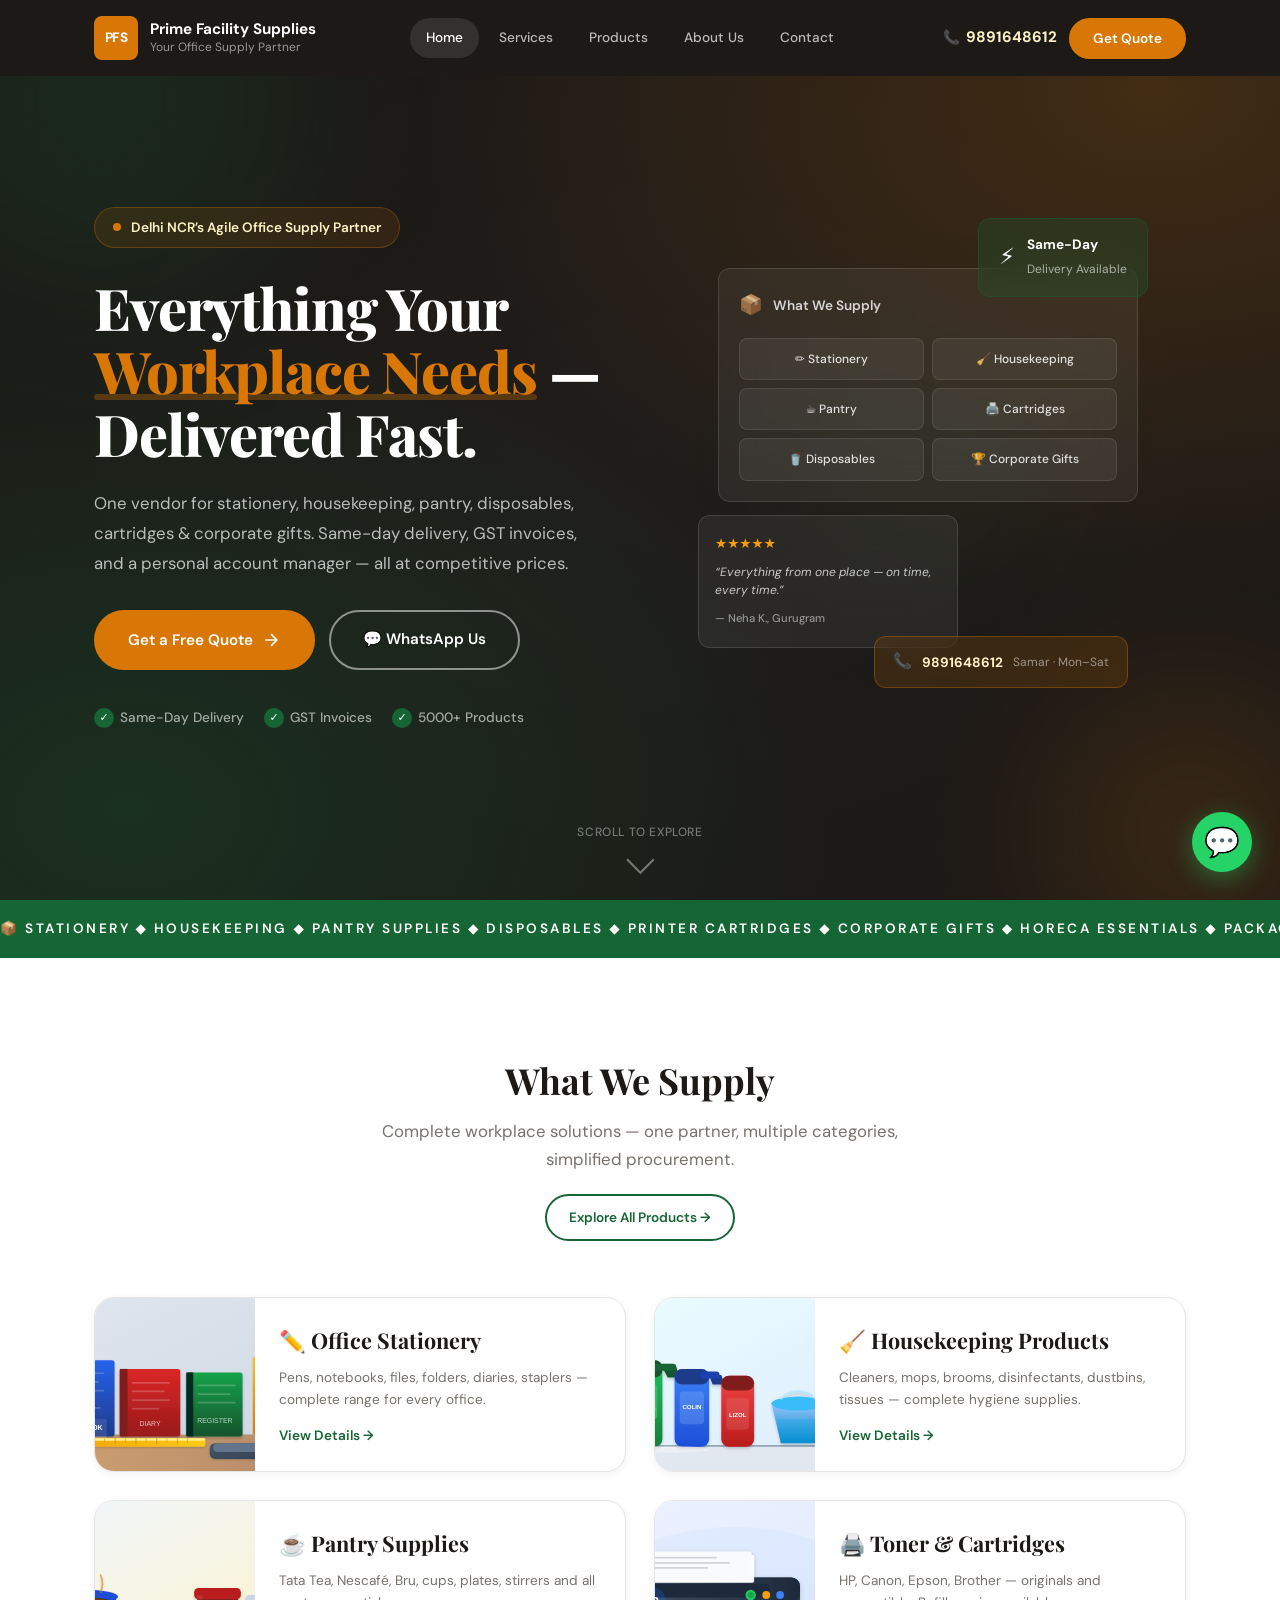
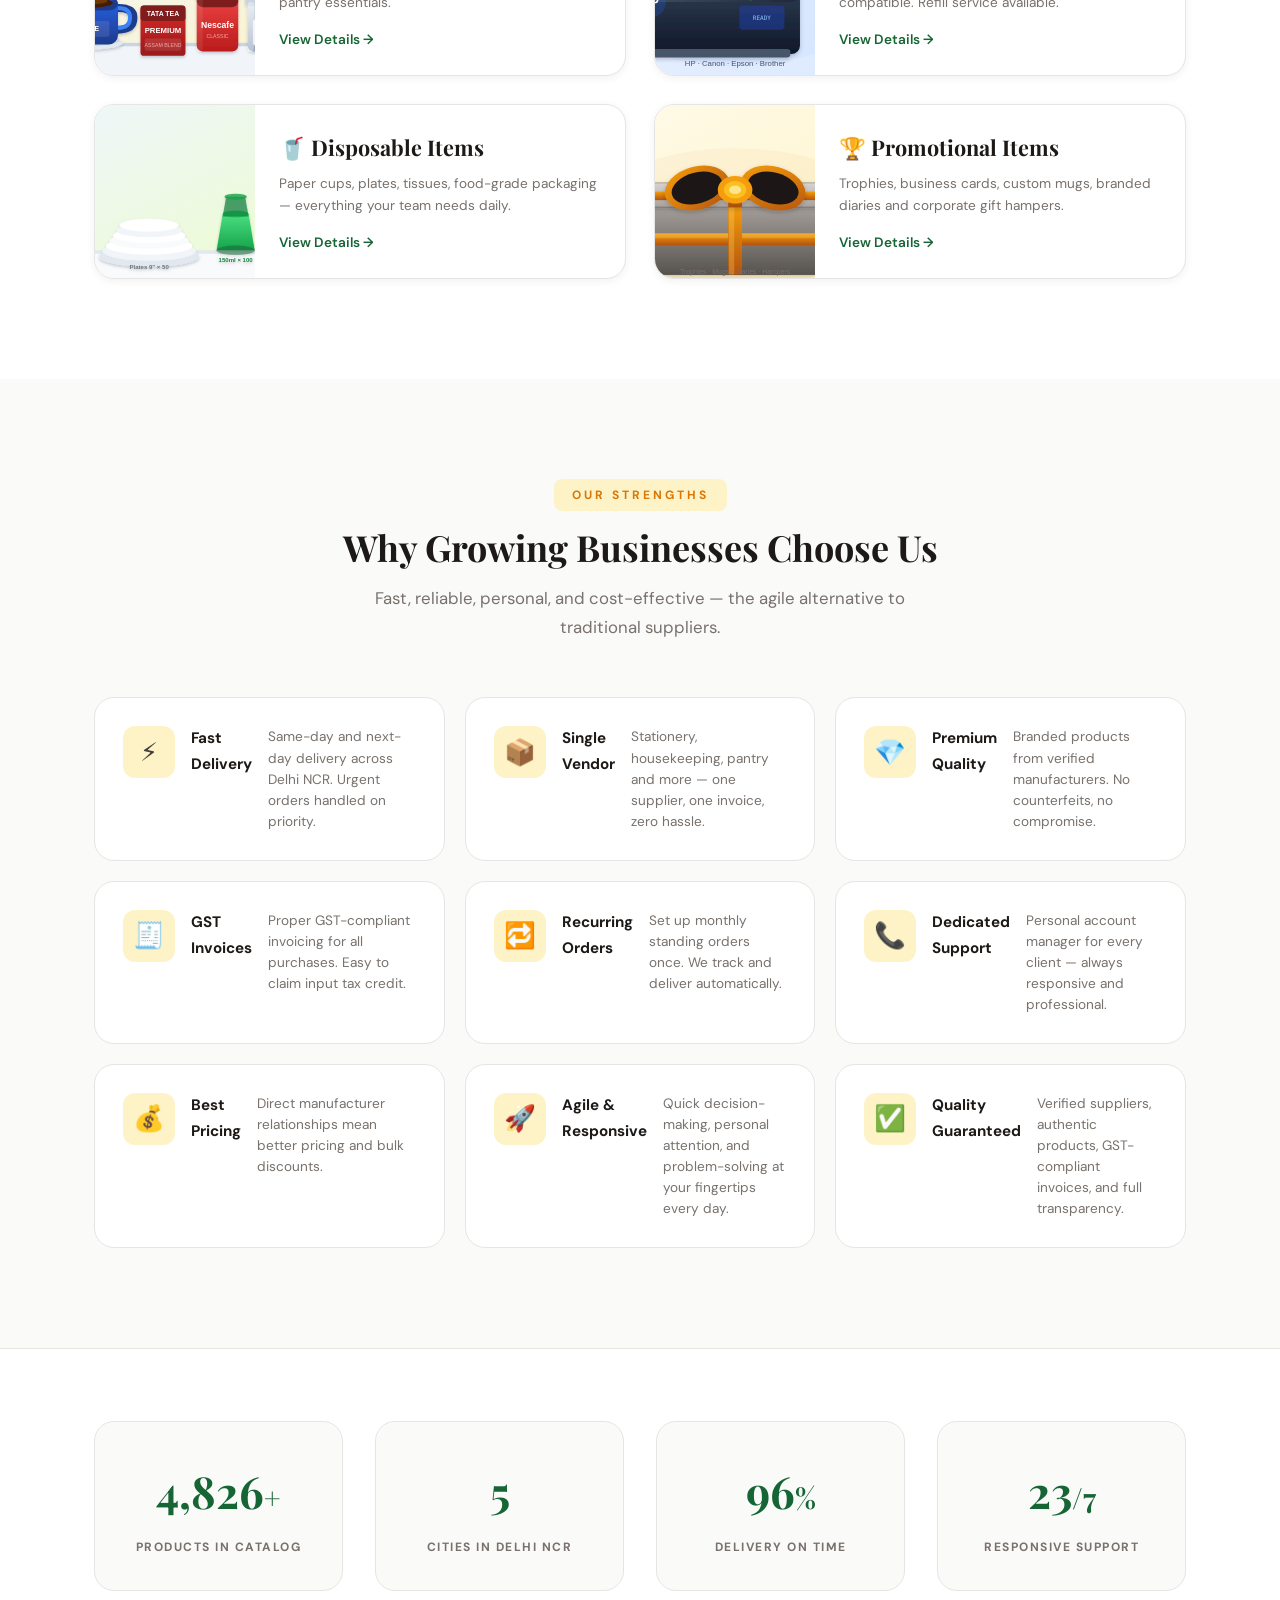
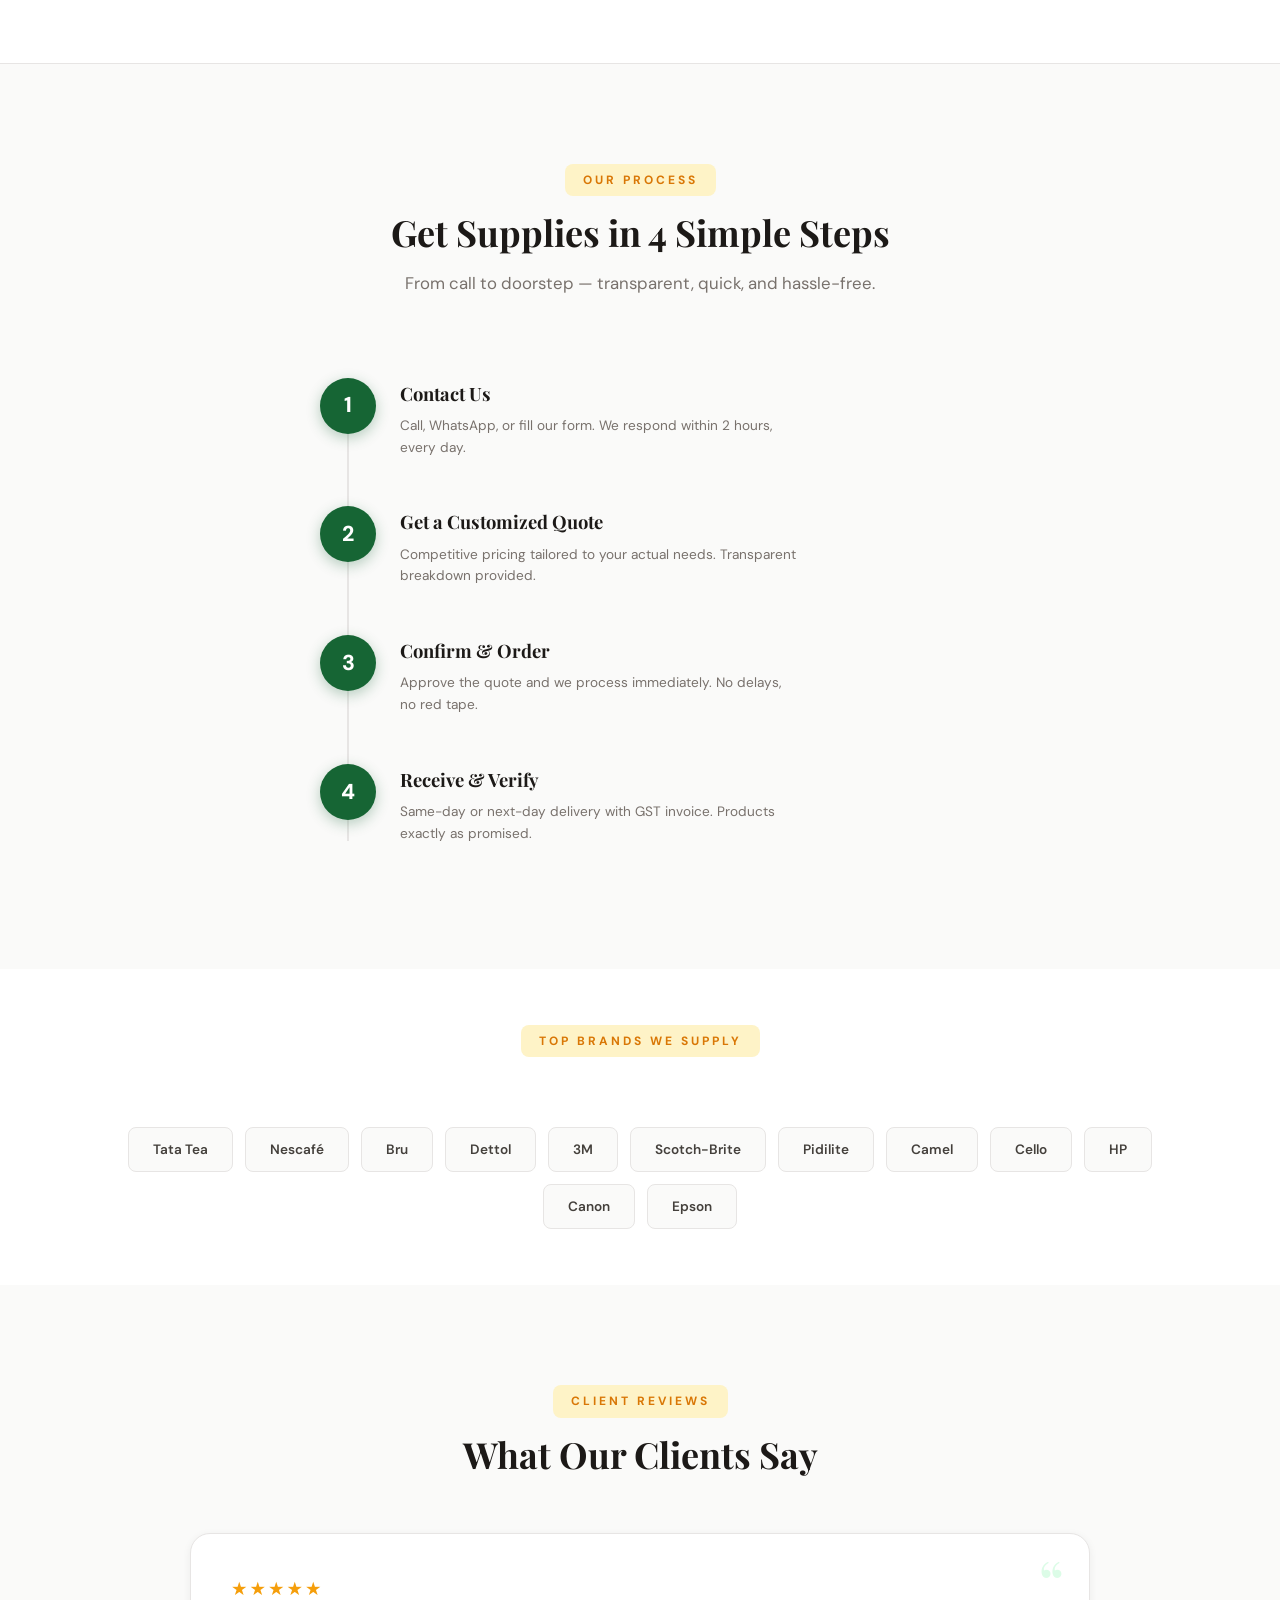
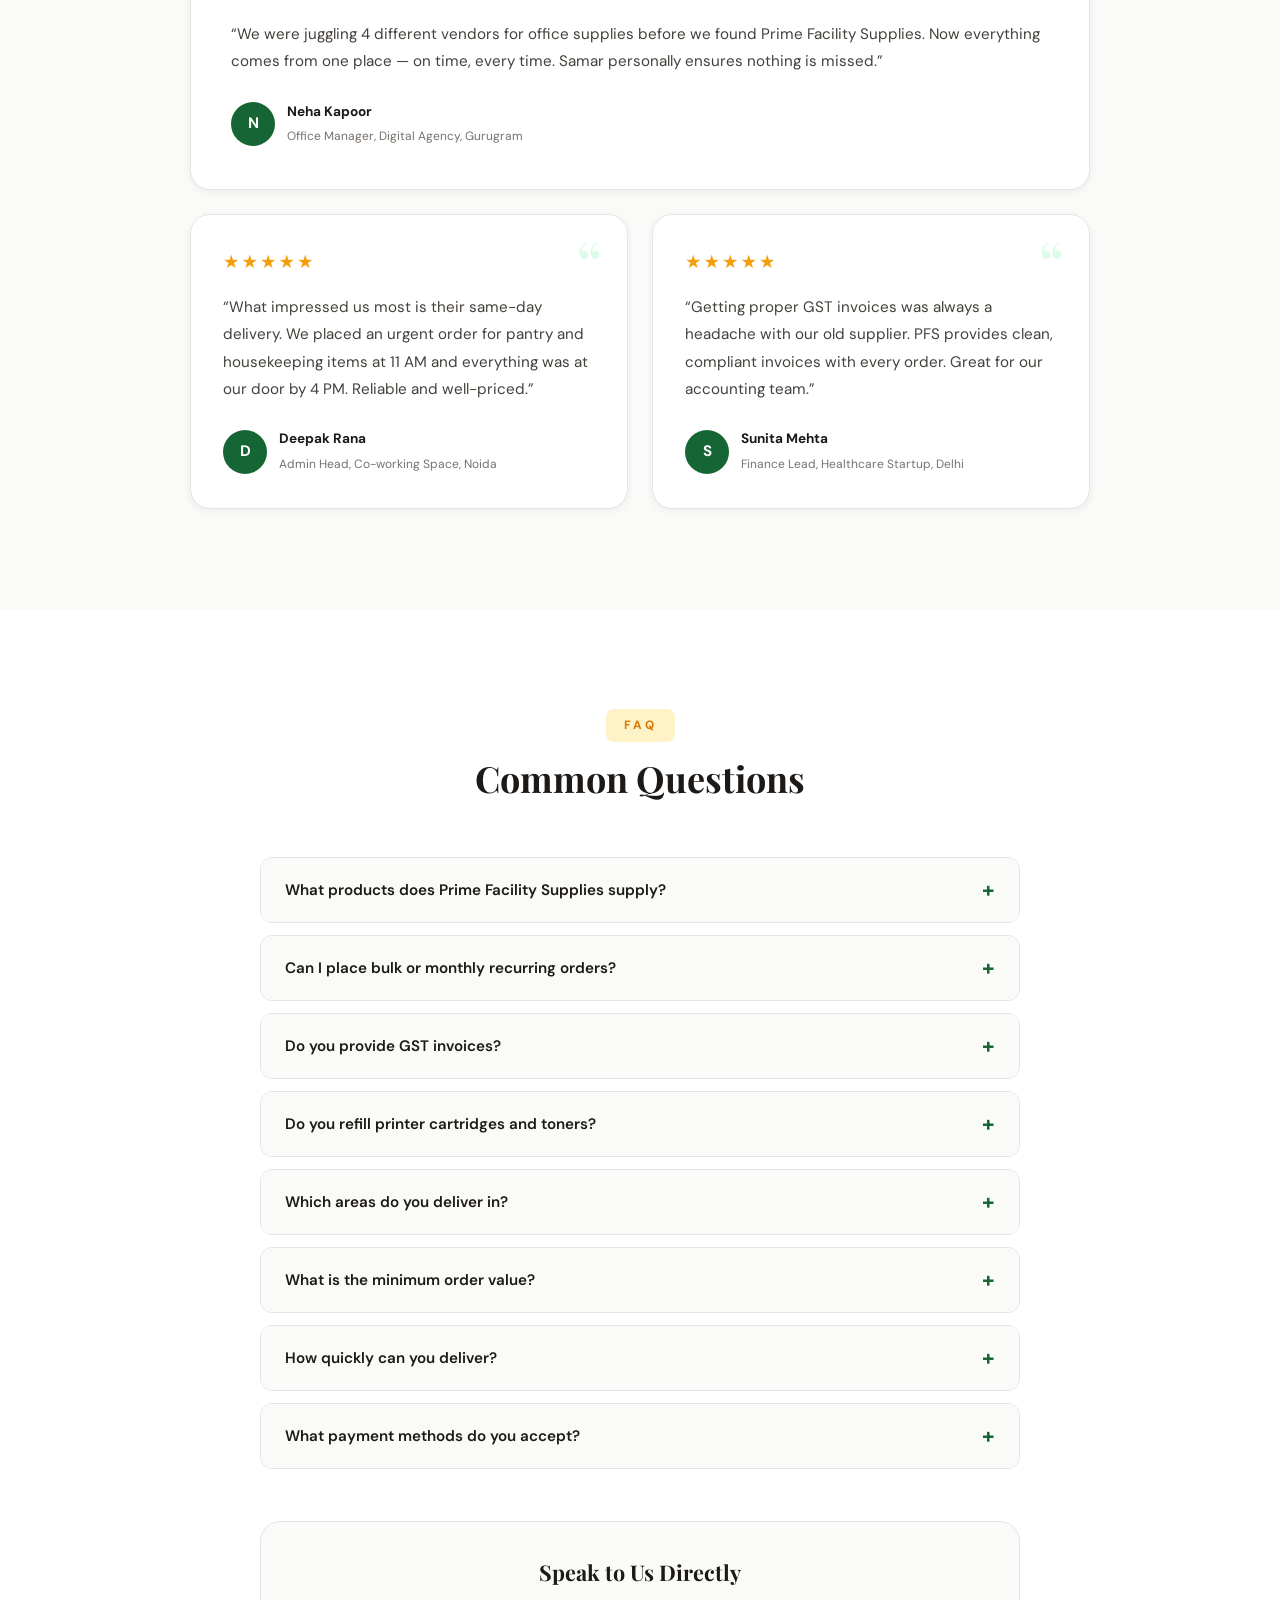
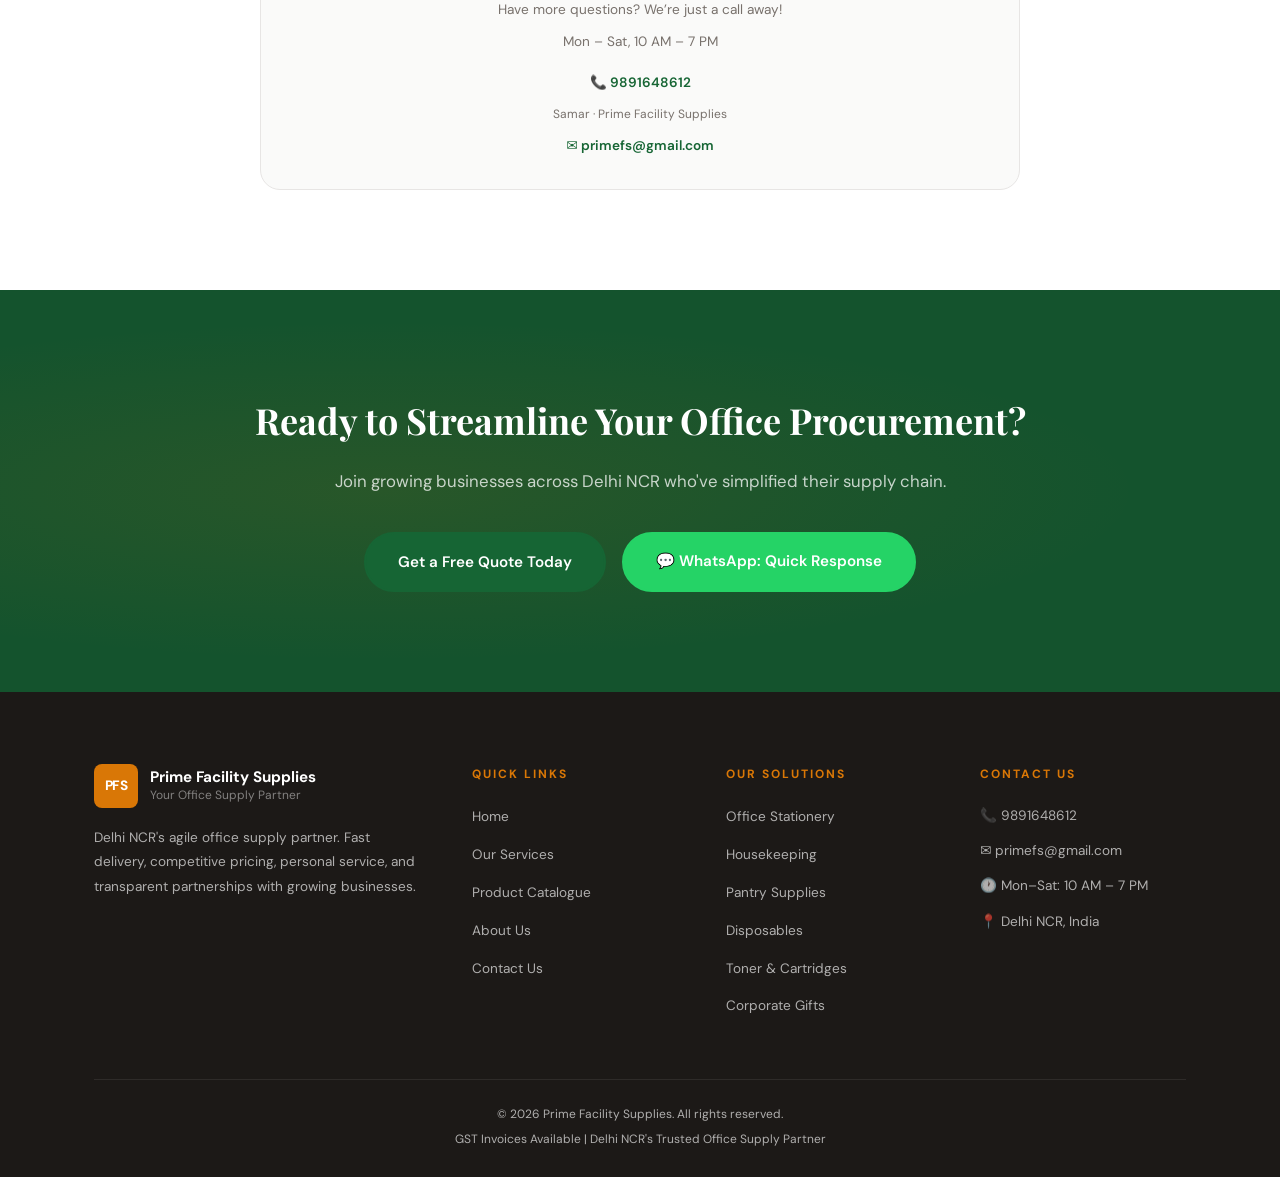
<file: index.html>
﻿<!DOCTYPE html>
<html lang="en">
<head>
  <meta charset="UTF-8">
  <meta name="viewport" content="width=device-width, initial-scale=1.0">
  <title>Prime Facility Supplies — Your Single-Source Office Supply Solution for Delhi NCR</title>
  <meta name="description" content="Fast delivery, competitive pricing, personal service. Prime Facility Supplies is Delhi NCR's agile office supply partner. Office supplies, housekeeping, pantry, disposables, and corporate procurement support.">
  <link rel="preconnect" href="https://fonts.googleapis.com">
  <link rel="preconnect" href="https://fonts.gstatic.com" crossorigin>
  <link href="https://fonts.googleapis.com/css2?family=DM+Sans:wght@400;500;600;700;800&family=Playfair+Display:wght@400;500;600;700;800&display=swap" rel="stylesheet">
  <link rel="stylesheet" href="css/style.css">
  <!-- Favicon -->
  <link rel="icon" href="assets/favicon.svg" type="image/svg+xml">
</head>
<body>
  <!-- ====== HEADER / NAVIGATION ====== -->
  <header class="header" id="header">
    <div class="container header__inner">
      <a href="/prime-facility-solutions/" class="logo">
        <span class="logo__icon">PFS</span>
        <span class="logo__text">
          <strong>Prime Facility Supplies</strong>
          <small>Your Office Supply Partner</small>
        </span>
      </a>
      <nav class="nav" id="nav">
        <ul class="nav__list">
          <li><a href="/prime-facility-solutions/" class="nav__link active">Home</a></li>
          <li><a href="services" class="nav__link">Services</a></li>
          <li><a href="products" class="nav__link">Products</a></li>
          <li><a href="about" class="nav__link">About Us</a></li>
          <li><a href="contact" class="nav__link">Contact</a></li>
        </ul>
      </nav>
      <div class="header__actions">
        <a href="tel:9891648612" class="header__phone hide-mobile">
          <span aria-hidden="true">📞</span> 9891648612
        </a>
        <button class="btn btn--accent btn--sm" id="headerQuoteBtn">Get Quote</button>
        <button class="hamburger" id="hamburger" aria-label="Toggle navigation">
          <span></span><span></span><span></span>
        </button>
      </div>
    </div>
  </header>

  <!-- ====== HERO SECTION ====== -->
  <section class="hero" id="hero">
    <div class="hero__bg-overlay"></div>
    <div class="hero__orb hero__orb--1"></div>
    <div class="hero__orb hero__orb--2"></div>
    <div class="hero__orb hero__orb--3"></div>
    <div class="container hero__inner">
      <div class="hero__left">
        <div class="hero__badge">
          <span class="hero__badge-dot"></span>
          Delhi NCR&rsquo;s Agile Office Supply Partner
        </div>
        <h1 class="hero__title">Everything Your <span class="hero__highlight">Workplace Needs</span> &mdash; Delivered Fast.</h1>
        <p class="hero__subtitle">
          One vendor for stationery, housekeeping, pantry, disposables, cartridges &amp; corporate gifts. Same-day delivery, GST invoices, and a personal account manager &mdash; all at competitive prices.
        </p>
        <div class="hero__cta">
          <button class="btn btn--accent btn--lg hero__cta-btn" id="heroQuoteBtn">
            <span>Get a Free Quote</span>
            <svg width="20" height="20" fill="none" stroke="currentColor" stroke-width="2" viewBox="0 0 24 24"><path d="M5 12h14M12 5l7 7-7 7"/></svg>
          </button>
          <a href="https://wa.me/919891648612" target="_blank" rel="noopener" class="btn btn--outline-white btn--lg hero__cta-btn">
            <span>💬 WhatsApp Us</span>
          </a>
        </div>
        <div class="hero__trust">
          <div class="hero__trust-item">
            <span class="hero__trust-icon">✓</span> Same-Day Delivery
          </div>
          <div class="hero__trust-item">
            <span class="hero__trust-icon">✓</span> GST Invoices
          </div>
          <div class="hero__trust-item">
            <span class="hero__trust-icon">✓</span> 5000+ Products
          </div>
        </div>
      </div>
      <div class="hero__right">
        <div class="hero__card-stack">
          <div class="hero__float-card hero__float-card--main">
            <div class="hero__float-card-header">
              <span class="hero__float-card-icon">📦</span>
              <span>What We Supply</span>
            </div>
            <div class="hero__cat-grid">
              <a href="products" class="hero__cat-chip">✏️ Stationery</a>
              <a href="products" class="hero__cat-chip">🧹 Housekeeping</a>
              <a href="products" class="hero__cat-chip">☕ Pantry</a>
              <a href="products" class="hero__cat-chip">🖨️ Cartridges</a>
              <a href="products" class="hero__cat-chip">🥤 Disposables</a>
              <a href="products" class="hero__cat-chip">🏆 Corporate Gifts</a>
            </div>
          </div>
          <div class="hero__float-card hero__float-card--stat">
            <span class="hero__mini-stat-icon">⚡</span>
            <div>
              <strong>Same-Day</strong>
              <small>Delivery Available</small>
            </div>
          </div>
          <div class="hero__float-card hero__float-card--review">
            <div class="hero__mini-stars">★★★★★</div>
            <p>&ldquo;Everything from one place &mdash; on time, every time.&rdquo;</p>
            <span class="hero__mini-author">&mdash; Neha K., Gurugram</span>
          </div>
          <div class="hero__float-card hero__float-card--contact">
            <span>📞</span>
            <a href="tel:9891648612">9891648612</a>
            <small>Samar &middot; Mon&ndash;Sat</small>
          </div>
        </div>
      </div>
    </div>
    <div class="hero__scroll-hint">
      <span>Scroll to explore</span>
      <div class="hero__scroll-arrow"></div>
    </div>
  </section>

  <!-- ====== MARQUEE TICKER ====== -->
  <div class="marquee">
    <div class="marquee__track">
      <span>📦 STATIONERY ◆ HOUSEKEEPING ◆ PANTRY SUPPLIES ◆ DISPOSABLES ◆ PRINTER CARTRIDGES ◆ CORPORATE GIFTS ◆ HORECA ESSENTIALS ◆ PACKAGING MATERIALS ◆ </span>
      <span>📦 STATIONERY ◆ HOUSEKEEPING ◆ PANTRY SUPPLIES ◆ DISPOSABLES ◆ PRINTER CARTRIDGES ◆ CORPORATE GIFTS ◆ HORECA ESSENTIALS ◆ PACKAGING MATERIALS ◆ </span>
    </div>
  </div>

  <!-- ====== PRODUCT CATEGORIES ====== -->
  <section class="categories" id="categories">
    <div class="container">
      <div class="section-header">
        <h2 class="section-title">What We Supply</h2>
        <p class="section-subtitle">Complete workplace solutions &mdash; one partner, multiple categories, simplified procurement.</p>
        <a href="products" class="btn btn--outline btn--sm">Explore All Products &rarr;</a>
      </div>
      <div class="categories__grid">
        <!-- Card 1: Stationery -->
        <article class="cat-card">
          <div class="cat-card__image">
            <img src="assets/office-stationery-card.svg" alt="Office stationery products illustration" class="cat-card__illustration">
          </div>
          <div class="cat-card__body">
            <h3 class="cat-card__title">✏️ Office Stationery</h3>
            <p class="cat-card__desc">Pens, notebooks, files, folders, diaries, staplers &mdash; complete range for every office.</p>
            <a href="products" class="cat-card__link">View Details &rarr;</a>
          </div>
        </article>
        <!-- Card 2: Housekeeping -->
        <article class="cat-card">
          <div class="cat-card__image">
            <img src="assets/housekeeping-card.svg" alt="Housekeeping products illustration" class="cat-card__illustration">
          </div>
          <div class="cat-card__body">
            <h3 class="cat-card__title">🧹 Housekeeping Products</h3>
            <p class="cat-card__desc">Cleaners, mops, brooms, disinfectants, dustbins, tissues &mdash; complete hygiene supplies.</p>
            <a href="products" class="cat-card__link">View Details &rarr;</a>
          </div>
        </article>
        <!-- Card 3: Pantry -->
        <article class="cat-card">
          <div class="cat-card__image">
            <img src="assets/pantry-supplies-card.svg" alt="Pantry supplies illustration" class="cat-card__illustration">
          </div>
          <div class="cat-card__body">
            <h3 class="cat-card__title">☕ Pantry Supplies</h3>
            <p class="cat-card__desc">Tata Tea, Nescaf&eacute;, Bru, cups, plates, stirrers and all pantry essentials.</p>
            <a href="products" class="cat-card__link">View Details &rarr;</a>
          </div>
        </article>
        <!-- Card 4: Toner & Cartridges -->
        <article class="cat-card">
          <div class="cat-card__image">
            <img src="assets/toner-cartridges-card.svg" alt="Toner and cartridges products illustration" class="cat-card__illustration">
          </div>
          <div class="cat-card__body">
            <h3 class="cat-card__title">🖨️ Toner &amp; Cartridges</h3>
            <p class="cat-card__desc">HP, Canon, Epson, Brother &mdash; originals and compatible. Refill service available.</p>
            <a href="products" class="cat-card__link">View Details &rarr;</a>
          </div>
        </article>
        <!-- Card 5: Disposables -->
        <article class="cat-card">
          <div class="cat-card__image">
            <img src="assets/disposable-items-card.svg" alt="Disposable items products illustration" class="cat-card__illustration">
          </div>
          <div class="cat-card__body">
            <h3 class="cat-card__title">🥤 Disposable Items</h3>
            <p class="cat-card__desc">Paper cups, plates, tissues, food-grade packaging &mdash; everything your team needs daily.</p>
            <a href="products" class="cat-card__link">View Details &rarr;</a>
          </div>
        </article>
        <!-- Card 6: Promotional -->
        <article class="cat-card">
          <div class="cat-card__image">
            <img src="assets/promotional-items-card.svg" alt="Promotional items illustration" class="cat-card__illustration">
          </div>
          <div class="cat-card__body">
            <h3 class="cat-card__title">🏆 Promotional Items</h3>
            <p class="cat-card__desc">Trophies, business cards, custom mugs, branded diaries and corporate gift hampers.</p>
            <a href="products" class="cat-card__link">View Details &rarr;</a>
          </div>
        </article>
      </div>
    </div>
  </section>

  <!-- ====== WHY CHOOSE US / ADVANTAGES ====== -->
  <section class="advantages" id="advantages">
    <div class="container">
      <div class="section-header">
        <span class="section-label">OUR STRENGTHS</span>
        <h2 class="section-title">Why Growing Businesses Choose Us</h2>
        <p class="section-subtitle">Fast, reliable, personal, and cost-effective &mdash; the agile alternative to traditional suppliers.</p>
      </div>
      <div class="advantages__grid">
        <div class="adv-card">
          <span class="adv-card__icon">⚡</span>
          <h3 class="adv-card__title">Fast Delivery</h3>
          <p class="adv-card__desc">Same-day and next-day delivery across Delhi NCR. Urgent orders handled on priority.</p>
        </div>
        <div class="adv-card">
          <span class="adv-card__icon">📦</span>
          <h3 class="adv-card__title">Single Vendor</h3>
          <p class="adv-card__desc">Stationery, housekeeping, pantry and more &mdash; one supplier, one invoice, zero hassle.</p>
        </div>
        <div class="adv-card">
          <span class="adv-card__icon">💎</span>
          <h3 class="adv-card__title">Premium Quality</h3>
          <p class="adv-card__desc">Branded products from verified manufacturers. No counterfeits, no compromise.</p>
        </div>
        <div class="adv-card">
          <span class="adv-card__icon">🧾</span>
          <h3 class="adv-card__title">GST Invoices</h3>
          <p class="adv-card__desc">Proper GST-compliant invoicing for all purchases. Easy to claim input tax credit.</p>
        </div>
        <div class="adv-card">
          <span class="adv-card__icon">🔁</span>
          <h3 class="adv-card__title">Recurring Orders</h3>
          <p class="adv-card__desc">Set up monthly standing orders once. We track and deliver automatically.</p>
        </div>
        <div class="adv-card">
          <span class="adv-card__icon">📞</span>
          <h3 class="adv-card__title">Dedicated Support</h3>
          <p class="adv-card__desc">Personal account manager for every client &mdash; always responsive and professional.</p>
        </div>
        <div class="adv-card">
          <span class="adv-card__icon">💰</span>
          <h3 class="adv-card__title">Best Pricing</h3>
          <p class="adv-card__desc">Direct manufacturer relationships mean better pricing and bulk discounts.</p>
        </div>
        <div class="adv-card">
          <span class="adv-card__icon">🚀</span>
          <h3 class="adv-card__title">Agile & Responsive</h3>
          <p class="adv-card__desc">Quick decision-making, personal attention, and problem-solving at your fingertips every day.</p>
        </div>
        <div class="adv-card">
          <span class="adv-card__icon">✅</span>
          <h3 class="adv-card__title">Quality Guaranteed</h3>
          <p class="adv-card__desc">Verified suppliers, authentic products, GST-compliant invoices, and full transparency.</p>
        </div>
      </div>
    </div>
  </section>

  <!-- ====== STATS COUNTER ====== -->
  <section class="stats" id="stats">
    <div class="container">
      <div class="stats__grid">
        <div class="stat-item">
          <span class="stat-item__number" data-target="5000">0</span><span class="stat-item__plus">+</span>
          <span class="stat-item__label">PRODUCTS IN CATALOG</span>
        </div>
        <div class="stat-item">
          <span class="stat-item__number" data-target="6">0</span><span class="stat-item__plus"></span>
          <span class="stat-item__label">CITIES IN DELHI NCR</span>
        </div>
        <div class="stat-item">
          <span class="stat-item__number" data-target="100">0</span><span class="stat-item__plus">%</span>
          <span class="stat-item__label">DELIVERY ON TIME</span>
        </div>
        <div class="stat-item">
          <span class="stat-item__number" data-target="24">0</span><span class="stat-item__plus">/7</span>
          <span class="stat-item__label">RESPONSIVE SUPPORT</span>
        </div>
      </div>
    </div>
  </section>

  <!-- ====== HOW IT WORKS ====== -->
  <section class="how-it-works" id="how-it-works">
    <div class="container">
      <div class="section-header">
        <span class="section-label">OUR PROCESS</span>
        <h2 class="section-title">Get Supplies in 4 Simple Steps</h2>
        <p class="section-subtitle">From call to doorstep &mdash; transparent, quick, and hassle-free.</p>
      </div>
      <div class="steps__grid">
        <div class="step-card">
          <div class="step-card__number">1</div>
          <div class="step-card__content">
            <h4 class="step-card__title">Contact Us</h4>
            <p class="step-card__desc">Call, WhatsApp, or fill our form. We respond within 2 hours, every day.</p>
          </div>
        </div>
        <div class="step-card">
          <div class="step-card__number">2</div>
          <div class="step-card__content">
            <h4 class="step-card__title">Get a Customized Quote</h4>
            <p class="step-card__desc">Competitive pricing tailored to your actual needs. Transparent breakdown provided.</p>
          </div>
        </div>
        <div class="step-card">
          <div class="step-card__number">3</div>
          <div class="step-card__content">
            <h4 class="step-card__title">Confirm & Order</h4>
            <p class="step-card__desc">Approve the quote and we process immediately. No delays, no red tape.</p>
          </div>
        </div>
        <div class="step-card">
          <div class="step-card__number">4</div>
          <div class="step-card__content">
            <h4 class="step-card__title">Receive & Verify</h4>
            <p class="step-card__desc">Same-day or next-day delivery with GST invoice. Products exactly as promised.</p>
          </div>
        </div>
      </div>
    </div>
  </section>

  <!-- ====== BRANDS ====== -->
  <section class="brands" id="brands">
    <div class="container">
      <div class="section-header">
        <span class="section-label">TOP BRANDS WE SUPPLY</span>
      </div>
      <div class="brands__grid">
        <!-- Placeholder: brand logos replaced with text chips -->
        <div class="brand-chip">Tata Tea</div>
        <div class="brand-chip">Nescaf&eacute;</div>
        <div class="brand-chip">Bru</div>
        <div class="brand-chip">Dettol</div>
        <div class="brand-chip">3M</div>
        <div class="brand-chip">Scotch-Brite</div>
        <div class="brand-chip">Pidilite</div>
        <div class="brand-chip">Camel</div>
        <div class="brand-chip">Cello</div>
        <div class="brand-chip">HP</div>
        <div class="brand-chip">Canon</div>
        <div class="brand-chip">Epson</div>
      </div>
    </div>
  </section>

  <!-- ====== CLIENT REVIEWS ====== -->
  <section class="reviews" id="reviews">
    <div class="container">
      <div class="section-header">
        <span class="section-label">CLIENT REVIEWS</span>
        <h2 class="section-title">What Our Clients Say</h2>
      </div>
      <div class="reviews__grid">
        <div class="review-card">
          <div class="review-card__stars">&#9733;&#9733;&#9733;&#9733;&#9733;</div>
          <p class="review-card__text">&ldquo;We were juggling 4 different vendors for office supplies before we found Prime Facility Supplies. Now everything comes from one place &mdash; on time, every time. Samar personally ensures nothing is missed.&rdquo;</p>
          <div class="review-card__author">
            <div class="review-card__avatar">N</div>
            <div>
              <strong>Neha Kapoor</strong>
              <span>Office Manager, Digital Agency, Gurugram</span>
            </div>
          </div>
        </div>
        <div class="review-card">
          <div class="review-card__stars">&#9733;&#9733;&#9733;&#9733;&#9733;</div>
          <p class="review-card__text">&ldquo;What impressed us most is their same-day delivery. We placed an urgent order for pantry and housekeeping items at 11 AM and everything was at our door by 4 PM. Reliable and well-priced.&rdquo;</p>
          <div class="review-card__author">
            <div class="review-card__avatar">D</div>
            <div>
              <strong>Deepak Rana</strong>
              <span>Admin Head, Co-working Space, Noida</span>
            </div>
          </div>
        </div>
        <div class="review-card">
          <div class="review-card__stars">&#9733;&#9733;&#9733;&#9733;&#9733;</div>
          <p class="review-card__text">&ldquo;Getting proper GST invoices was always a headache with our old supplier. PFS provides clean, compliant invoices with every order. Great for our accounting team.&rdquo;</p>
          <div class="review-card__author">
            <div class="review-card__avatar">S</div>
            <div>
              <strong>Sunita Mehta</strong>
              <span>Finance Lead, Healthcare Startup, Delhi</span>
            </div>
          </div>
        </div>
      </div>
    </div>
  </section>

  <!-- ====== FAQ ====== -->
  <section class="faq" id="faq">
    <div class="container">
      <div class="section-header">
        <span class="section-label">FAQ</span>
        <h2 class="section-title">Common Questions</h2>
      </div>
      <div class="faq__layout">
        <div class="faq__list">
          <div class="faq-item">
            <button class="faq-item__question" aria-expanded="false">
              What products does Prime Facility Supplies supply?
              <span class="faq-item__toggle">+</span>
            </button>
            <div class="faq-item__answer">
              <p>We supply 5000+ office essentials including stationery, housekeeping, pantry, disposables, printer cartridges, packaging and corporate gifts.</p>
            </div>
          </div>
          <div class="faq-item">
            <button class="faq-item__question" aria-expanded="false">
              Can I place bulk or monthly recurring orders?
              <span class="faq-item__toggle">+</span>
            </button>
            <div class="faq-item__answer">
              <p>Yes! We specialize in bulk and recurring monthly orders. Set it up once and we deliver automatically every month based on your requirements.</p>
            </div>
          </div>
          <div class="faq-item">
            <button class="faq-item__question" aria-expanded="false">
              Do you provide GST invoices?
              <span class="faq-item__toggle">+</span>
            </button>
            <div class="faq-item__answer">
              <p>Yes, we provide proper GST-compliant invoices for all purchases so you can easily claim input tax credit.</p>
            </div>
          </div>
          <div class="faq-item">
            <button class="faq-item__question" aria-expanded="false">
              Do you refill printer cartridges and toners?
              <span class="faq-item__toggle">+</span>
            </button>
            <div class="faq-item__answer">
              <p>Yes, we offer cartridge and toner refill services for HP, Canon, Epson, and Brother printers at competitive prices.</p>
            </div>
          </div>
          <div class="faq-item">
            <button class="faq-item__question" aria-expanded="false">
              Which areas do you deliver in?
              <span class="faq-item__toggle">+</span>
            </button>
            <div class="faq-item__answer">
              <p>We deliver across Delhi NCR including Delhi, Gurugram, Noida, Faridabad, and Ghaziabad. Same-day and next-day delivery available.</p>
            </div>
          </div>
          <div class="faq-item">
            <button class="faq-item__question" aria-expanded="false">
              What is the minimum order value?
              <span class="faq-item__toggle">+</span>
            </button>
            <div class="faq-item__answer">
              <p>There is no strict minimum order value. However, for free delivery within Delhi NCR, we recommend a minimum order of &#8377;1,000. Smaller orders can be arranged with nominal delivery charges.</p>
            </div>
          </div>
          <div class="faq-item">
            <button class="faq-item__question" aria-expanded="false">
              How quickly can you deliver?
              <span class="faq-item__toggle">+</span>
            </button>
            <div class="faq-item__answer">
              <p>We offer same-day delivery for orders placed before 12 PM and next-day delivery for all other orders within Delhi NCR. Urgent orders are handled on priority.</p>
            </div>
          </div>
          <div class="faq-item">
            <button class="faq-item__question" aria-expanded="false">
              What payment methods do you accept?
              <span class="faq-item__toggle">+</span>
            </button>
            <div class="faq-item__answer">
              <p>We accept bank transfers (NEFT/RTGS/IMPS), UPI, cheques, and cash on delivery. Credit terms are available for regular corporate clients after initial orders.</p>
            </div>
          </div>
        </div>
        <div class="faq__contact">
          <h4>Speak to Us Directly</h4>
          <p>Have more questions? We&rsquo;re just a call away!</p>
          <p>Mon &ndash; Sat, 10 AM &ndash; 7 PM</p>
          <div class="faq__contact-info">
            <a href="tel:9891648612">📞 9891648612</a>
            <span>Samar &middot; Prime Facility Supplies</span>
            <a href="mailto:primefs@gmail.com">✉️ primefs@gmail.com</a>
          </div>
        </div>
      </div>
    </div>
  </section>

  <!-- ====== CTA SECTION ====== -->
  <section class="cta" id="cta">
    <div class="container">
      <h2 class="cta__title">Ready to Streamline Your Office Procurement?</h2>
      <p class="cta__subtitle">Join growing businesses across Delhi NCR who've simplified their supply chain.</p>
      <div class="cta__buttons">
        <button class="btn btn--primary btn--lg" id="ctaQuoteBtn">Get a Free Quote Today</button>
        <a href="https://wa.me/919891648612" target="_blank" rel="noopener" class="btn btn--whatsapp btn--lg">💬 WhatsApp: Quick Response</a>
      </div>
    </div>
  </section>

  <!-- ====== FOOTER ====== -->
  <footer class="footer" id="footer">
    <div class="container">
      <div class="footer__grid">
        <div class="footer__about">
          <div class="logo logo--footer">
            <span class="logo__icon">PFS</span>
            <span class="logo__text">
              <strong>Prime Facility Supplies</strong>
              <small>Your Office Supply Partner</small>
            </span>
          </div>
          <p>Delhi NCR's agile office supply partner. Fast delivery, competitive pricing, personal service, and transparent partnerships with growing businesses.</p>
        </div>
        <div class="footer__links">
          <h5>QUICK LINKS</h5>
          <ul>
            <li><a href="/prime-facility-solutions/">Home</a></li>
            <li><a href="services">Our Services</a></li>
            <li><a href="products">Product Catalogue</a></li>
            <li><a href="about">About Us</a></li>
            <li><a href="contact">Contact Us</a></li>
          </ul>
        </div>
        <div class="footer__links">
          <h5>OUR SOLUTIONS</h5>
          <ul>
            <li><a href="products">Office Stationery</a></li>
            <li><a href="products">Housekeeping</a></li>
            <li><a href="products">Pantry Supplies</a></li>
            <li><a href="products">Disposables</a></li>
            <li><a href="products">Toner &amp; Cartridges</a></li>
            <li><a href="products">Corporate Gifts</a></li>
          </ul>
        </div>
        <div class="footer__contact">
          <h5>CONTACT US</h5>
          <ul>
            <li><a href="tel:9891648612">📞 9891648612</a></li>
            <li><a href="mailto:primefs@gmail.com">✉️ primefs@gmail.com</a></li>
            <li>🕐 Mon&ndash;Sat: 10 AM &ndash; 7 PM</li>
            <li>📍 Delhi NCR, India</li>
          </ul>
        </div>
      </div>
      <div class="footer__bottom">
        <p>&copy; 2026 Prime Facility Supplies. All rights reserved.</p>
        <p>GST Invoices Available | Delhi NCR's Trusted Office Supply Partner</p>
      </div>
    </div>
  </footer>

  <!-- ====== FLOATING WHATSAPP BUTTON ====== -->
  <a href="https://wa.me/919891648612?text=Hello%21%20I%20need%20a%20quote%20for%20office%20supplies." target="_blank" rel="noopener" class="whatsapp-float" aria-label="Chat on WhatsApp">
    💬
  </a>

  <!-- ====== FLOATING CONTACT BAR (MOBILE) ====== -->
  <div class="mobile-contact-bar">
    <a href="tel:9891648612">📞 <span>9891648612</span> &mdash; Samar</a>
    <a href="mailto:primefs@gmail.com">✉️ <span>primefs@gmail.com</span></a>
    <span>🕐 Mon &ndash; Sat: 10 AM &ndash; 7 PM</span>
    <span>Delhi NCR's #1 Office Supply Partner</span>
  </div>

  <!-- ====== BACK TO TOP ====== -->
  <button class="back-to-top" id="backToTop" aria-label="Back to top">&uarr;</button>

  <!-- ====== QUOTE MODAL ====== -->
  <div class="modal-overlay" id="quoteModal">
    <div class="modal">
      <button class="modal__close" id="modalClose" aria-label="Close modal">&times;</button>
      <h3 class="modal__title">Request a Free Quote</h3>
      <p class="modal__subtitle">Tell us what you need and we&rsquo;ll get back to you within 24 hours.</p>
      <form class="quote-form" id="quoteForm" novalidate>
        <input type="hidden" name="_captcha" value="false"><input type="hidden" name="_subject" value="New Lead from Prime Facility Solutions!"><input type="hidden" name="_next" value="https://mdsuhail.github.io/prime-facility-solutions/">
        <div class="form-group">
          <label for="qName">Full Name *</label>
          <input type="text" id="qName" name="name" placeholder="Your name" required maxlength="100">
          <span class="form-error" id="qNameError"></span>
        </div>
        <div class="form-group">
          <label for="qCompany">Company Name</label>
          <input type="text" id="qCompany" name="company" placeholder="Company name">
        </div>
        <div class="form-group">
          <label for="qPhone">Phone Number *</label>
          <input type="tel" id="qPhone" name="phone" placeholder="10-digit mobile number" required maxlength="15" pattern="[0-9]+">
          <span class="form-error" id="qPhoneError"></span>
        </div>
        <div class="form-group">
          <label for="qEmail">Email Address *</label>
          <input type="email" id="qEmail" name="email" placeholder="your@email.com" required>
          <span class="form-error" id="qEmailError"></span>
        </div>
        <div class="form-group">
          <label for="qCategory">Product Category</label>
          <select id="qCategory" name="category">
            <option value="">Select a category</option>
            <option value="stationery">Office Stationery</option>
            <option value="housekeeping">Housekeeping Products</option>
            <option value="pantry">Pantry Supplies</option>
            <option value="toner">Toner & Cartridges</option>
            <option value="disposables">Disposable Items</option>
            <option value="promotional">Promotional Items</option>
            <option value="multiple">Multiple Categories</option>
          </select>
        </div>
        <div class="form-group">
          <label for="qMessage">Requirements</label>
          <textarea id="qMessage" name="message" rows="4" placeholder="Describe what you need..." required></textarea><span class="form-error" id="qMessageError"></span>
        </div>
        <button type="submit" class="btn btn--primary btn--lg btn--full">Submit Request</button>
      </form>
      <div class="modal__success" id="formSuccess" style="display:none;">
        <span class="modal__success-icon">✅</span>
        <h4>Thank You!</h4>
        <p>Your request has been received. We&rsquo;ll contact you within 24 hours.</p>
        <p><a href="https://wa.me/919891648612">Or WhatsApp us for faster response &rarr;</a></p>
      </div>
    </div>
  </div>

  <script src="js/script.js"></script>
</body>
</html>
</file>
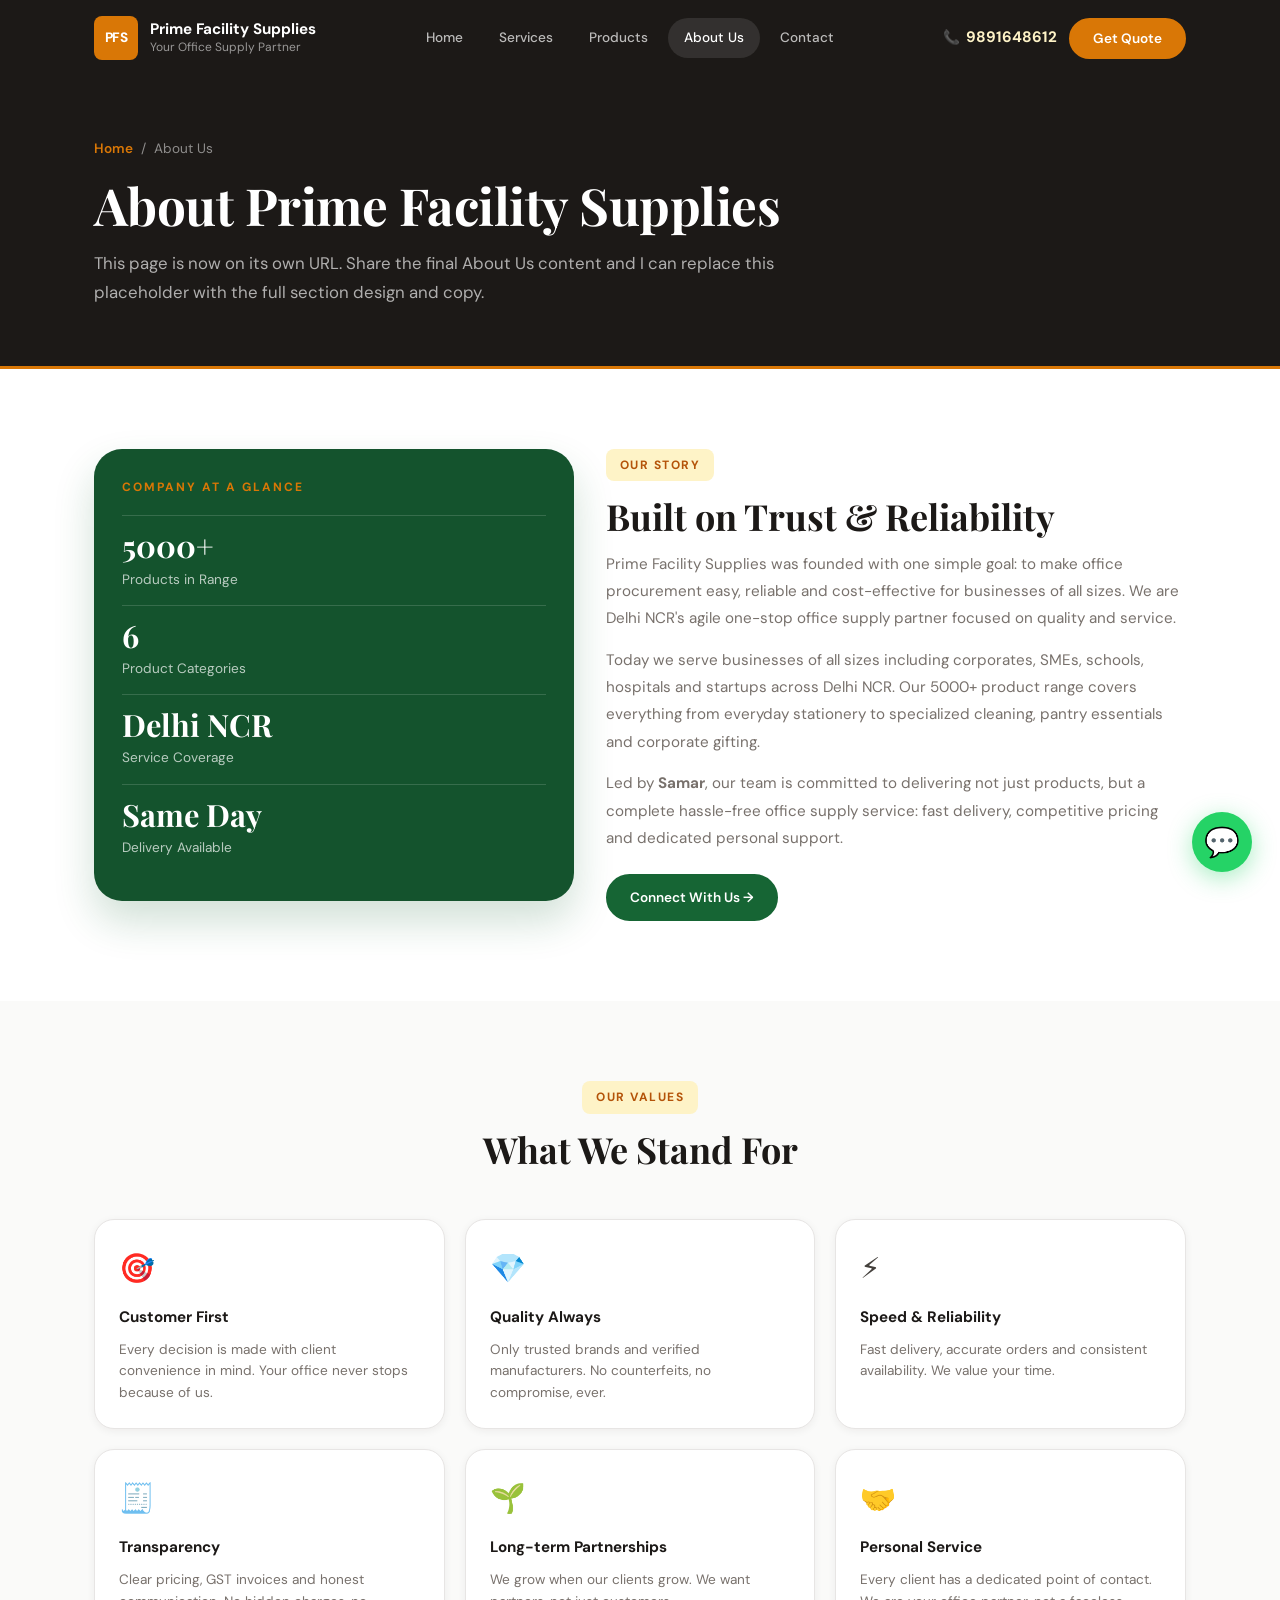
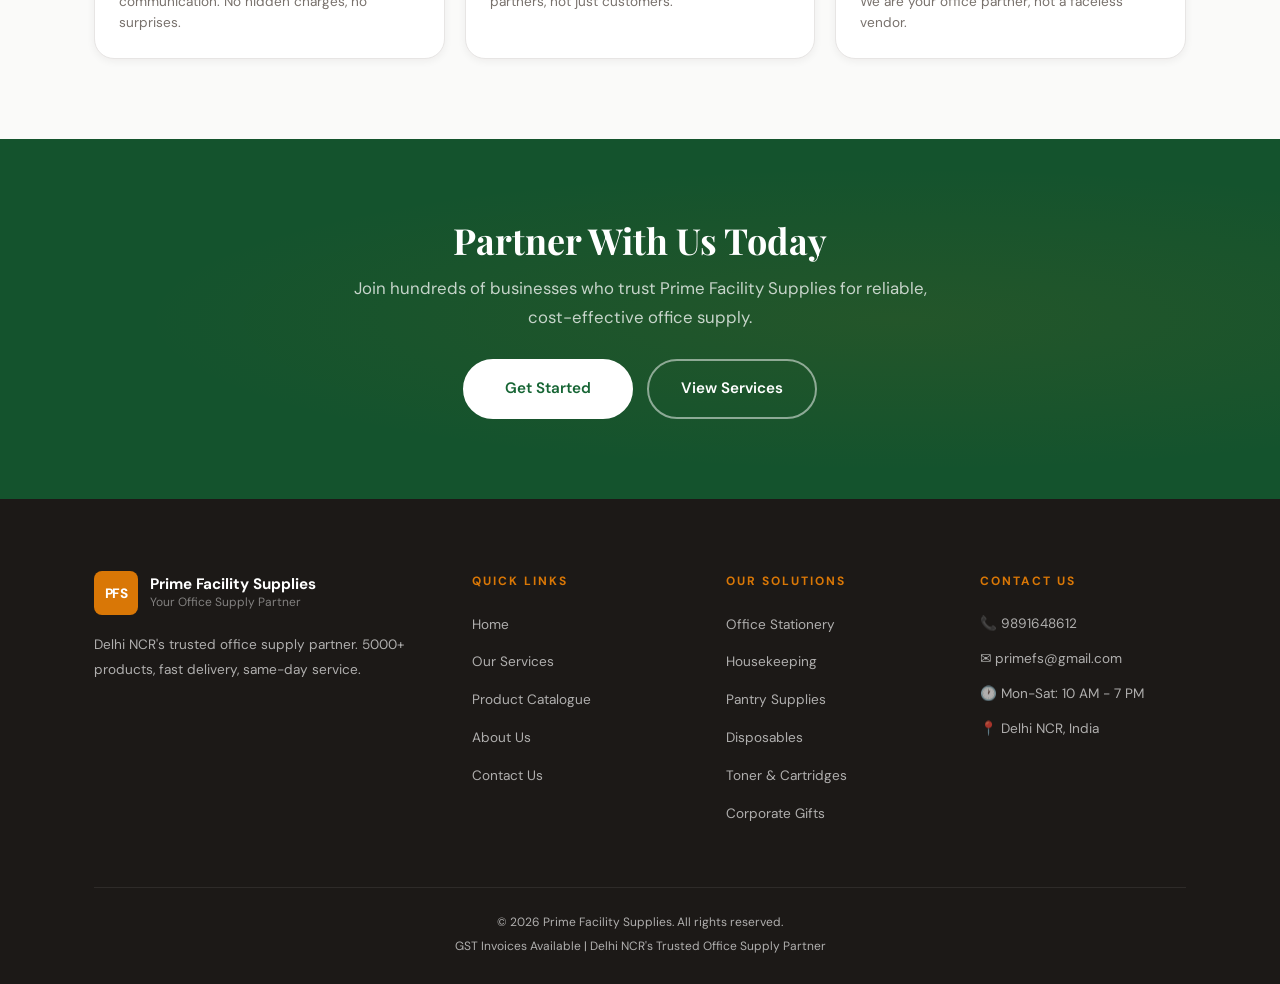
<file: about.html>
﻿<!DOCTYPE html>
<html lang="en">
<head>
  <meta charset="UTF-8">
  <meta name="viewport" content="width=device-width, initial-scale=1.0">
  <title>About Us | Prime Facility Supplies</title>
  <meta name="description" content="Learn about Prime Facility Supplies, Delhi NCR's trusted office supply partner.">
  <link rel="preconnect" href="https://fonts.googleapis.com">
  <link rel="preconnect" href="https://fonts.gstatic.com" crossorigin>
  <link href="https://fonts.googleapis.com/css2?family=DM+Sans:wght@400;500;600;700;800&family=Playfair+Display:wght@400;500;600;700;800&display=swap" rel="stylesheet">
  <link rel="stylesheet" href="css/style.css">
  <link rel="icon" href="assets/favicon.svg" type="image/svg+xml">
</head>
<body>
  <header class="header" id="header">
    <div class="container header__inner">
      <a href="/prime-facility-solutions/" class="logo">
        <span class="logo__icon">PFS</span>
        <span class="logo__text">
          <strong>Prime Facility Supplies</strong>
          <small>Your Office Supply Partner</small>
        </span>
      </a>
      <nav class="nav" id="nav">
        <ul class="nav__list">
          <li><a href="/prime-facility-solutions/" class="nav__link">Home</a></li>
          <li><a href="services" class="nav__link">Services</a></li>
          <li><a href="products" class="nav__link">Products</a></li>
          <li><a href="about" class="nav__link active">About Us</a></li>
          <li><a href="contact" class="nav__link">Contact</a></li>
        </ul>
      </nav>
      <div class="header__actions">
        <a href="tel:9891648612" class="header__phone hide-mobile">
          <span aria-hidden="true">📞</span> 9891648612
        </a>
        <button class="btn btn--accent btn--sm" id="headerQuoteBtn">Get Quote</button>
        <button class="hamburger" id="hamburger" aria-label="Toggle navigation">
          <span></span><span></span><span></span>
        </button>
      </div>
    </div>
  </header>

  <section class="page-hero">
    <div class="container">
      <p class="page-hero__breadcrumb"><a href="/prime-facility-solutions/">Home</a><span>/</span>About Us</p>
      <h1 class="page-hero__title">About Prime Facility Supplies</h1>
      <p class="page-hero__text">This page is now on its own URL. Share the final About Us content and I can replace this placeholder with the full section design and copy.</p>
    </div>
  </section>

  <section class="sec">
    <div class="container">
      <div class="about-grid">
        <div class="about-blue-box">
          <div class="about-glance-label">Company at a Glance</div>
          <div class="ab-stat">
            <div class="ab-stat-n">5000+</div>
            <div class="ab-stat-l">Products in Range</div>
          </div>
          <div class="ab-stat">
            <div class="ab-stat-n">6</div>
            <div class="ab-stat-l">Product Categories</div>
          </div>
          <div class="ab-stat">
            <div class="ab-stat-n">Delhi NCR</div>
            <div class="ab-stat-l">Service Coverage</div>
          </div>
          <div class="ab-stat">
            <div class="ab-stat-n">Same Day</div>
            <div class="ab-stat-l">Delivery Available</div>
          </div>
        </div>

        <div>
          <span class="sec-lbl">Our Story</span>
          <h2 class="sec-h2">Built on Trust &amp; Reliability</h2>
          <p class="about-story-text">Prime Facility Supplies was founded with one simple goal: to make office procurement easy, reliable and cost-effective for businesses of all sizes. We are Delhi NCR's agile one-stop office supply partner focused on quality and service.</p>
          <p class="about-story-text">Today we serve businesses of all sizes including corporates, SMEs, schools, hospitals and startups across Delhi NCR. Our 5000+ product range covers everything from everyday stationery to specialized cleaning, pantry essentials and corporate gifting.</p>
          <p class="about-story-text about-story-text--last">Led by <strong>Samar</strong>, our team is committed to delivering not just products, but a complete hassle-free office supply service: fast delivery, competitive pricing and dedicated personal support.</p>
          <a href="contact" class="btn btn--primary btn--sm">Connect With Us &rarr;</a>
        </div>
      </div>
    </div>
  </section>

  <section class="sec sec-bg">
    <div class="container">
      <div class="values-head">
        <span class="sec-lbl">Our Values</span>
        <h2 class="sec-h2">What We Stand For</h2>
      </div>

      <div class="values-grid">
        <div class="val-card">
          <div class="val-icon">🎯</div>
          <div class="val-title">Customer First</div>
          <p class="val-desc">Every decision is made with client convenience in mind. Your office never stops because of us.</p>
        </div>
        <div class="val-card">
          <div class="val-icon">💎</div>
          <div class="val-title">Quality Always</div>
          <p class="val-desc">Only trusted brands and verified manufacturers. No counterfeits, no compromise, ever.</p>
        </div>
        <div class="val-card">
          <div class="val-icon">⚡</div>
          <div class="val-title">Speed &amp; Reliability</div>
          <p class="val-desc">Fast delivery, accurate orders and consistent availability. We value your time.</p>
        </div>
        <div class="val-card">
          <div class="val-icon">🧾</div>
          <div class="val-title">Transparency</div>
          <p class="val-desc">Clear pricing, GST invoices and honest communication. No hidden charges, no surprises.</p>
        </div>
        <div class="val-card">
          <div class="val-icon">🌱</div>
          <div class="val-title">Long-term Partnerships</div>
          <p class="val-desc">We grow when our clients grow. We want partners, not just customers.</p>
        </div>
        <div class="val-card">
          <div class="val-icon">🤝</div>
          <div class="val-title">Personal Service</div>
          <p class="val-desc">Every client has a dedicated point of contact. We are your office partner, not a faceless vendor.</p>
        </div>
      </div>
    </div>
  </section>

  <section class="cta-banner">
    <div class="container">
      <h2>Partner With Us Today</h2>
      <p>Join hundreds of businesses who trust Prime Facility Supplies for reliable, cost-effective office supply.</p>
      <div class="cta-btns">
        <a href="contact" class="btn btn--light btn--lg btn-wh-solid">Get Started</a>
        <a href="services" class="btn btn--outline-white btn--lg btn-wh-out">View Services</a>
      </div>
    </div>
  </section>

  <footer class="footer" id="footer">
    <div class="container">
      <div class="footer__grid">
        <div class="footer__about">
          <div class="logo logo--footer">
            <span class="logo__icon">PFS</span>
            <span class="logo__text">
              <strong>Prime Facility Supplies</strong>
              <small>Your Office Supply Partner</small>
            </span>
          </div>
          <p>Delhi NCR's trusted office supply partner. 5000+ products, fast delivery, same-day service.</p>
        </div>
        <div class="footer__links">
          <h5>QUICK LINKS</h5>
          <ul>
            <li><a href="/prime-facility-solutions/">Home</a></li>
            <li><a href="services">Our Services</a></li>
            <li><a href="products">Product Catalogue</a></li>
            <li><a href="about">About Us</a></li>
            <li><a href="contact">Contact Us</a></li>
          </ul>
        </div>
        <div class="footer__links">
          <h5>OUR SOLUTIONS</h5>
          <ul>
            <li><a href="products">Office Stationery</a></li>
            <li><a href="products">Housekeeping</a></li>
            <li><a href="products">Pantry Supplies</a></li>
            <li><a href="products">Disposables</a></li>
            <li><a href="products">Toner &amp; Cartridges</a></li>
            <li><a href="products">Corporate Gifts</a></li>
          </ul>
        </div>
        <div class="footer__contact">
          <h5>CONTACT US</h5>
          <ul>
            <li><a href="tel:9891648612">📞 9891648612</a></li>
            <li><a href="mailto:primefs@gmail.com">✉️ primefs@gmail.com</a></li>
            <li>🕐 Mon-Sat: 10 AM - 7 PM</li>
            <li>📍 Delhi NCR, India</li>
          </ul>
        </div>
      </div>
      <div class="footer__bottom">
        <p>&copy; 2026 Prime Facility Supplies. All rights reserved.</p>
        <p>GST Invoices Available | Delhi NCR's Trusted Office Supply Partner</p>
      </div>
    </div>
  </footer>

  <a href="https://wa.me/919891648612?text=Hello%21%20I%20need%20a%20quote%20for%20office%20supplies." target="_blank" rel="noopener" class="whatsapp-float" aria-label="Chat on WhatsApp">💬</a>
  <div class="mobile-contact-bar">
    <a href="tel:9891648612">📞 <span>9891648612</span> - Samar</a>
    <a href="mailto:primefs@gmail.com">✉️ <span>primefs@gmail.com</span></a>
    <span>🕐 Mon - Sat: 10 AM - 7 PM</span>
    <span>Delhi NCR's #1 Office Supply Partner</span>
  </div>
  <button class="back-to-top" id="backToTop" aria-label="Back to top">&uarr;</button>

  <div class="modal-overlay" id="quoteModal">
    <div class="modal">
      <button class="modal__close" id="modalClose" aria-label="Close modal">&times;</button>
      <h3 class="modal__title">Request a Free Quote</h3>
      <p class="modal__subtitle">Tell us what you need and we&rsquo;ll get back to you within 24 hours.</p>
      <form class="quote-form" id="quoteForm" novalidate>
        <input type="hidden" name="_captcha" value="false"><input type="hidden" name="_subject" value="New Lead from Prime Facility Solutions!"><input type="hidden" name="_next" value="https://mdsuhail.github.io/prime-facility-solutions/">
        <div class="form-group">
          <label for="qName">Full Name *</label>
          <input type="text" id="qName" name="name" placeholder="Your name" required maxlength="100">
          <span class="form-error" id="qNameError"></span>
        </div>
        <div class="form-group">
          <label for="qCompany">Company Name</label>
          <input type="text" id="qCompany" name="company" placeholder="Company name">
        </div>
        <div class="form-group">
          <label for="qPhone">Phone Number *</label>
          <input type="tel" id="qPhone" name="phone" placeholder="10-digit mobile number" required maxlength="15" pattern="[0-9]+">
          <span class="form-error" id="qPhoneError"></span>
        </div>
        <div class="form-group">
          <label for="qEmail">Email Address *</label>
          <input type="email" id="qEmail" name="email" placeholder="your@email.com" required>
          <span class="form-error" id="qEmailError"></span>
        </div>
        <div class="form-group">
          <label for="qCategory">Product Category</label>
          <select id="qCategory" name="category">
            <option value="">Select a category</option>
            <option value="stationery">Office Stationery</option>
            <option value="housekeeping">Housekeeping Products</option>
            <option value="pantry">Pantry Supplies</option>
            <option value="toner">Toner &amp; Cartridges</option>
            <option value="disposables">Disposable Items</option>
            <option value="promotional">Promotional Items</option>
            <option value="multiple">Multiple Categories</option>
          </select>
        </div>
        <div class="form-group">
          <label for="qMessage">Requirements</label>
          <textarea id="qMessage" name="message" rows="4" placeholder="Describe what you need..." required></textarea><span class="form-error" id="qMessageError"></span>
        </div>
        <button type="submit" class="btn btn--primary btn--lg btn--full">Submit Request</button>
      </form>
      <div class="modal__success" id="formSuccess" style="display:none;">
        <span class="modal__success-icon">✅</span>
        <h4>Thank You!</h4>
        <p>Your request has been received. We&rsquo;ll contact you within 24 hours.</p>
        <p><a href="https://wa.me/919891648612">Or WhatsApp us for faster response &rarr;</a></p>
      </div>
    </div>
  </div>

  <script src="js/script.js"></script>
</body>
</html>
</file>
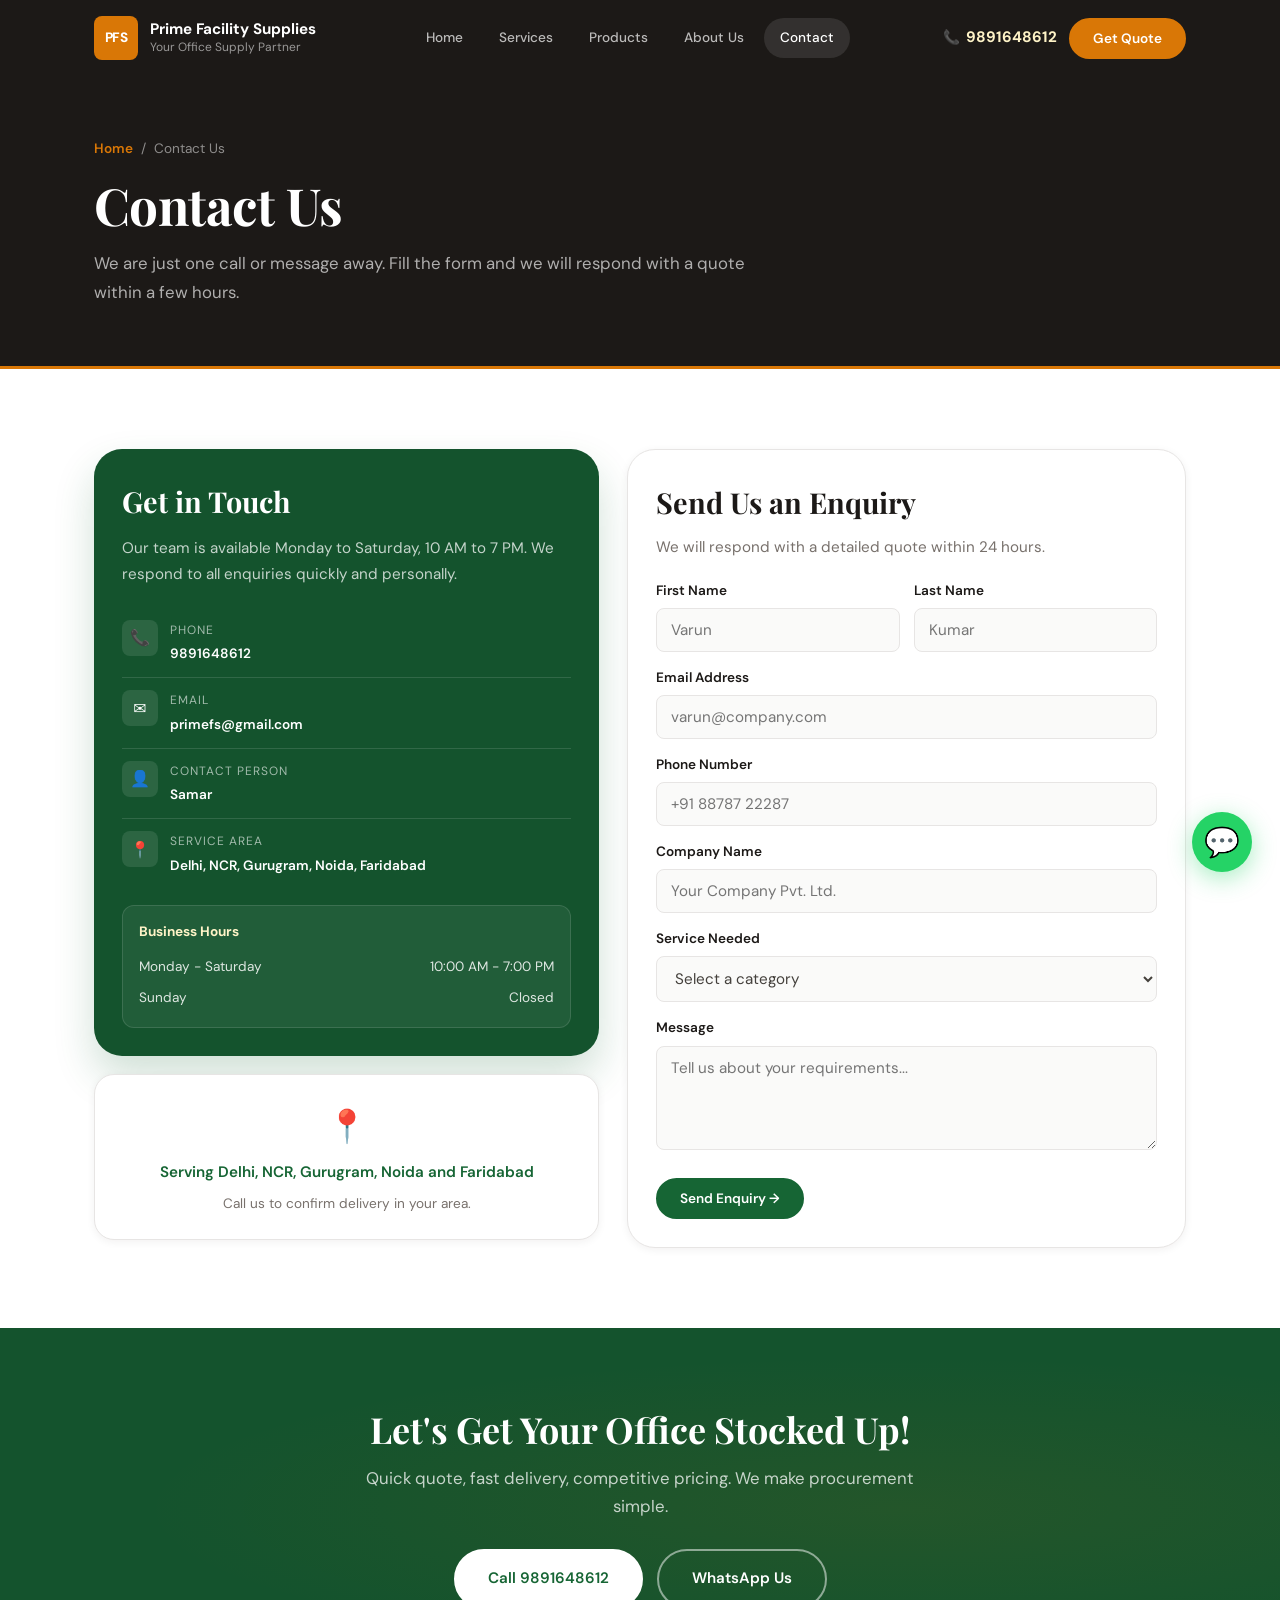
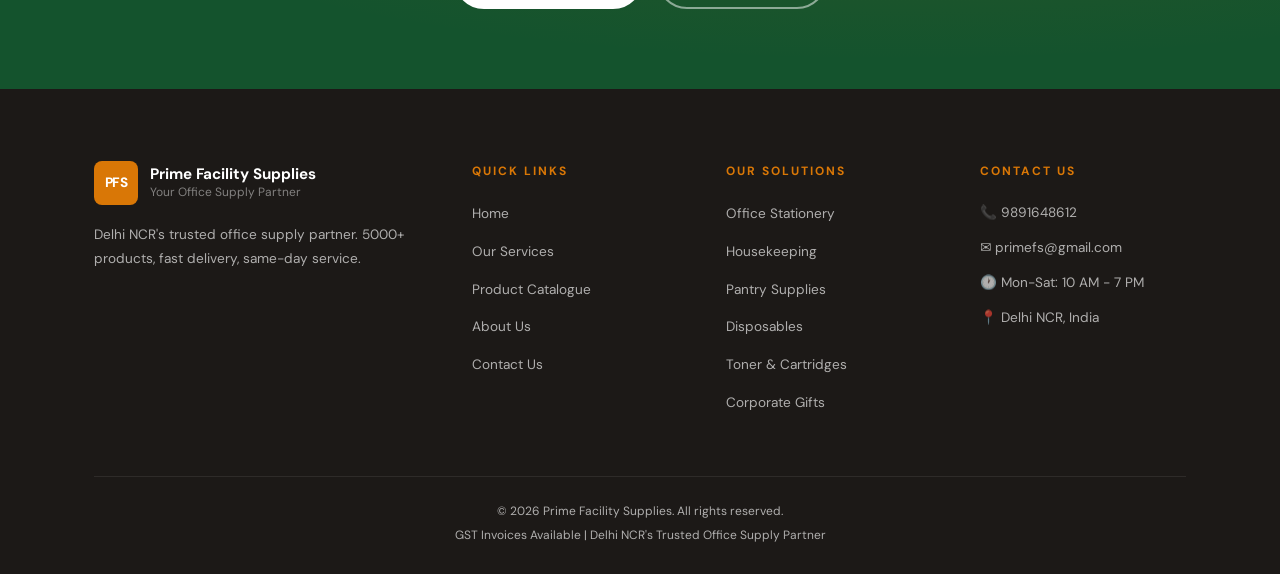
<file: contact.html>
﻿<!DOCTYPE html>
<html lang="en">
<head>
  <meta charset="UTF-8">
  <meta name="viewport" content="width=device-width, initial-scale=1.0">
  <title>Contact | Prime Facility Supplies</title>
  <meta name="description" content="Contact Prime Facility Supplies for office supply quotes and procurement support.">
  <link rel="preconnect" href="https://fonts.googleapis.com">
  <link rel="preconnect" href="https://fonts.gstatic.com" crossorigin>
  <link href="https://fonts.googleapis.com/css2?family=DM+Sans:wght@400;500;600;700;800&family=Playfair+Display:wght@400;500;600;700;800&display=swap" rel="stylesheet">
  <link rel="stylesheet" href="css/style.css">
  <link rel="icon" href="assets/favicon.svg" type="image/svg+xml">
</head>
<body>
  <header class="header" id="header"><div class="container header__inner"><a href="/prime-facility-solutions/" class="logo"><span class="logo__icon">PFS</span><span class="logo__text"><strong>Prime Facility Supplies</strong><small>Your Office Supply Partner</small></span></a><nav class="nav" id="nav"><ul class="nav__list"><li><a href="/prime-facility-solutions/" class="nav__link">Home</a></li><li><a href="services" class="nav__link">Services</a></li><li><a href="products" class="nav__link">Products</a></li><li><a href="about" class="nav__link">About Us</a></li><li><a href="contact" class="nav__link active">Contact</a></li></ul></nav><div class="header__actions"><a href="tel:9891648612" class="header__phone hide-mobile"><span aria-hidden="true">📞</span> 9891648612</a><button class="btn btn--accent btn--sm" id="headerQuoteBtn">Get Quote</button><button class="hamburger" id="hamburger" aria-label="Toggle navigation"><span></span><span></span><span></span></button></div></div></header>
  <section class="page-hero">
    <div class="container">
      <p class="page-hero__breadcrumb"><a href="/prime-facility-solutions/">Home</a><span>/</span>Contact Us</p>
      <h1 class="page-hero__title">Contact Us</h1>
      <p class="page-hero__text">We are just one call or message away. Fill the form and we will respond with a quote within a few hours.</p>
    </div>
  </section>

  <section class="sec">
    <div class="container">
      <div class="contact-grid">
        <div>
          <div class="contact-info-box">
            <h3>Get in Touch</h3>
            <p>Our team is available Monday to Saturday, 10 AM to 7 PM. We respond to all enquiries quickly and personally.</p>

            <div class="ci-row">
              <div class="ci-ico">📞</div>
              <div>
                <div class="ci-lbl">Phone</div>
                <div class="ci-val"><a href="tel:9891648612">9891648612</a></div>
              </div>
            </div>

            <div class="ci-row">
              <div class="ci-ico">✉️</div>
              <div>
                <div class="ci-lbl">Email</div>
                <div class="ci-val"><a href="mailto:primefs@gmail.com">primefs@gmail.com</a></div>
              </div>
            </div>

            <div class="ci-row">
              <div class="ci-ico">👤</div>
              <div>
                <div class="ci-lbl">Contact Person</div>
                <div class="ci-val">Samar</div>
              </div>
            </div>

            <div class="ci-row">
              <div class="ci-ico">📍</div>
              <div>
                <div class="ci-lbl">Service Area</div>
                <div class="ci-val">Delhi, NCR, Gurugram, Noida, Faridabad</div>
              </div>
            </div>

            <div class="hours-box">
              <div class="hours-title">Business Hours</div>
              <div class="hours-row">
                <span>Monday - Saturday</span>
                <span>10:00 AM - 7:00 PM</span>
              </div>
              <div class="hours-row">
                <span>Sunday</span>
                <span>Closed</span>
              </div>
            </div>
          </div>

          <div class="map-box">
            <div class="map-box__icon">📍</div>
            <p class="map-box__title">Serving Delhi, NCR, Gurugram, Noida and Faridabad</p>
            <p class="map-box__sub">Call us to confirm delivery in your area.</p>
          </div>
        </div>

        <div class="contact-form-box">
          <h3>Send Us an Enquiry</h3>
          <p>We will respond with a detailed quote within 24 hours.</p>

          <form action="https://formsubmit.co/suhailsiddiqui1993@gmail.com" method="POST">
            <input type="hidden" name="_captcha" value="false"><input type="hidden" name="_subject" value="New Lead from Prime Facility Solutions!"><input type="hidden" name="_next" value="https://mdsuhail.github.io/prime-facility-solutions/">
            <div class="form-2col">
              <div class="form-g">
                <label for="cFirst">First Name</label>
                <input id="cFirst" type="text" name="first_name" placeholder="Varun" required maxlength="50">
              </div>
              <div class="form-g">
                <label for="cLast">Last Name</label>
                <input id="cLast" type="text" name="last_name" placeholder="Kumar" required maxlength="50">
              </div>
            </div>

            <div class="form-g">
              <label for="cEmail">Email Address</label>
              <input id="cEmail" type="email" name="email" placeholder="varun@company.com" required>
            </div>

            <div class="form-g">
              <label for="cPhone">Phone Number</label>
              <input id="cPhone" type="tel" name="phone" placeholder="+91 88787 22287" required maxlength="15" pattern="[0-9]+">
            </div>

            <div class="form-g">
              <label for="cCompany">Company Name</label>
              <input id="cCompany" type="text" name="company" placeholder="Your Company Pvt. Ltd.">
            </div>

            <div class="form-g">
              <label for="cService">Service Needed</label>
              <select id="cService" name="service">
                <option>Select a category</option>
                <option>Office Stationery</option>
                <option>Housekeeping Products</option>
                <option>Pantry Supplies</option>
                <option>Toner &amp; Cartridges</option>
                <option>Disposable Items</option>
                <option>Corporate Gifts</option>
                <option>Multiple / Bulk Order</option>
              </select>
            </div>

            <div class="form-g">
              <label for="cMsg">Message</label>
              <textarea id="cMsg" name="message" rows="4" placeholder="Tell us about your requirements..." required></textarea>
            </div>

            <button type="submit" class="btn btn--primary btn--sm btn-submit">Send Enquiry &rarr;</button>
          </form>
        </div>
      </div>
    </div>
  </section>

  <section class="cta-banner">
    <div class="container">
      <h2>Let's Get Your Office Stocked Up!</h2>
      <p>Quick quote, fast delivery, competitive pricing. We make procurement simple.</p>
      <div class="cta-btns">
        <a class="btn btn--light btn--lg btn-wh-solid" href="tel:9891648612">Call 9891648612</a>
        <a class="btn btn--outline-white btn--lg btn-wh-out" href="https://wa.me/919891648612" target="_blank" rel="noopener">WhatsApp Us</a>
      </div>
    </div>
  </section>
  <footer class="footer" id="footer"><div class="container"><div class="footer__grid"><div class="footer__about"><div class="logo logo--footer"><span class="logo__icon">PFS</span><span class="logo__text"><strong>Prime Facility Supplies</strong><small>Your Office Supply Partner</small></span></div><p>Delhi NCR's trusted office supply partner. 5000+ products, fast delivery, same-day service.</p></div><div class="footer__links"><h5>QUICK LINKS</h5><ul><li><a href="/prime-facility-solutions/">Home</a></li><li><a href="services">Our Services</a></li><li><a href="products">Product Catalogue</a></li><li><a href="about">About Us</a></li><li><a href="contact">Contact Us</a></li></ul></div><div class="footer__links"><h5>OUR SOLUTIONS</h5><ul><li><a href="products">Office Stationery</a></li><li><a href="products">Housekeeping</a></li><li><a href="products">Pantry Supplies</a></li><li><a href="products">Disposables</a></li><li><a href="products">Toner &amp; Cartridges</a></li><li><a href="products">Corporate Gifts</a></li></ul></div><div class="footer__contact"><h5>CONTACT US</h5><ul><li><a href="tel:9891648612">📞 9891648612</a></li><li><a href="mailto:primefs@gmail.com">✉️ primefs@gmail.com</a></li><li>🕐 Mon-Sat: 10 AM - 7 PM</li><li>📍 Delhi NCR, India</li></ul></div></div><div class="footer__bottom"><p>&copy; 2026 Prime Facility Supplies. All rights reserved.</p><p>GST Invoices Available | Delhi NCR's Trusted Office Supply Partner</p></div></div></footer>
  <a href="https://wa.me/919891648612?text=Hello%21%20I%20need%20a%20quote%20for%20office%20supplies." target="_blank" rel="noopener" class="whatsapp-float" aria-label="Chat on WhatsApp">💬</a><div class="mobile-contact-bar"><a href="tel:9891648612">📞 <span>9891648612</span> - Samar</a><a href="mailto:primefs@gmail.com">✉️ <span>primefs@gmail.com</span></a><span>🕐 Mon - Sat: 10 AM - 7 PM</span><span>Delhi NCR's #1 Office Supply Partner</span></div><button class="back-to-top" id="backToTop" aria-label="Back to top">&uarr;</button><div class="modal-overlay" id="quoteModal"><div class="modal"><button class="modal__close" id="modalClose" aria-label="Close modal">&times;</button><h3 class="modal__title">Request a Free Quote</h3><p class="modal__subtitle">Tell us what you need and we&rsquo;ll get back to you within 24 hours.</p><form class="quote-form" id="quoteForm" novalidate><input type="hidden" name="_captcha" value="false"><input type="hidden" name="_subject" value="New Lead from Prime Facility Solutions!"><input type="hidden" name="_next" value="https://mdsuhail.github.io/prime-facility-solutions/"><div class="form-group"><label for="qName">Full Name *</label><input type="text" id="qName" name="name" placeholder="Your name" required maxlength="100"><span class="form-error" id="qNameError"></span></div><div class="form-group"><label for="qCompany">Company Name</label><input type="text" id="qCompany" name="company" placeholder="Company name"></div><div class="form-group"><label for="qPhone">Phone Number *</label><input type="tel" id="qPhone" name="phone" placeholder="10-digit mobile number" required maxlength="15" pattern="[0-9]+"><span class="form-error" id="qPhoneError"></span></div><div class="form-group"><label for="qEmail">Email Address *</label><input type="email" id="qEmail" name="email" placeholder="your@email.com" required><span class="form-error" id="qEmailError"></span></div><div class="form-group"><label for="qCategory">Product Category</label><select id="qCategory" name="category"><option value="">Select a category</option><option value="stationery">Office Stationery</option><option value="housekeeping">Housekeeping Products</option><option value="pantry">Pantry Supplies</option><option value="toner">Toner &amp; Cartridges</option><option value="disposables">Disposable Items</option><option value="promotional">Promotional Items</option><option value="multiple">Multiple Categories</option></select></div><div class="form-group"><label for="qMessage">Requirements</label><textarea id="qMessage" name="message" rows="4" placeholder="Describe what you need..." required></textarea><span class="form-error" id="qMessageError"></span></div><button type="submit" class="btn btn--primary btn--lg btn--full">Submit Request</button></form><div class="modal__success" id="formSuccess" style="display:none;"><span class="modal__success-icon">✅</span><h4>Thank You!</h4><p>Your request has been received. We&rsquo;ll contact you within 24 hours.</p><p><a href="https://wa.me/919891648612">Or WhatsApp us for faster response &rarr;</a></p></div></div></div><script src="js/script.js"></script>
</body>
</html>
</file>
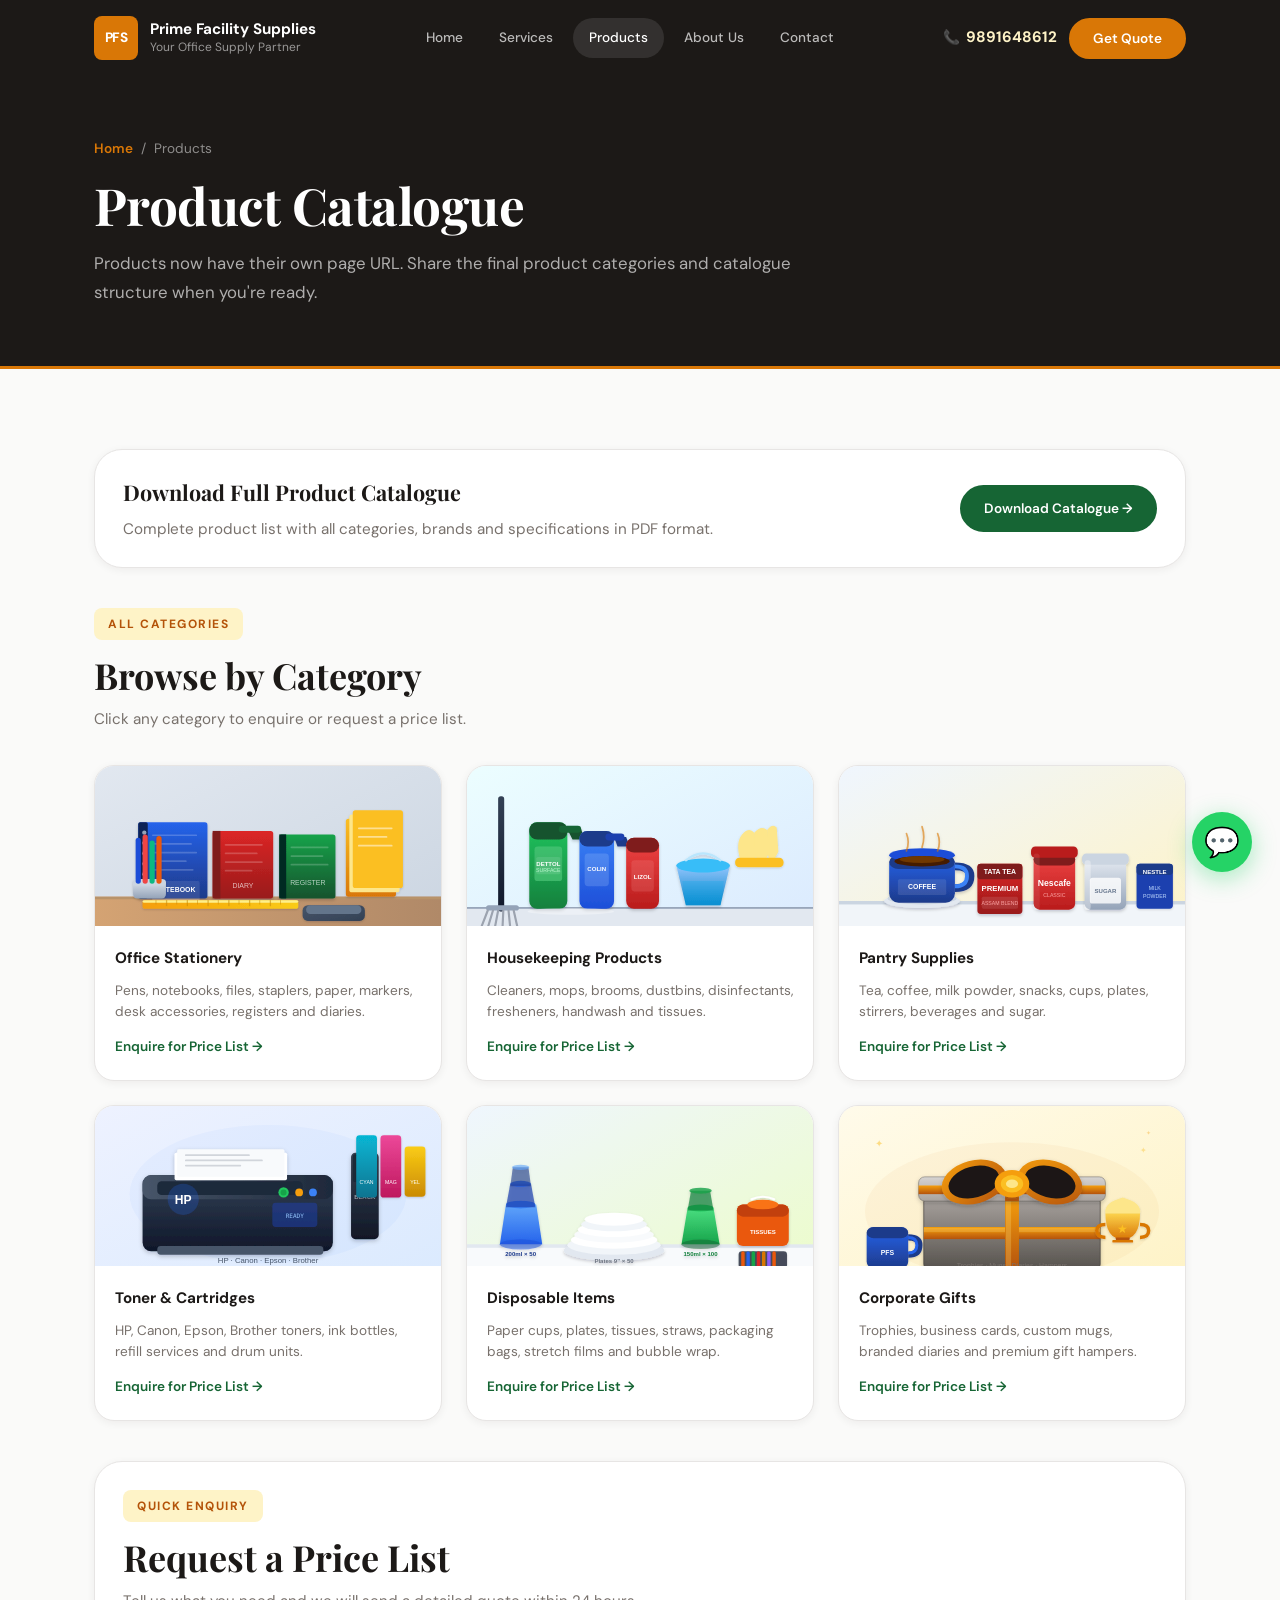
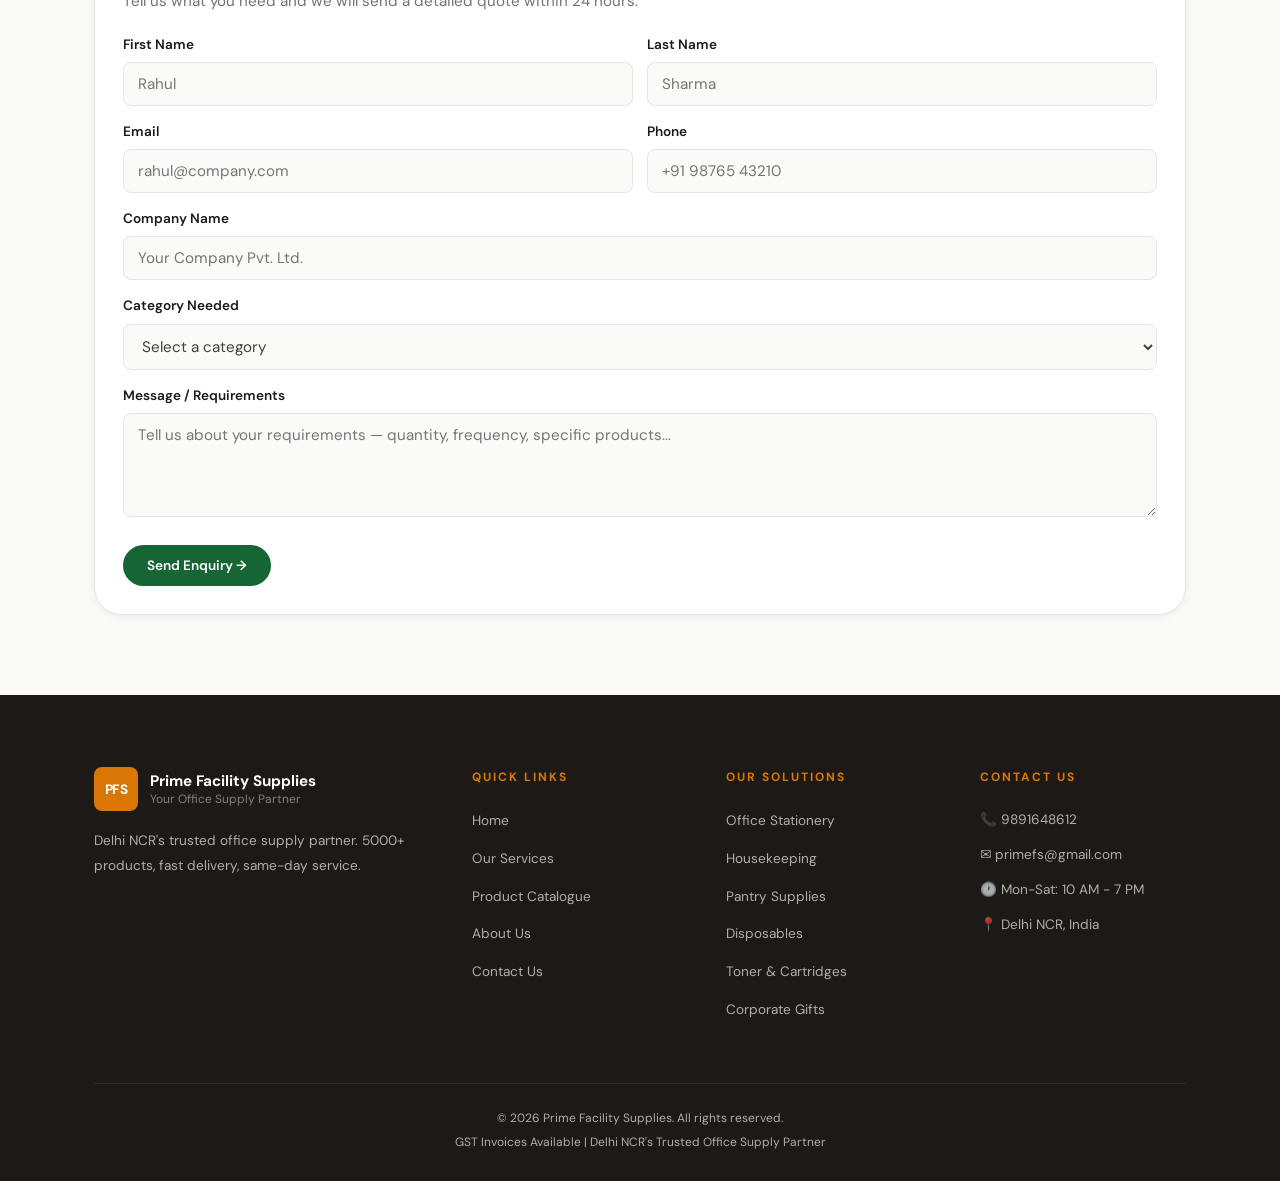
<file: products.html>
﻿<!DOCTYPE html>
<html lang="en">
<head>
  <meta charset="UTF-8">
  <meta name="viewport" content="width=device-width, initial-scale=1.0">
  <title>Products | Prime Facility Supplies</title>
  <meta name="description" content="Browse Prime Facility Supplies product categories and office supply solutions.">
  <link rel="preconnect" href="https://fonts.googleapis.com">
  <link rel="preconnect" href="https://fonts.gstatic.com" crossorigin>
  <link href="https://fonts.googleapis.com/css2?family=DM+Sans:wght@400;500;600;700;800&family=Playfair+Display:wght@400;500;600;700;800&display=swap" rel="stylesheet">
  <link rel="stylesheet" href="css/style.css">
  <link rel="icon" href="assets/favicon.svg" type="image/svg+xml">
</head>
<body>
  <header class="header" id="header"><div class="container header__inner"><a href="/prime-facility-solutions/" class="logo"><span class="logo__icon">PFS</span><span class="logo__text"><strong>Prime Facility Supplies</strong><small>Your Office Supply Partner</small></span></a><nav class="nav" id="nav"><ul class="nav__list"><li><a href="/prime-facility-solutions/" class="nav__link">Home</a></li><li><a href="services" class="nav__link">Services</a></li><li><a href="products" class="nav__link active">Products</a></li><li><a href="about" class="nav__link">About Us</a></li><li><a href="contact" class="nav__link">Contact</a></li></ul></nav><div class="header__actions"><a href="tel:9891648612" class="header__phone hide-mobile"><span aria-hidden="true">📞</span> 9891648612</a><button class="btn btn--accent btn--sm" id="headerQuoteBtn">Get Quote</button><button class="hamburger" id="hamburger" aria-label="Toggle navigation"><span></span><span></span><span></span></button></div></div></header>
  <section class="page-hero"><div class="container"><p class="page-hero__breadcrumb"><a href="/prime-facility-solutions/">Home</a><span>/</span>Products</p><h1 class="page-hero__title">Product Catalogue</h1><p class="page-hero__text">Products now have their own page URL. Share the final product categories and catalogue structure when you're ready.</p></div></section>
  <section class="catalogue-page">
    <div class="container">
      <div class="dl-box">
        <div>
          <h3>Download Full Product Catalogue</h3>
          <p>Complete product list with all categories, brands and specifications in PDF format.</p>
        </div>
        <a class="btn btn--primary btn--sm btn-dl" href="https://drive.google.com/file/d/1yCi_dJsbsmjfye-fBOBYK1sy9AF_Fnx6/view" target="_blank" rel="noopener">Download Catalogue &rarr;</a>
      </div>

      <div class="catalogue-intro">
        <span class="sec-lbl">All Categories</span>
        <h2 class="sec-h2">Browse by Category</h2>
        <p class="sec-sub">Click any category to enquire or request a price list.</p>
      </div>

      <div class="cat-list-grid">
        <a class="cat-list-card" href="contact">
          <div class="cat-list-img"><img src="assets/office-stationery-card.svg" alt="Office stationery"></div>
          <div class="cat-list-body">
            <div class="cl-name">Office Stationery</div>
            <p class="cl-items">Pens, notebooks, files, staplers, paper, markers, desk accessories, registers and diaries.</p>
            <span class="cl-link">Enquire for Price List &rarr;</span>
          </div>
        </a>

        <a class="cat-list-card" href="contact">
          <div class="cat-list-img"><img src="assets/housekeeping-card.svg" alt="Housekeeping products"></div>
          <div class="cat-list-body">
            <div class="cl-name">Housekeeping Products</div>
            <p class="cl-items">Cleaners, mops, brooms, dustbins, disinfectants, fresheners, handwash and tissues.</p>
            <span class="cl-link">Enquire for Price List &rarr;</span>
          </div>
        </a>

        <a class="cat-list-card" href="contact">
          <div class="cat-list-img"><img src="assets/pantry-supplies-card.svg" alt="Pantry supplies"></div>
          <div class="cat-list-body">
            <div class="cl-name">Pantry Supplies</div>
            <p class="cl-items">Tea, coffee, milk powder, snacks, cups, plates, stirrers, beverages and sugar.</p>
            <span class="cl-link">Enquire for Price List &rarr;</span>
          </div>
        </a>

        <a class="cat-list-card" href="contact">
          <div class="cat-list-img"><img src="assets/toner-cartridges-card.svg" alt="Toner and cartridges"></div>
          <div class="cat-list-body">
            <div class="cl-name">Toner &amp; Cartridges</div>
            <p class="cl-items">HP, Canon, Epson, Brother toners, ink bottles, refill services and drum units.</p>
            <span class="cl-link">Enquire for Price List &rarr;</span>
          </div>
        </a>

        <a class="cat-list-card" href="contact">
          <div class="cat-list-img"><img src="assets/disposable-items-card.svg" alt="Disposable items"></div>
          <div class="cat-list-body">
            <div class="cl-name">Disposable Items</div>
            <p class="cl-items">Paper cups, plates, tissues, straws, packaging bags, stretch films and bubble wrap.</p>
            <span class="cl-link">Enquire for Price List &rarr;</span>
          </div>
        </a>

        <a class="cat-list-card" href="contact">
          <div class="cat-list-img"><img src="assets/promotional-items-card.svg" alt="Corporate gifts"></div>
          <div class="cat-list-body">
            <div class="cl-name">Corporate Gifts</div>
            <p class="cl-items">Trophies, business cards, custom mugs, branded diaries and premium gift hampers.</p>
            <span class="cl-link">Enquire for Price List &rarr;</span>
          </div>
        </a>
      </div>

      <div class="enq-box">
        <span class="sec-lbl">Quick Enquiry</span>
        <h2 class="sec-h2">Request a Price List</h2>
        <p class="sec-sub">Tell us what you need and we will send a detailed quote within 24 hours.</p>
        <form class="quick-enquiry-form" action="https://formsubmit.co/suhailsiddiqui1993@gmail.com" method="POST">
          <input type="hidden" name="_captcha" value="false"><input type="hidden" name="_subject" value="New Lead from Prime Facility Solutions!"><input type="hidden" name="_next" value="https://mdsuhail.github.io/prime-facility-solutions/">
          <div class="form-2col">
            <div class="form-g">
              <label for="qeFirst">First Name</label>
              <input id="qeFirst" type="text" name="first_name" placeholder="Rahul" required maxlength="50">
            </div>
            <div class="form-g">
              <label for="qeLast">Last Name</label>
              <input id="qeLast" type="text" name="last_name" placeholder="Sharma" required maxlength="50">
            </div>
          </div>
          <div class="form-2col">
            <div class="form-g">
              <label for="qeEmail">Email</label>
              <input id="qeEmail" type="email" name="email" placeholder="rahul@company.com" required>
            </div>
            <div class="form-g">
              <label for="qePhone">Phone</label>
              <input id="qePhone" type="tel" name="phone" placeholder="+91 98765 43210" required maxlength="15" pattern="[0-9]+">
            </div>
          </div>
          <div class="form-g">
            <label for="qeCompany">Company Name</label>
            <input id="qeCompany" type="text" name="company" placeholder="Your Company Pvt. Ltd.">
          </div>
          <div class="form-g">
            <label for="qeCategory">Category Needed</label>
            <select id="qeCategory" name="category">
              <option>Select a category</option>
              <option>Office Stationery</option>
              <option>Housekeeping Products</option>
              <option>Pantry Supplies</option>
              <option>Toner &amp; Cartridges</option>
              <option>Disposable Items</option>
              <option>Corporate Gifts</option>
              <option>Multiple / Bulk Order</option>
            </select>
          </div>
          <div class="form-g">
            <label for="qeMsg">Message / Requirements</label>
            <textarea id="qeMsg" name="message" rows="4" placeholder="Tell us about your requirements — quantity, frequency, specific products..." required></textarea>
          </div>
          <button type="submit" class="btn btn--primary btn--sm btn-submit">Send Enquiry &rarr;</button>
        </form>
      </div>
    </div>
  </section>
  <footer class="footer" id="footer"><div class="container"><div class="footer__grid"><div class="footer__about"><div class="logo logo--footer"><span class="logo__icon">PFS</span><span class="logo__text"><strong>Prime Facility Supplies</strong><small>Your Office Supply Partner</small></span></div><p>Delhi NCR's trusted office supply partner. 5000+ products, fast delivery, same-day service.</p></div><div class="footer__links"><h5>QUICK LINKS</h5><ul><li><a href="/prime-facility-solutions/">Home</a></li><li><a href="services">Our Services</a></li><li><a href="products">Product Catalogue</a></li><li><a href="about">About Us</a></li><li><a href="contact">Contact Us</a></li></ul></div><div class="footer__links"><h5>OUR SOLUTIONS</h5><ul><li><a href="products">Office Stationery</a></li><li><a href="products">Housekeeping</a></li><li><a href="products">Pantry Supplies</a></li><li><a href="products">Disposables</a></li><li><a href="products">Toner &amp; Cartridges</a></li><li><a href="products">Corporate Gifts</a></li></ul></div><div class="footer__contact"><h5>CONTACT US</h5><ul><li><a href="tel:9891648612">📞 9891648612</a></li><li><a href="mailto:primefs@gmail.com">✉️ primefs@gmail.com</a></li><li>🕐 Mon-Sat: 10 AM - 7 PM</li><li>📍 Delhi NCR, India</li></ul></div></div><div class="footer__bottom"><p>&copy; 2026 Prime Facility Supplies. All rights reserved.</p><p>GST Invoices Available | Delhi NCR's Trusted Office Supply Partner</p></div></div></footer>
  <a href="https://wa.me/919891648612?text=Hello%21%20I%20need%20a%20quote%20for%20office%20supplies." target="_blank" rel="noopener" class="whatsapp-float" aria-label="Chat on WhatsApp">💬</a><div class="mobile-contact-bar"><a href="tel:9891648612">📞 <span>9891648612</span> - Samar</a><a href="mailto:primefs@gmail.com">✉️ <span>primefs@gmail.com</span></a><span>🕐 Mon - Sat: 10 AM - 7 PM</span><span>Delhi NCR's #1 Office Supply Partner</span></div><button class="back-to-top" id="backToTop" aria-label="Back to top">&uarr;</button><div class="modal-overlay" id="quoteModal"><div class="modal"><button class="modal__close" id="modalClose" aria-label="Close modal">&times;</button><h3 class="modal__title">Request a Free Quote</h3><p class="modal__subtitle">Tell us what you need and we&rsquo;ll get back to you within 24 hours.</p><form class="quote-form" id="quoteForm" novalidate><div class="form-group"><label for="qName">Full Name *</label><input type="text" id="qName" name="name" placeholder="Your name" required maxlength="100"><span class="form-error" id="qNameError"></span></div><div class="form-group"><label for="qCompany">Company Name</label><input type="text" id="qCompany" name="company" placeholder="Company name"></div><div class="form-group"><label for="qPhone">Phone Number *</label><input type="tel" id="qPhone" name="phone" placeholder="10-digit mobile number" required maxlength="15" pattern="[0-9]+"><span class="form-error" id="qPhoneError"></span></div><div class="form-group"><label for="qEmail">Email Address *</label><input type="email" id="qEmail" name="email" placeholder="your@email.com" required><span class="form-error" id="qEmailError"></span></div><div class="form-group"><label for="qCategory">Product Category</label><select id="qCategory" name="category"><option value="">Select a category</option><option value="stationery">Office Stationery</option><option value="housekeeping">Housekeeping Products</option><option value="pantry">Pantry Supplies</option><option value="toner">Toner &amp; Cartridges</option><option value="disposables">Disposable Items</option><option value="promotional">Promotional Items</option><option value="multiple">Multiple Categories</option></select></div><div class="form-group"><label for="qMessage">Requirements</label><textarea id="qMessage" name="message" rows="4" placeholder="Describe what you need..." required></textarea><span class="form-error" id="qMessageError"></span></div><button type="submit" class="btn btn--primary btn--lg btn--full">Submit Request</button></form><div class="modal__success" id="formSuccess" style="display:none;"><span class="modal__success-icon">✅</span><h4>Thank You!</h4><p>Your request has been received. We&rsquo;ll contact you within 24 hours.</p><p><a href="https://wa.me/919891648612">Or WhatsApp us for faster response &rarr;</a></p></div></div></div><script src="js/script.js"></script>
</body>
</html>
</file>
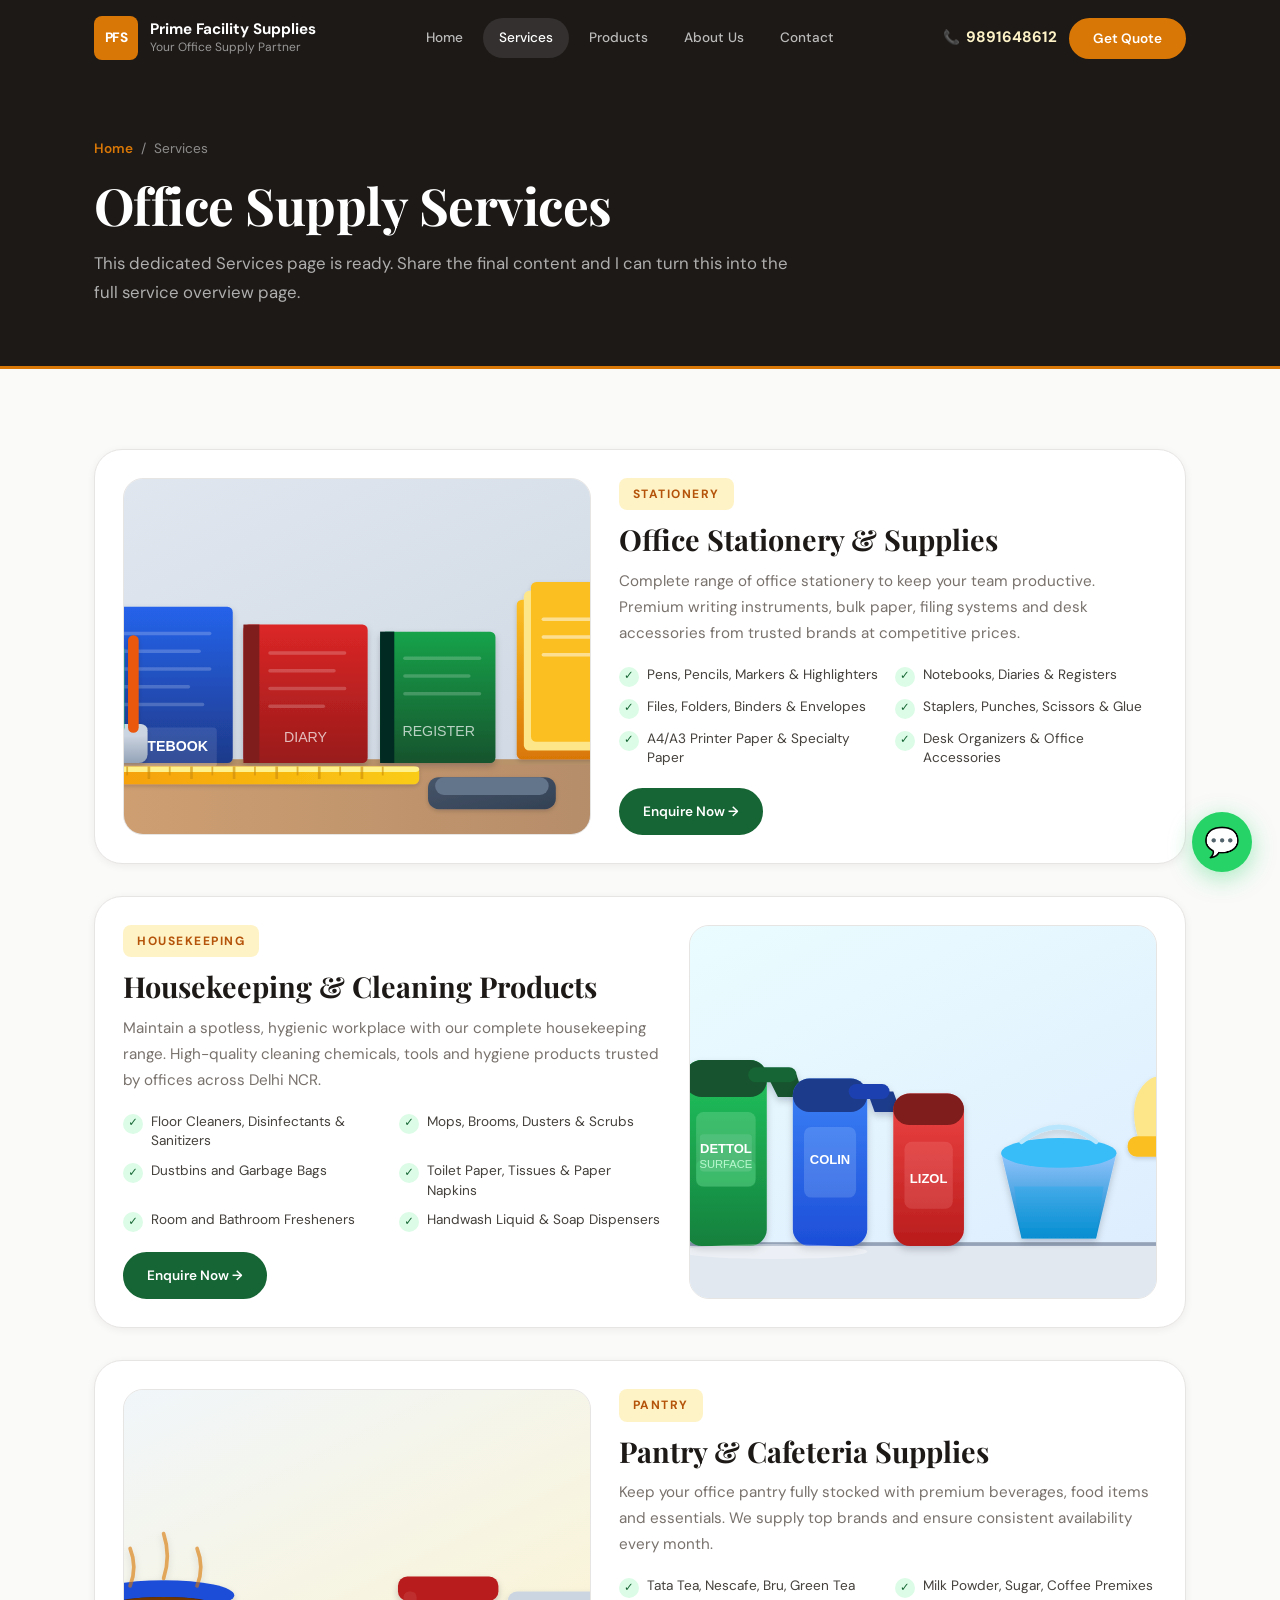
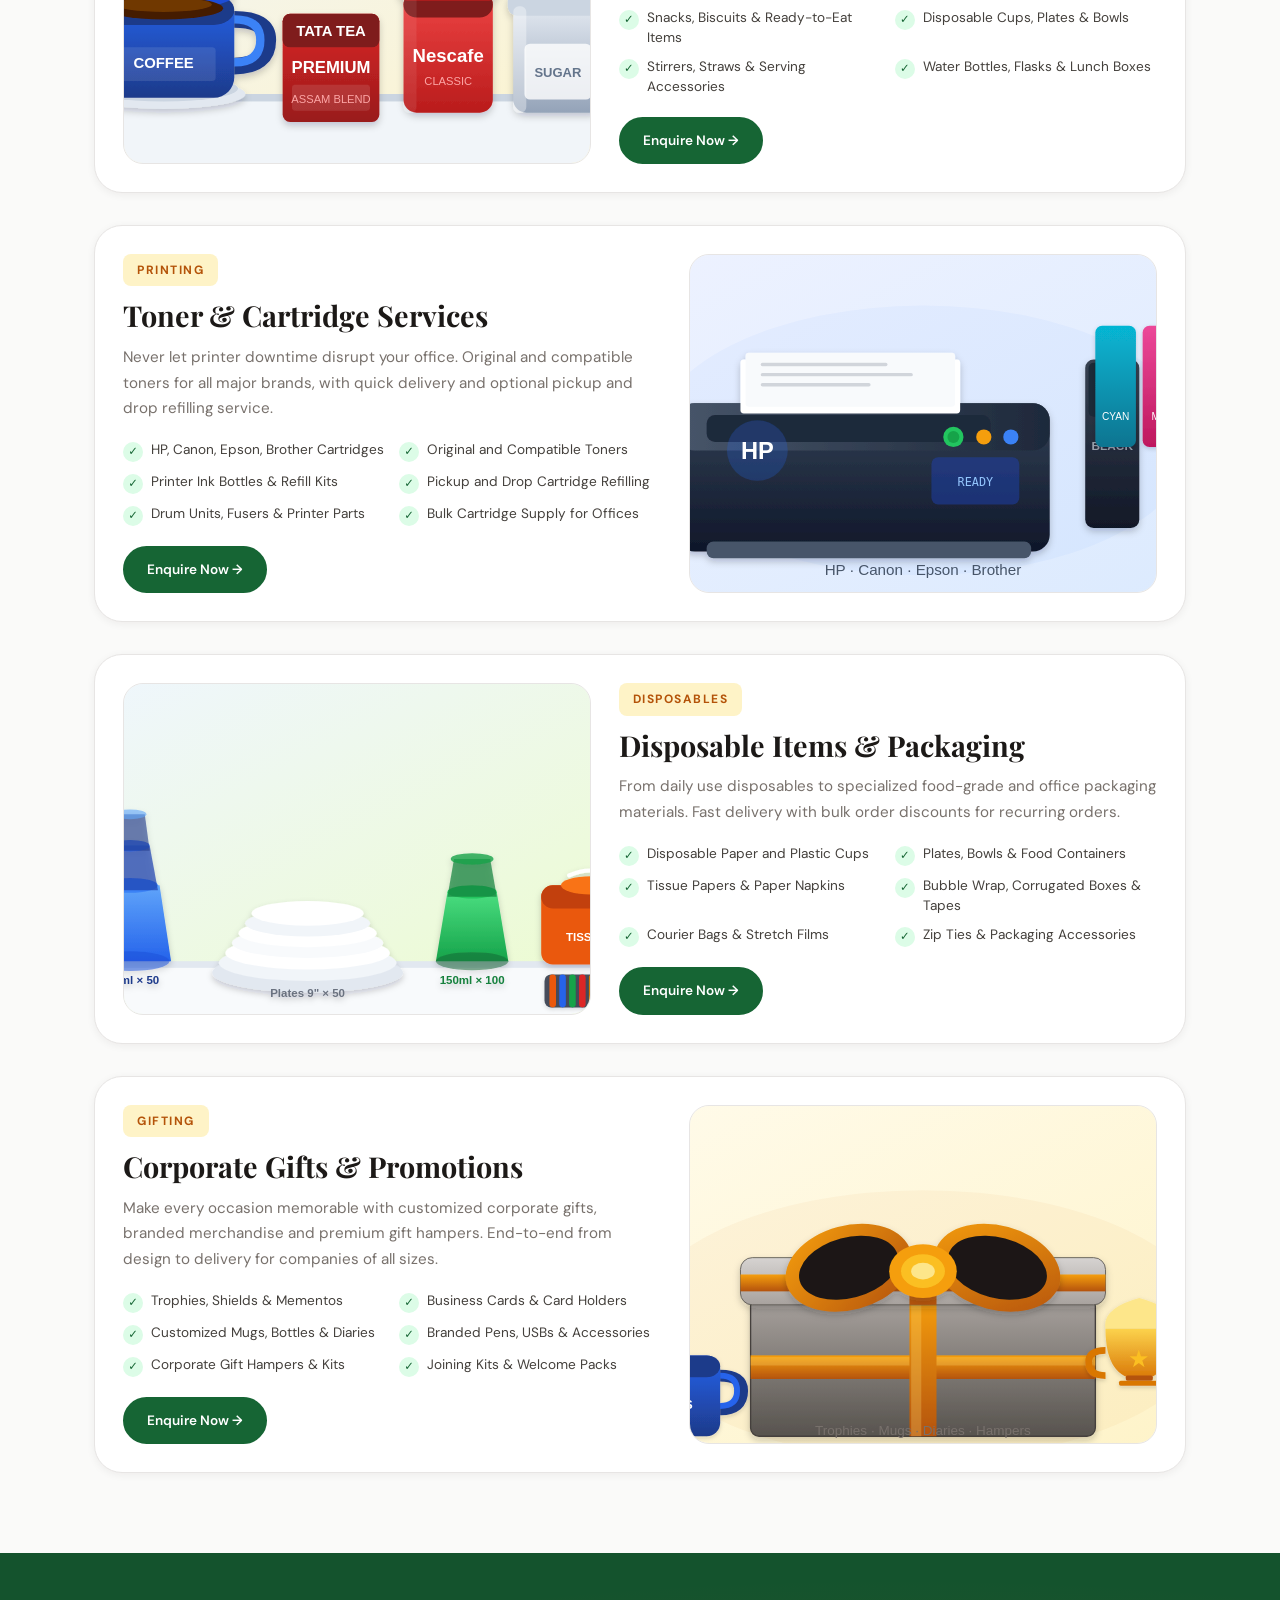
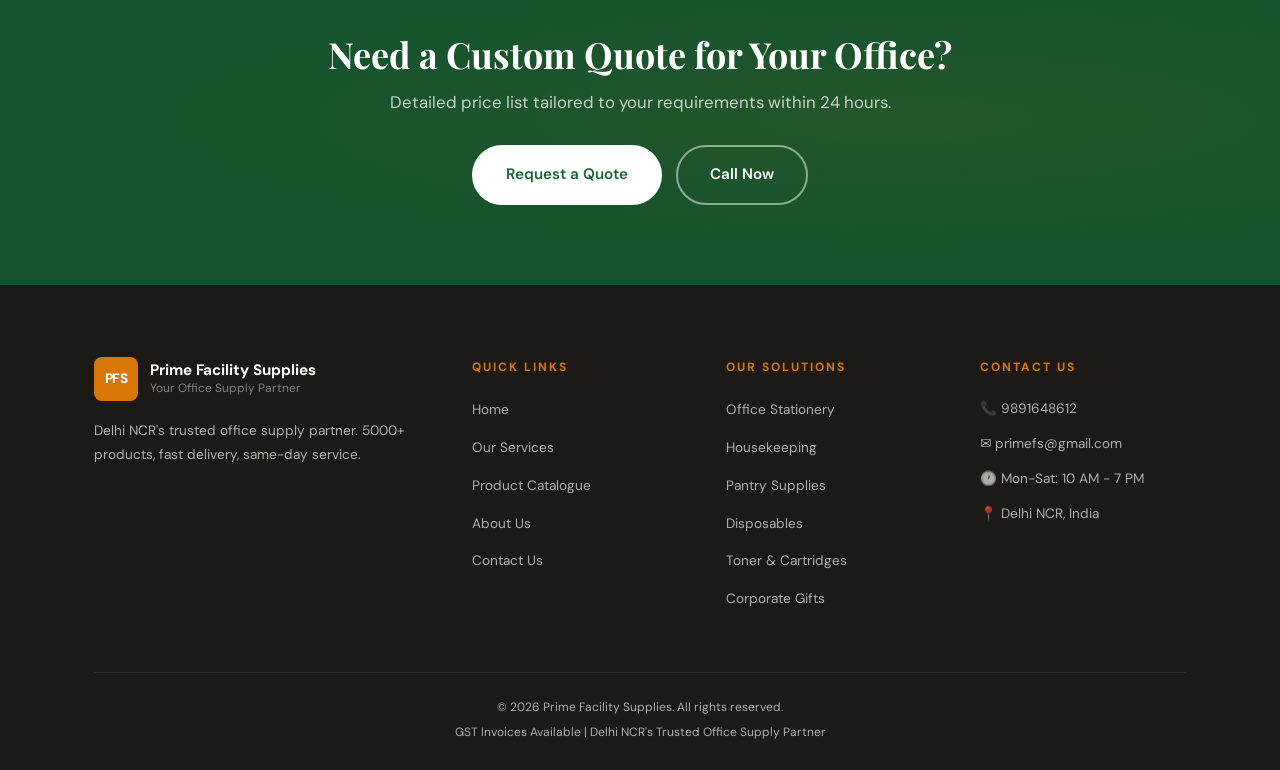
<file: services.html>
﻿<!DOCTYPE html>
<html lang="en">
<head>
  <meta charset="UTF-8">
  <meta name="viewport" content="width=device-width, initial-scale=1.0">
  <title>Services | Prime Facility Supplies</title>
  <meta name="description" content="Explore Prime Facility Supplies services for office procurement across Delhi NCR.">
  <link rel="preconnect" href="https://fonts.googleapis.com">
  <link rel="preconnect" href="https://fonts.gstatic.com" crossorigin>
  <link href="https://fonts.googleapis.com/css2?family=DM+Sans:wght@400;500;600;700;800&family=Playfair+Display:wght@400;500;600;700;800&display=swap" rel="stylesheet">
  <link rel="stylesheet" href="css/style.css">
  <link rel="icon" href="assets/favicon.svg" type="image/svg+xml">
</head>
<body>
  <header class="header" id="header">
    <div class="container header__inner">
      <a href="/prime-facility-solutions/" class="logo">
        <span class="logo__icon">PFS</span>
        <span class="logo__text">
          <strong>Prime Facility Supplies</strong>
          <small>Your Office Supply Partner</small>
        </span>
      </a>
      <nav class="nav" id="nav">
        <ul class="nav__list">
          <li><a href="/prime-facility-solutions/" class="nav__link">Home</a></li>
          <li><a href="services" class="nav__link active">Services</a></li>
          <li><a href="products" class="nav__link">Products</a></li>
          <li><a href="about" class="nav__link">About Us</a></li>
          <li><a href="contact" class="nav__link">Contact</a></li>
        </ul>
      </nav>
      <div class="header__actions">
        <a href="tel:9891648612" class="header__phone hide-mobile">
          <span aria-hidden="true">📞</span> 9891648612
        </a>
        <button class="btn btn--accent btn--sm" id="headerQuoteBtn">Get Quote</button>
        <button class="hamburger" id="hamburger" aria-label="Toggle navigation">
          <span></span><span></span><span></span>
        </button>
      </div>
    </div>
  </header>

  <section class="page-hero">
    <div class="container">
      <p class="page-hero__breadcrumb"><a href="/prime-facility-solutions/">Home</a><span>/</span>Services</p>
      <h1 class="page-hero__title">Office Supply Services</h1>
      <p class="page-hero__text">This dedicated Services page is ready. Share the final content and I can turn this into the full service overview page.</p>
    </div>
  </section>

  <section class="services-showcase">
    <div class="container">
      <div class="services-list">
        <article class="svc-item">
          <div class="svc-img-wrap">
            <img src="assets/office-stationery-card.svg" alt="Office stationery and supplies">
          </div>
          <div class="svc-info">
            <span class="sec-lbl">Stationery</span>
            <h3>Office Stationery &amp; Supplies</h3>
            <p>Complete range of office stationery to keep your team productive. Premium writing instruments, bulk paper, filing systems and desk accessories from trusted brands at competitive prices.</p>
            <div class="svc-items">
              <div class="svc-i"><span class="svc-chk">✓</span> Pens, Pencils, Markers &amp; Highlighters</div>
              <div class="svc-i"><span class="svc-chk">✓</span> Notebooks, Diaries &amp; Registers</div>
              <div class="svc-i"><span class="svc-chk">✓</span> Files, Folders, Binders &amp; Envelopes</div>
              <div class="svc-i"><span class="svc-chk">✓</span> Staplers, Punches, Scissors &amp; Glue</div>
              <div class="svc-i"><span class="svc-chk">✓</span> A4/A3 Printer Paper &amp; Specialty Paper</div>
              <div class="svc-i"><span class="svc-chk">✓</span> Desk Organizers &amp; Office Accessories</div>
            </div>
            <a href="contact" class="btn btn--primary btn--sm">Enquire Now &rarr;</a>
          </div>
        </article>

        <article class="svc-item rev">
          <div class="svc-img-wrap">
            <img src="assets/housekeeping-card.svg" alt="Housekeeping and cleaning products">
          </div>
          <div class="svc-info">
            <span class="sec-lbl">Housekeeping</span>
            <h3>Housekeeping &amp; Cleaning Products</h3>
            <p>Maintain a spotless, hygienic workplace with our complete housekeeping range. High-quality cleaning chemicals, tools and hygiene products trusted by offices across Delhi NCR.</p>
            <div class="svc-items">
              <div class="svc-i"><span class="svc-chk">✓</span> Floor Cleaners, Disinfectants &amp; Sanitizers</div>
              <div class="svc-i"><span class="svc-chk">✓</span> Mops, Brooms, Dusters &amp; Scrubs</div>
              <div class="svc-i"><span class="svc-chk">✓</span> Dustbins and Garbage Bags</div>
              <div class="svc-i"><span class="svc-chk">✓</span> Toilet Paper, Tissues &amp; Paper Napkins</div>
              <div class="svc-i"><span class="svc-chk">✓</span> Room and Bathroom Fresheners</div>
              <div class="svc-i"><span class="svc-chk">✓</span> Handwash Liquid &amp; Soap Dispensers</div>
            </div>
            <a href="contact" class="btn btn--primary btn--sm">Enquire Now &rarr;</a>
          </div>
        </article>

        <article class="svc-item">
          <div class="svc-img-wrap">
            <img src="assets/pantry-supplies-card.svg" alt="Pantry and cafeteria supplies">
          </div>
          <div class="svc-info">
            <span class="sec-lbl">Pantry</span>
            <h3>Pantry &amp; Cafeteria Supplies</h3>
            <p>Keep your office pantry fully stocked with premium beverages, food items and essentials. We supply top brands and ensure consistent availability every month.</p>
            <div class="svc-items">
              <div class="svc-i"><span class="svc-chk">✓</span> Tata Tea, Nescafe, Bru, Green Tea</div>
              <div class="svc-i"><span class="svc-chk">✓</span> Milk Powder, Sugar, Coffee Premixes</div>
              <div class="svc-i"><span class="svc-chk">✓</span> Snacks, Biscuits &amp; Ready-to-Eat Items</div>
              <div class="svc-i"><span class="svc-chk">✓</span> Disposable Cups, Plates &amp; Bowls</div>
              <div class="svc-i"><span class="svc-chk">✓</span> Stirrers, Straws &amp; Serving Accessories</div>
              <div class="svc-i"><span class="svc-chk">✓</span> Water Bottles, Flasks &amp; Lunch Boxes</div>
            </div>
            <a href="contact" class="btn btn--primary btn--sm">Enquire Now &rarr;</a>
          </div>
        </article>

        <article class="svc-item rev">
          <div class="svc-img-wrap">
            <img src="assets/toner-cartridges-card.svg" alt="Printing toner and cartridge services">
          </div>
          <div class="svc-info">
            <span class="sec-lbl">Printing</span>
            <h3>Toner &amp; Cartridge Services</h3>
            <p>Never let printer downtime disrupt your office. Original and compatible toners for all major brands, with quick delivery and optional pickup and drop refilling service.</p>
            <div class="svc-items">
              <div class="svc-i"><span class="svc-chk">✓</span> HP, Canon, Epson, Brother Cartridges</div>
              <div class="svc-i"><span class="svc-chk">✓</span> Original and Compatible Toners</div>
              <div class="svc-i"><span class="svc-chk">✓</span> Printer Ink Bottles &amp; Refill Kits</div>
              <div class="svc-i"><span class="svc-chk">✓</span> Pickup and Drop Cartridge Refilling</div>
              <div class="svc-i"><span class="svc-chk">✓</span> Drum Units, Fusers &amp; Printer Parts</div>
              <div class="svc-i"><span class="svc-chk">✓</span> Bulk Cartridge Supply for Offices</div>
            </div>
            <a href="contact" class="btn btn--primary btn--sm">Enquire Now &rarr;</a>
          </div>
        </article>

        <article class="svc-item">
          <div class="svc-img-wrap">
            <img src="assets/disposable-items-card.svg" alt="Disposable items and packaging products">
          </div>
          <div class="svc-info">
            <span class="sec-lbl">Disposables</span>
            <h3>Disposable Items &amp; Packaging</h3>
            <p>From daily use disposables to specialized food-grade and office packaging materials. Fast delivery with bulk order discounts for recurring orders.</p>
            <div class="svc-items">
              <div class="svc-i"><span class="svc-chk">✓</span> Disposable Paper and Plastic Cups</div>
              <div class="svc-i"><span class="svc-chk">✓</span> Plates, Bowls &amp; Food Containers</div>
              <div class="svc-i"><span class="svc-chk">✓</span> Tissue Papers &amp; Paper Napkins</div>
              <div class="svc-i"><span class="svc-chk">✓</span> Bubble Wrap, Corrugated Boxes &amp; Tapes</div>
              <div class="svc-i"><span class="svc-chk">✓</span> Courier Bags &amp; Stretch Films</div>
              <div class="svc-i"><span class="svc-chk">✓</span> Zip Ties &amp; Packaging Accessories</div>
            </div>
            <a href="contact" class="btn btn--primary btn--sm">Enquire Now &rarr;</a>
          </div>
        </article>

        <article class="svc-item rev">
          <div class="svc-img-wrap">
            <img src="assets/promotional-items-card.svg" alt="Corporate gifting and promotional items">
          </div>
          <div class="svc-info">
            <span class="sec-lbl">Gifting</span>
            <h3>Corporate Gifts &amp; Promotions</h3>
            <p>Make every occasion memorable with customized corporate gifts, branded merchandise and premium gift hampers. End-to-end from design to delivery for companies of all sizes.</p>
            <div class="svc-items">
              <div class="svc-i"><span class="svc-chk">✓</span> Trophies, Shields &amp; Mementos</div>
              <div class="svc-i"><span class="svc-chk">✓</span> Business Cards &amp; Card Holders</div>
              <div class="svc-i"><span class="svc-chk">✓</span> Customized Mugs, Bottles &amp; Diaries</div>
              <div class="svc-i"><span class="svc-chk">✓</span> Branded Pens, USBs &amp; Accessories</div>
              <div class="svc-i"><span class="svc-chk">✓</span> Corporate Gift Hampers &amp; Kits</div>
              <div class="svc-i"><span class="svc-chk">✓</span> Joining Kits &amp; Welcome Packs</div>
            </div>
            <a href="contact" class="btn btn--primary btn--sm">Enquire Now &rarr;</a>
          </div>
        </article>
      </div>
    </div>
  </section>

  <section class="cta-banner">
    <div class="container">
      <h2>Need a Custom Quote for Your Office?</h2>
      <p>Detailed price list tailored to your requirements within 24 hours.</p>
      <div class="cta-btns">
        <a href="contact" class="btn btn--light btn--lg">Request a Quote</a>
        <a href="tel:9891648612" class="btn btn--outline-white btn--lg">Call Now</a>
      </div>
    </div>
  </section>

  <footer class="footer" id="footer">
    <div class="container">
      <div class="footer__grid">
        <div class="footer__about"><div class="logo logo--footer"><span class="logo__icon">PFS</span><span class="logo__text"><strong>Prime Facility Supplies</strong><small>Your Office Supply Partner</small></span></div><p>Delhi NCR's trusted office supply partner. 5000+ products, fast delivery, same-day service.</p></div>
        <div class="footer__links"><h5>QUICK LINKS</h5><ul><li><a href="/prime-facility-solutions/">Home</a></li><li><a href="services">Our Services</a></li><li><a href="products">Product Catalogue</a></li><li><a href="about">About Us</a></li><li><a href="contact">Contact Us</a></li></ul></div>
        <div class="footer__links"><h5>OUR SOLUTIONS</h5><ul><li><a href="products">Office Stationery</a></li><li><a href="products">Housekeeping</a></li><li><a href="products">Pantry Supplies</a></li><li><a href="products">Disposables</a></li><li><a href="products">Toner &amp; Cartridges</a></li><li><a href="products">Corporate Gifts</a></li></ul></div>
        <div class="footer__contact"><h5>CONTACT US</h5><ul><li><a href="tel:9891648612">📞 9891648612</a></li><li><a href="mailto:primefs@gmail.com">✉️ primefs@gmail.com</a></li><li>🕐 Mon-Sat: 10 AM - 7 PM</li><li>📍 Delhi NCR, India</li></ul></div>
      </div>
      <div class="footer__bottom"><p>&copy; 2026 Prime Facility Supplies. All rights reserved.</p><p>GST Invoices Available | Delhi NCR's Trusted Office Supply Partner</p></div>
    </div>
  </footer>

  <a href="https://wa.me/919891648612?text=Hello%21%20I%20need%20a%20quote%20for%20office%20supplies." target="_blank" rel="noopener" class="whatsapp-float" aria-label="Chat on WhatsApp">💬</a>
  <div class="mobile-contact-bar"><a href="tel:9891648612">📞 <span>9891648612</span> - Samar</a><a href="mailto:primefs@gmail.com">✉️ <span>primefs@gmail.com</span></a><span>🕐 Mon - Sat: 10 AM - 7 PM</span><span>Delhi NCR's #1 Office Supply Partner</span></div>
  <button class="back-to-top" id="backToTop" aria-label="Back to top">&uarr;</button>
  <div class="modal-overlay" id="quoteModal"><div class="modal"><button class="modal__close" id="modalClose" aria-label="Close modal">&times;</button><h3 class="modal__title">Request a Free Quote</h3><p class="modal__subtitle">Tell us what you need and we&rsquo;ll get back to you within 24 hours.</p><form class="quote-form" id="quoteForm" novalidate><input type="hidden" name="_captcha" value="false"><input type="hidden" name="_subject" value="New Lead from Prime Facility Solutions!"><input type="hidden" name="_next" value="https://mdsuhail.github.io/prime-facility-solutions/"><div class="form-group"><label for="qName">Full Name *</label><input type="text" id="qName" name="name" placeholder="Your name" required maxlength="100"><span class="form-error" id="qNameError"></span></div><div class="form-group"><label for="qCompany">Company Name</label><input type="text" id="qCompany" name="company" placeholder="Company name"></div><div class="form-group"><label for="qPhone">Phone Number *</label><input type="tel" id="qPhone" name="phone" placeholder="10-digit mobile number" required maxlength="15" pattern="[0-9]+"><span class="form-error" id="qPhoneError"></span></div><div class="form-group"><label for="qEmail">Email Address *</label><input type="email" id="qEmail" name="email" placeholder="your@email.com" required><span class="form-error" id="qEmailError"></span></div><div class="form-group"><label for="qCategory">Product Category</label><select id="qCategory" name="category"><option value="">Select a category</option><option value="stationery">Office Stationery</option><option value="housekeeping">Housekeeping Products</option><option value="pantry">Pantry Supplies</option><option value="toner">Toner &amp; Cartridges</option><option value="disposables">Disposable Items</option><option value="promotional">Promotional Items</option><option value="multiple">Multiple Categories</option></select></div><div class="form-group"><label for="qMessage">Requirements</label><textarea id="qMessage" name="message" rows="4" placeholder="Describe what you need..." required></textarea><span class="form-error" id="qMessageError"></span></div><button type="submit" class="btn btn--primary btn--lg btn--full">Submit Request</button></form><div class="modal__success" id="formSuccess" style="display:none;"><span class="modal__success-icon">✅</span><h4>Thank You!</h4><p>Your request has been received. We&rsquo;ll contact you within 24 hours.</p><p><a href="https://wa.me/919891648612">Or WhatsApp us for faster response &rarr;</a></p></div></div></div>
  <script src="js/script.js"></script>
</body>
</html>
</file>
<file: css/style.css>
/* ============================================================
   Prime Facility Supplies — Redesigned Stylesheet
   New Design: Dark header, emerald green + amber gold palette,
   serif headings, vertical timeline, centered hero, etc.
   ============================================================ */

/* ---- CSS Custom Properties ---- */
:root {
  --clr-primary: #166534;
  --clr-primary-dark: #14532d;
  --clr-primary-light: #dcfce7;
  --clr-accent: #d97706;
  --clr-accent-dark: #b45309;
  --clr-accent-light: #fef3c7;
  --clr-dark: #1c1917;
  --clr-dark-2: #292524;
  --clr-text: #44403c;
  --clr-text-light: #78716c;
  --clr-white: #ffffff;
  --clr-bg: #fafaf9;
  --clr-bg-alt: #f5f5f4;
  --clr-border: #e7e5e4;
  --clr-success: #22c55e;
  --clr-whatsapp: #25d366;
  --clr-star: #f59e0b;

  --ff-heading: 'Playfair Display', Georgia, serif;
  --ff-body: 'DM Sans', system-ui, -apple-system, sans-serif;
  --fs-xs: 0.75rem;
  --fs-sm: 0.85rem;
  --fs-base: 0.95rem;
  --fs-md: 1.05rem;
  --fs-lg: 1.15rem;
  --fs-xl: 1.35rem;
  --fs-2xl: 1.8rem;
  --fs-3xl: 2.25rem;
  --fs-4xl: 2.75rem;

  --fw-regular: 400;
  --fw-medium: 500;
  --fw-semibold: 600;
  --fw-bold: 700;
  --fw-extrabold: 800;

  --radius-sm: 8px;
  --radius-md: 12px;
  --radius-lg: 20px;
  --radius-xl: 28px;
  --radius-full: 9999px;

  --shadow-sm: 0 2px 8px rgba(28,25,23,0.06);
  --shadow-md: 0 8px 24px rgba(28,25,23,0.08);
  --shadow-lg: 0 16px 40px rgba(28,25,23,0.1);
  --shadow-xl: 0 24px 60px rgba(28,25,23,0.14);

  --transition: 0.3s cubic-bezier(0.4, 0, 0.2, 1);
  --header-h: 76px;
}

/* ---- Reset ---- */
*, *::before, *::after {
  margin: 0;
  padding: 0;
  box-sizing: border-box;
}

html {
  scroll-behavior: smooth;
  scroll-padding-top: var(--header-h);
}

body {
  font-family: var(--ff-body);
  font-size: var(--fs-base);
  color: var(--clr-text);
  background: var(--clr-white);
  line-height: 1.7;
  -webkit-font-smoothing: antialiased;
  overflow-x: hidden;
}

a {
  color: inherit;
  text-decoration: none;
  transition: color var(--transition);
}

ul { list-style: none; }
img { max-width: 100%; display: block; }
button { cursor: pointer; border: none; background: none; font-family: inherit; }
input, select, textarea { font-family: inherit; font-size: var(--fs-base); }

/* ---- Utility ---- */
.container {
  max-width: 1140px;
  margin: 0 auto;
  padding: 0 24px;
}

.hide-mobile { display: inline-flex; }

.section-header {
  text-align: center;
  margin-bottom: 56px;
}

.section-label {
  display: inline-block;
  font-family: var(--ff-body);
  font-size: var(--fs-xs);
  font-weight: var(--fw-bold);
  letter-spacing: 3px;
  text-transform: uppercase;
  color: var(--clr-accent);
  background: var(--clr-accent-light);
  padding: 6px 18px;
  border-radius: var(--radius-sm);
  margin-bottom: 14px;
}

.section-title {
  font-family: var(--ff-heading);
  font-size: var(--fs-3xl);
  font-weight: var(--fw-bold);
  color: var(--clr-dark);
  margin-bottom: 14px;
  line-height: 1.25;
}

.section-subtitle {
  font-size: var(--fs-md);
  color: var(--clr-text-light);
  max-width: 580px;
  margin: 0 auto 20px;
}

/* ---- Buttons ---- */
.btn {
  display: inline-flex;
  align-items: center;
  justify-content: center;
  gap: 8px;
  font-weight: var(--fw-semibold);
  border-radius: var(--radius-full);
  transition: all var(--transition);
  white-space: nowrap;
  cursor: pointer;
  text-decoration: none;
}

.btn--sm {
  font-size: var(--fs-sm);
  padding: 10px 22px;
}

.btn--lg {
  font-size: var(--fs-base);
  padding: 15px 32px;
}

.btn--full { width: 100%; }

.btn--primary {
  background: var(--clr-primary);
  color: var(--clr-white);
  border: 2px solid var(--clr-primary);
}
.btn--primary:hover {
  background: var(--clr-primary-dark);
  border-color: var(--clr-primary-dark);
  transform: translateY(-2px);
  box-shadow: 0 8px 20px rgba(22,101,52,0.25);
}

.btn--accent {
  background: var(--clr-accent);
  color: var(--clr-white);
  border: 2px solid var(--clr-accent);
}

.btn--accent:hover {
  background: var(--clr-accent-dark);
  border-color: var(--clr-accent-dark);
  transform: translateY(-2px);
  box-shadow: 0 8px 20px rgba(217,119,6,0.25);
}

.btn--light {
  background: var(--clr-white);
  color: var(--clr-primary);
  border: 2px solid var(--clr-white);
}

.btn--light:hover {
  background: transparent;
  color: var(--clr-white);
  transform: translateY(-2px);
}

.btn--outline {
  background: transparent;
  color: var(--clr-primary);
  border: 2px solid var(--clr-primary);
}
.btn--outline:hover {
  background: var(--clr-primary);
  color: var(--clr-white);
  transform: translateY(-2px);
}

.btn--outline-white {
  background: transparent;
  color: var(--clr-white);
  border: 2px solid rgba(255,255,255,0.5);
}
.btn--outline-white:hover {
  background: var(--clr-white);
  color: var(--clr-dark);
  transform: translateY(-2px);
}

.btn--whatsapp {
  background: var(--clr-whatsapp);
  color: var(--clr-white);
  border: 2px solid var(--clr-whatsapp);
}
.btn--whatsapp:hover {
  background: #1da851;
  border-color: #1da851;
  transform: translateY(-2px);
}

.btn__icon { font-size: 1.1em; }

/* ================================================================
   HEADER — Dark solid header
   ================================================================ */
.header {
  position: fixed;
  top: 0;
  left: 0;
  right: 0;
  z-index: 1000;
  background: var(--clr-dark);
  height: var(--header-h);
  transition: box-shadow var(--transition);
}

.header.scrolled {
  box-shadow: 0 4px 20px rgba(0,0,0,0.3);
}

.header__inner {
  display: flex;
  align-items: center;
  justify-content: space-between;
  height: 100%;
}

/* Logo */
.logo {
  display: flex;
  align-items: center;
  gap: 12px;
  text-decoration: none;
}

.logo__icon {
  display: flex;
  align-items: center;
  justify-content: center;
  width: 44px;
  height: 44px;
  background: var(--clr-accent);
  color: var(--clr-white);
  font-size: var(--fs-sm);
  font-weight: var(--fw-extrabold);
  border-radius: var(--radius-sm);
  letter-spacing: -0.5px;
}

.logo__text {
  display: flex;
  flex-direction: column;
  line-height: 1.3;
}

.logo__text strong {
  font-size: var(--fs-base);
  color: var(--clr-white);
}

.logo__text small {
  font-size: var(--fs-xs);
  color: rgba(255,255,255,0.55);
  font-weight: var(--fw-regular);
}

/* Navigation */
.nav__list {
  display: flex;
  gap: 4px;
}

.nav__link {
  display: block;
  padding: 8px 16px;
  font-size: var(--fs-sm);
  font-weight: var(--fw-medium);
  color: rgba(255,255,255,0.7);
  border-radius: var(--radius-full);
  transition: all var(--transition);
}

.nav__link:hover,
.nav__link.active {
  color: var(--clr-white);
  background: rgba(255,255,255,0.1);
}

.header__actions {
  display: flex;
  align-items: center;
  gap: 12px;
}

.header__phone {
  display: inline-flex;
  align-items: center;
  gap: 6px;
  color: var(--clr-accent-light);
  font-size: var(--fs-base);
  font-weight: var(--fw-bold);
}

.header__phone span {
  color: var(--clr-accent);
  font-size: var(--fs-sm);
}

/* Hamburger */
.hamburger {
  display: none;
  flex-direction: column;
  gap: 5px;
  padding: 6px;
  z-index: 1001;
}

.hamburger span {
  display: block;
  width: 24px;
  height: 2px;
  background: var(--clr-white);
  border-radius: 2px;
  transition: all var(--transition);
}

.hamburger.active span:nth-child(1) {
  transform: rotate(45deg) translate(5px, 5px);
}
.hamburger.active span:nth-child(2) {
  opacity: 0;
}
.hamburger.active span:nth-child(3) {
  transform: rotate(-45deg) translate(5px, -5px);
}

/* ================================================================
   HERO — Split layout with floating cards
   ================================================================ */
.hero {
  position: relative;
  min-height: 100vh;
  display: flex;
  align-items: center;
  padding: calc(var(--header-h) + 40px) 0 80px;
  background: var(--clr-dark);
  color: var(--clr-white);
  overflow: hidden;
}

.hero__bg-overlay {
  position: absolute;
  inset: 0;
  background:
    radial-gradient(ellipse at 10% 90%, rgba(22,101,52,0.3) 0%, transparent 45%),
    radial-gradient(ellipse at 90% 10%, rgba(217,119,6,0.2) 0%, transparent 45%),
    radial-gradient(ellipse at 50% 50%, rgba(255,255,255,0.015) 0%, transparent 70%);
  pointer-events: none;
}

/* Floating gradient orbs */
.hero__orb {
  position: absolute;
  border-radius: 50%;
  filter: blur(80px);
  opacity: 0.5;
  pointer-events: none;
  animation: float-orb 8s ease-in-out infinite;
}

.hero__orb--1 {
  width: 400px;
  height: 400px;
  background: rgba(22,101,52,0.4);
  top: -100px;
  left: -100px;
  animation-delay: 0s;
}

.hero__orb--2 {
  width: 300px;
  height: 300px;
  background: rgba(217,119,6,0.3);
  bottom: -80px;
  right: -60px;
  animation-delay: -3s;
}

.hero__orb--3 {
  width: 200px;
  height: 200px;
  background: rgba(22,101,52,0.25);
  top: 40%;
  right: 20%;
  animation-delay: -5s;
}

@keyframes float-orb {
  0%, 100% { transform: translate(0, 0) scale(1); }
  33% { transform: translate(15px, -20px) scale(1.05); }
  66% { transform: translate(-10px, 15px) scale(0.95); }
}

.hero__inner {
  position: relative;
  z-index: 1;
  width: 100%;
  display: grid;
  grid-template-columns: 1fr 1fr;
  align-items: center;
  gap: 60px;
}

/* LEFT COLUMN — Text content */
.hero__left {
  display: flex;
  flex-direction: column;
  align-items: flex-start;
}

.hero__badge {
  display: inline-flex;
  align-items: center;
  gap: 10px;
  background: rgba(217,119,6,0.12);
  border: 1px solid rgba(217,119,6,0.3);
  padding: 8px 18px;
  border-radius: var(--radius-full);
  font-size: var(--fs-sm);
  font-weight: var(--fw-semibold);
  margin-bottom: 28px;
  color: var(--clr-accent-light);
  backdrop-filter: blur(8px);
}

.hero__badge-dot {
  width: 8px;
  height: 8px;
  border-radius: 50%;
  background: var(--clr-accent);
  animation: pulse-dot 2s infinite;
}

@keyframes pulse-dot {
  0%, 100% { opacity: 1; transform: scale(1); }
  50% { opacity: 0.4; transform: scale(0.8); }
}

.hero__title {
  font-family: var(--ff-heading);
  font-size: clamp(2.4rem, 4.5vw, 3.8rem);
  font-weight: var(--fw-extrabold);
  line-height: 1.1;
  margin-bottom: 22px;
  letter-spacing: -0.02em;
}

.hero__highlight {
  position: relative;
  color: var(--clr-accent);
  display: inline-block;
}

.hero__highlight::after {
  content: '';
  position: absolute;
  bottom: 2px;
  left: 0;
  right: 0;
  height: 6px;
  background: rgba(217,119,6,0.3);
  border-radius: 3px;
  z-index: -1;
}

.hero__subtitle {
  font-size: var(--fs-md);
  color: rgba(255,255,255,0.7);
  max-width: 520px;
  margin-bottom: 32px;
  line-height: 1.8;
}

.hero__cta {
  display: flex;
  flex-wrap: wrap;
  gap: 14px;
  margin-bottom: 36px;
}

.hero__cta-btn {
  display: inline-flex;
  align-items: center;
  gap: 8px;
}

.hero__cta-btn svg {
  transition: transform var(--transition);
}

.hero__cta-btn:hover svg {
  transform: translateX(4px);
}

/* Trust indicators */
.hero__trust {
  display: flex;
  flex-wrap: wrap;
  gap: 20px;
}

.hero__trust-item {
  display: flex;
  align-items: center;
  gap: 6px;
  font-size: var(--fs-sm);
  color: rgba(255,255,255,0.6);
  font-weight: var(--fw-medium);
}

.hero__trust-icon {
  display: inline-flex;
  align-items: center;
  justify-content: center;
  width: 20px;
  height: 20px;
  border-radius: 50%;
  background: var(--clr-primary);
  color: #fff;
  font-size: 11px;
  font-weight: var(--fw-bold);
}

/* RIGHT COLUMN — Floating cards */
.hero__right {
  position: relative;
  display: flex;
  justify-content: center;
  align-items: center;
  min-height: 480px;
}

.hero__card-stack {
  position: relative;
  width: 100%;
  max-width: 420px;
  height: 480px;
}

.hero__float-card {
  position: absolute;
  border-radius: var(--radius-md);
  background: rgba(255,255,255,0.06);
  border: 1px solid rgba(255,255,255,0.12);
  backdrop-filter: blur(20px);
  padding: 20px;
  animation: float-card 6s ease-in-out infinite;
}

.hero__float-card--main {
  top: 40px;
  left: 0;
  right: 0;
  animation-delay: 0s;
}

.hero__float-card-header {
  display: flex;
  align-items: center;
  gap: 10px;
  margin-bottom: 16px;
  font-weight: var(--fw-semibold);
  font-size: var(--fs-sm);
  color: rgba(255,255,255,0.8);
}

.hero__float-card-icon {
  font-size: 1.2rem;
}

.hero__cat-grid {
  display: grid;
  grid-template-columns: 1fr 1fr;
  gap: 8px;
}

.hero__cat-chip {
  display: inline-flex;
  align-items: center;
  justify-content: center;
  gap: 6px;
  padding: 10px 14px;
  background: rgba(255,255,255,0.06);
  border: 1px solid rgba(255,255,255,0.1);
  border-radius: var(--radius-sm);
  font-size: var(--fs-xs);
  font-weight: var(--fw-medium);
  color: rgba(255,255,255,0.85);
  transition: all var(--transition);
  text-align: center;
}

.hero__cat-chip:hover {
  background: rgba(217,119,6,0.15);
  border-color: rgba(217,119,6,0.4);
  transform: translateY(-2px);
  color: var(--clr-accent-light);
}

.hero__float-card--stat {
  top: -10px;
  right: -10px;
  display: flex;
  align-items: center;
  gap: 12px;
  padding: 14px 20px;
  background: rgba(22,101,52,0.25);
  border-color: rgba(22,101,52,0.4);
  animation-delay: -2s;
}

.hero__mini-stat-icon {
  font-size: 1.4rem;
}

.hero__float-card--stat strong {
  display: block;
  font-size: var(--fs-sm);
  color: #fff;
}

.hero__float-card--stat small {
  font-size: var(--fs-xs);
  color: rgba(255,255,255,0.6);
}

.hero__float-card--review {
  bottom: 60px;
  left: -20px;
  max-width: 260px;
  padding: 16px;
  animation-delay: -4s;
}

.hero__mini-stars {
  color: var(--clr-star);
  font-size: var(--fs-sm);
  margin-bottom: 8px;
}

.hero__float-card--review p {
  font-size: var(--fs-xs);
  color: rgba(255,255,255,0.75);
  line-height: 1.5;
  font-style: italic;
  margin-bottom: 6px;
}

.hero__mini-author {
  font-size: 0.7rem;
  color: rgba(255,255,255,0.5);
  font-weight: var(--fw-medium);
}

.hero__float-card--contact {
  bottom: 20px;
  right: 10px;
  display: flex;
  align-items: center;
  gap: 10px;
  padding: 12px 18px;
  background: rgba(217,119,6,0.15);
  border-color: rgba(217,119,6,0.35);
  animation-delay: -1s;
}

.hero__float-card--contact a {
  font-weight: var(--fw-bold);
  color: var(--clr-accent-light);
  font-size: var(--fs-sm);
}

.hero__float-card--contact small {
  font-size: var(--fs-xs);
  color: rgba(255,255,255,0.5);
}

@keyframes float-card {
  0%, 100% { transform: translateY(0); }
  50% { transform: translateY(-8px); }
}

/* Scroll hint */
.hero__scroll-hint {
  position: absolute;
  bottom: 30px;
  left: 50%;
  transform: translateX(-50%);
  display: flex;
  flex-direction: column;
  align-items: center;
  gap: 8px;
  color: rgba(255,255,255,0.4);
  font-size: var(--fs-xs);
  font-weight: var(--fw-medium);
  letter-spacing: 0.05em;
  text-transform: uppercase;
  z-index: 2;
}

.hero__scroll-arrow {
  width: 20px;
  height: 20px;
  border-right: 2px solid rgba(255,255,255,0.4);
  border-bottom: 2px solid rgba(255,255,255,0.4);
  transform: rotate(45deg);
  animation: scroll-bounce 2s ease-in-out infinite;
}

@keyframes scroll-bounce {
  0%, 100% { transform: rotate(45deg) translate(0, 0); opacity: 0.4; }
  50% { transform: rotate(45deg) translate(4px, 4px); opacity: 1; }
}

/* ================================================================
   MARQUEE — Green background strip
   ================================================================ */
.marquee {
  background: var(--clr-primary);
  color: var(--clr-white);
  padding: 16px 0;
  overflow: hidden;
  white-space: nowrap;
  position: relative;
}

.marquee__track {
  display: inline-flex;
  animation: marquee 35s linear infinite;
}

.marquee__track span {
  font-size: var(--fs-sm);
  font-weight: var(--fw-semibold);
  letter-spacing: 2.5px;
  text-transform: uppercase;
  padding-right: 24px;
}

@keyframes marquee {
  0% { transform: translateX(0); }
  100% { transform: translateX(-50%); }
}

/* ================================================================
   PRODUCT CATEGORIES — Horizontal cards (2 col)
   ================================================================ */
.categories {
  padding: 100px 0;
  background: var(--clr-white);
}

.categories__grid {
  display: grid;
  grid-template-columns: repeat(2, 1fr);
  gap: 28px;
}

.cat-card {
  background: var(--clr-white);
  border-radius: var(--radius-lg);
  overflow: hidden;
  box-shadow: var(--shadow-sm);
  border: 1px solid var(--clr-border);
  transition: all var(--transition);
  display: flex;
  flex-direction: row;
}

.cat-card:hover {
  transform: translateY(-4px);
  box-shadow: var(--shadow-lg);
  border-color: var(--clr-primary-light);
}

.cat-card__image {
  width: 160px;
  min-height: 160px;
  display: flex;
  align-items: center;
  justify-content: center;
  position: relative;
  overflow: hidden;
  flex-shrink: 0;
  background: var(--clr-bg-alt);
}

.cat-card__illustration {
  width: 100%;
  height: 100%;
  object-fit: cover;
  display: block;
}

.cat-card__placeholder {
  display: flex;
  flex-direction: column;
  align-items: center;
  justify-content: center;
  text-align: center;
  padding: 20px;
}

.cat-card__labels {
  font-size: var(--fs-xs);
  font-weight: var(--fw-bold);
  letter-spacing: 1px;
  text-transform: uppercase;
  color: var(--clr-text-light);
  opacity: 0.8;
}

.cat-card__body {
  padding: 24px;
  display: flex;
  flex-direction: column;
  justify-content: center;
}

.cat-card__title {
  font-family: var(--ff-heading);
  font-size: var(--fs-xl);
  font-weight: var(--fw-bold);
  color: var(--clr-dark);
  margin-bottom: 8px;
}

.cat-card__desc {
  font-size: var(--fs-sm);
  color: var(--clr-text-light);
  margin-bottom: 14px;
  line-height: 1.6;
}

.cat-card__link {
  font-size: var(--fs-sm);
  font-weight: var(--fw-semibold);
  color: var(--clr-primary);
  transition: all var(--transition);
}

.cat-card__link:hover {
  color: var(--clr-accent);
}

/* ================================================================
   ADVANTAGES — Icon-left horizontal cards (3 col)
   ================================================================ */
.advantages {
  padding: 100px 0;
  background: var(--clr-bg);
}

.advantages__grid {
  display: grid;
  grid-template-columns: repeat(3, 1fr);
  gap: 20px;
}

.adv-card {
  background: var(--clr-white);
  border: 1px solid var(--clr-border);
  border-radius: var(--radius-lg);
  padding: 28px;
  display: flex;
  align-items: flex-start;
  gap: 16px;
  transition: all var(--transition);
}

.adv-card:hover {
  transform: translateY(-3px);
  box-shadow: var(--shadow-md);
  border-color: var(--clr-primary-light);
}

.adv-card__icon {
  font-size: 1.6rem;
  display: flex;
  align-items: center;
  justify-content: center;
  width: 52px;
  height: 52px;
  background: var(--clr-accent-light);
  border-radius: var(--radius-md);
  flex-shrink: 0;
}

.adv-card__title {
  font-size: var(--fs-base);
  font-weight: var(--fw-bold);
  color: var(--clr-dark);
  margin-bottom: 6px;
}

.adv-card__desc {
  font-size: var(--fs-sm);
  color: var(--clr-text-light);
  line-height: 1.55;
}

/* ================================================================
   STATS — Floating cards on white bg
   ================================================================ */
.stats {
  padding: 72px 0;
  background: var(--clr-white);
  border-top: 1px solid var(--clr-border);
  border-bottom: 1px solid var(--clr-border);
}

.stats__grid {
  display: grid;
  grid-template-columns: repeat(4, 1fr);
  gap: 32px;
  text-align: center;
}

.stat-item {
  padding: 32px 16px;
  background: var(--clr-bg);
  border-radius: var(--radius-lg);
  border: 1px solid var(--clr-border);
}

.stat-item__number {
  font-family: var(--ff-heading);
  font-size: var(--fs-4xl);
  font-weight: var(--fw-bold);
  color: var(--clr-primary);
  display: inline;
}

.stat-item__plus {
  font-family: var(--ff-heading);
  font-size: var(--fs-2xl);
  font-weight: var(--fw-bold);
  color: var(--clr-primary);
}

.stat-item__label {
  display: block;
  margin-top: 8px;
  font-size: var(--fs-xs);
  font-weight: var(--fw-bold);
  letter-spacing: 1.5px;
  text-transform: uppercase;
  color: var(--clr-text-light);
}

/* ================================================================
   HOW IT WORKS — Vertical timeline
   ================================================================ */
.how-it-works {
  padding: 100px 0;
  background: var(--clr-bg);
}

.steps__grid {
  display: grid;
  grid-template-columns: 1fr;
  gap: 0;
  max-width: 640px;
  margin: 0 auto;
  position: relative;
}

.steps__grid::before {
  content: '';
  position: absolute;
  top: 28px;
  bottom: 28px;
  left: 27px;
  width: 2px;
  background: var(--clr-border);
  z-index: 0;
}

.step-card {
  display: flex;
  align-items: flex-start;
  gap: 24px;
  padding: 24px 0;
  position: relative;
  z-index: 1;
  text-align: left;
}

.step-card__number {
  width: 56px;
  height: 56px;
  display: flex;
  align-items: center;
  justify-content: center;
  background: var(--clr-primary);
  color: var(--clr-white);
  font-size: var(--fs-xl);
  font-weight: var(--fw-extrabold);
  border-radius: 50%;
  box-shadow: 0 4px 14px rgba(22,101,52,0.3);
  flex-shrink: 0;
}

.step-card__title {
  font-family: var(--ff-heading);
  font-size: var(--fs-lg);
  font-weight: var(--fw-bold);
  color: var(--clr-dark);
  margin-bottom: 6px;
}

.step-card__desc {
  font-size: var(--fs-sm);
  color: var(--clr-text-light);
  line-height: 1.6;
  max-width: 400px;
}

/* ================================================================
   BRANDS
   ================================================================ */
.brands {
  padding: 56px 0;
  background: var(--clr-white);
}

.brands__grid {
  display: flex;
  flex-wrap: wrap;
  justify-content: center;
  gap: 12px;
}

.brand-chip {
  padding: 10px 24px;
  background: var(--clr-bg);
  border: 1px solid var(--clr-border);
  border-radius: var(--radius-sm);
  font-size: var(--fs-sm);
  font-weight: var(--fw-semibold);
  color: var(--clr-text);
  transition: all var(--transition);
}

.brand-chip:hover {
  border-color: var(--clr-primary);
  color: var(--clr-primary);
  background: var(--clr-primary-light);
}

/* ================================================================
   REVIEWS — Featured layout (1 large + 2 smaller)
   ================================================================ */
.reviews {
  padding: 100px 0;
  background: var(--clr-bg);
}

.reviews__grid {
  display: grid;
  grid-template-columns: 1fr 1fr;
  gap: 24px;
  max-width: 900px;
  margin: 0 auto;
}

.review-card {
  background: var(--clr-white);
  border-radius: var(--radius-lg);
  padding: 32px;
  border: 1px solid var(--clr-border);
  box-shadow: var(--shadow-sm);
  transition: all var(--transition);
  position: relative;
}

.review-card::before {
  content: '\201C';
  position: absolute;
  top: 16px;
  right: 24px;
  font-family: var(--ff-heading);
  font-size: 4rem;
  color: var(--clr-primary-light);
  line-height: 1;
}

.review-card:first-child {
  grid-column: 1 / -1;
  padding: 40px;
}

.review-card:hover {
  transform: translateY(-3px);
  box-shadow: var(--shadow-md);
}

.review-card__stars {
  color: var(--clr-star);
  font-size: var(--fs-lg);
  margin-bottom: 16px;
  letter-spacing: 2px;
}

.review-card__text {
  font-size: var(--fs-base);
  color: var(--clr-text);
  line-height: 1.8;
  margin-bottom: 24px;
}

.review-card__author {
  display: flex;
  align-items: center;
  gap: 12px;
}

.review-card__avatar {
  width: 44px;
  height: 44px;
  display: flex;
  align-items: center;
  justify-content: center;
  background: var(--clr-primary);
  color: var(--clr-white);
  font-weight: var(--fw-bold);
  font-size: var(--fs-base);
  border-radius: 50%;
}

.review-card__author strong {
  display: block;
  font-size: var(--fs-sm);
  color: var(--clr-dark);
}

.review-card__author span {
  font-size: var(--fs-xs);
  color: var(--clr-text-light);
}

/* ================================================================
   FAQ — Full-width centered, no sidebar
   ================================================================ */
.faq {
  padding: 100px 0;
  background: var(--clr-white);
}

.faq__layout {
  display: grid;
  grid-template-columns: 1fr;
  gap: 40px;
  max-width: 760px;
  margin: 0 auto;
}

.faq-item {
  border: 1px solid var(--clr-border);
  border-radius: var(--radius-md);
  margin-bottom: 12px;
  overflow: hidden;
  transition: all var(--transition);
}

.faq-item.active {
  border-color: var(--clr-primary-light);
  box-shadow: var(--shadow-sm);
}

.faq-item__question {
  width: 100%;
  display: flex;
  align-items: center;
  justify-content: space-between;
  padding: 18px 24px;
  font-size: var(--fs-base);
  font-weight: var(--fw-semibold);
  color: var(--clr-dark);
  text-align: left;
  background: var(--clr-bg);
  transition: background var(--transition);
}

.faq-item.active .faq-item__question {
  background: var(--clr-primary-light);
  color: var(--clr-primary);
}

.faq-item__toggle {
  font-size: var(--fs-xl);
  font-weight: var(--fw-bold);
  color: var(--clr-primary);
  flex-shrink: 0;
  margin-left: 16px;
  transition: transform var(--transition);
}

.faq-item.active .faq-item__toggle {
  transform: rotate(45deg);
}

.faq-item__answer {
  max-height: 0;
  overflow: hidden;
  transition: max-height 0.4s ease, padding 0.3s ease;
}

.faq-item.active .faq-item__answer {
  max-height: 200px;
  padding: 0 24px 20px;
}

.faq-item__answer p {
  font-size: var(--fs-sm);
  color: var(--clr-text-light);
  line-height: 1.7;
  padding-top: 4px;
}

.faq__contact {
  background: var(--clr-bg);
  border: 1px solid var(--clr-border);
  border-radius: var(--radius-lg);
  padding: 32px;
  text-align: center;
}

.faq__contact h4 {
  font-family: var(--ff-heading);
  font-size: var(--fs-xl);
  font-weight: var(--fw-bold);
  color: var(--clr-dark);
  margin-bottom: 8px;
}

.faq__contact > p {
  font-size: var(--fs-sm);
  color: var(--clr-text-light);
  margin-bottom: 8px;
}

.faq__contact-info {
  display: flex;
  flex-direction: column;
  align-items: center;
  gap: 10px;
  margin-top: 18px;
}

.faq__contact-info a {
  font-size: var(--fs-sm);
  font-weight: var(--fw-semibold);
  color: var(--clr-primary);
}

.faq__contact-info a:hover {
  color: var(--clr-accent);
}

.faq__contact-info span {
  font-size: var(--fs-xs);
  color: var(--clr-text-light);
}

/* ================================================================
   CTA — Dark green with accent glow
   ================================================================ */
.cta {
  padding: 100px 0;
  background: var(--clr-primary-dark);
  color: var(--clr-white);
  text-align: center;
  position: relative;
  overflow: hidden;
}

.cta::before {
  content: '';
  position: absolute;
  inset: 0;
  background: radial-gradient(ellipse at 30% 50%, rgba(217,119,6,0.1) 0%, transparent 60%);
  pointer-events: none;
}

.cta__title {
  font-family: var(--ff-heading);
  font-size: var(--fs-3xl);
  font-weight: var(--fw-bold);
  margin-bottom: 16px;
  position: relative;
}

.cta__subtitle {
  font-size: var(--fs-md);
  opacity: 0.75;
  margin-bottom: 36px;
  position: relative;
}

.cta__buttons {
  display: flex;
  flex-wrap: wrap;
  justify-content: center;
  gap: 16px;
  position: relative;
}

/* ================================================================
   FOOTER — Dark with amber accents
   ================================================================ */
.footer {
  background: var(--clr-dark);
  color: rgba(255,255,255,0.65);
  padding: 72px 0 0;
}

.footer__grid {
  display: grid;
  grid-template-columns: 1.6fr 1fr 1fr 1fr;
  gap: 48px;
  padding-bottom: 48px;
}

.footer__about p {
  font-size: var(--fs-sm);
  margin-top: 18px;
  line-height: 1.8;
}

.logo--footer .logo__icon {
  background: var(--clr-accent);
}

.logo--footer .logo__text strong {
  color: var(--clr-white);
}

.logo--footer .logo__text small {
  color: rgba(255,255,255,0.45);
}

.footer__links h5,
.footer__contact h5 {
  font-size: var(--fs-xs);
  font-weight: var(--fw-bold);
  letter-spacing: 2px;
  text-transform: uppercase;
  color: var(--clr-accent);
  margin-bottom: 20px;
}

.footer__links ul li,
.footer__contact ul li {
  margin-bottom: 12px;
}

.footer__links a,
.footer__contact a {
  font-size: var(--fs-sm);
  transition: color var(--transition);
}

.footer__links a:hover,
.footer__contact a:hover {
  color: var(--clr-white);
}

.footer__contact ul li {
  font-size: var(--fs-sm);
}

.footer__bottom {
  border-top: 1px solid rgba(255,255,255,0.08);
  padding: 24px 0;
  text-align: center;
  font-size: var(--fs-xs);
}

.footer__bottom p {
  margin-bottom: 4px;
}

/* ================================================================
   WHATSAPP FLOAT
   ================================================================ */
.whatsapp-float {
  position: fixed;
  bottom: 28px;
  right: 28px;
  width: 60px;
  height: 60px;
  display: flex;
  align-items: center;
  justify-content: center;
  background: var(--clr-whatsapp);
  color: var(--clr-white);
  font-size: 1.8rem;
  border-radius: 50%;
  box-shadow: 0 6px 24px rgba(37,211,102,0.4);
  z-index: 900;
  transition: all var(--transition);
  animation: pulse-wa 2.5s infinite;
}

.whatsapp-float:hover {
  transform: scale(1.1);
  box-shadow: 0 8px 32px rgba(37,211,102,0.5);
}

@keyframes pulse-wa {
  0%, 100% { box-shadow: 0 6px 24px rgba(37,211,102,0.4); }
  50% { box-shadow: 0 6px 36px rgba(37,211,102,0.6); }
}

/* ================================================================
   MOBILE CONTACT BAR
   ================================================================ */
.mobile-contact-bar {
  display: none;
  position: fixed;
  bottom: 0;
  left: 0;
  right: 0;
  background: var(--clr-dark);
  color: var(--clr-white);
  padding: 10px 16px;
  font-size: var(--fs-xs);
  z-index: 800;
  flex-wrap: wrap;
  gap: 4px 16px;
  justify-content: center;
  text-align: center;
}

.mobile-contact-bar a {
  color: var(--clr-accent);
  font-weight: var(--fw-semibold);
}

/* ================================================================
   BACK TO TOP
   ================================================================ */
.back-to-top {
  position: fixed;
  bottom: 100px;
  right: 30px;
  width: 44px;
  height: 44px;
  display: flex;
  align-items: center;
  justify-content: center;
  background: var(--clr-primary);
  color: var(--clr-white);
  font-size: var(--fs-xl);
  border-radius: 50%;
  box-shadow: var(--shadow-md);
  z-index: 800;
  opacity: 0;
  visibility: hidden;
  transform: translateY(20px);
  transition: all var(--transition);
}

.back-to-top.visible {
  opacity: 1;
  visibility: visible;
  transform: translateY(0);
}

.back-to-top:hover {
  background: var(--clr-primary-dark);
  transform: translateY(-4px);
}

/* ================================================================
   MODAL
   ================================================================ */
.modal-overlay {
  position: fixed;
  inset: 0;
  z-index: 2000;
  background: rgba(28,25,23,0.7);
  backdrop-filter: blur(6px);
  display: flex;
  align-items: center;
  justify-content: center;
  padding: 20px;
  opacity: 0;
  visibility: hidden;
  transition: all var(--transition);
}

.modal-overlay.active {
  opacity: 1;
  visibility: visible;
}

.modal {
  background: var(--clr-white);
  border-radius: var(--radius-xl);
  padding: 40px;
  max-width: 520px;
  width: 100%;
  max-height: 90vh;
  overflow-y: auto;
  position: relative;
  transform: translateY(30px) scale(0.95);
  transition: transform var(--transition);
}

.modal-overlay.active .modal {
  transform: translateY(0) scale(1);
}

.modal__close {
  position: absolute;
  top: 16px;
  right: 20px;
  font-size: 1.8rem;
  color: var(--clr-text-light);
  transition: color var(--transition);
  line-height: 1;
}

.modal__close:hover {
  color: var(--clr-dark);
}

.modal__title {
  font-family: var(--ff-heading);
  font-size: var(--fs-2xl);
  font-weight: var(--fw-bold);
  color: var(--clr-dark);
  margin-bottom: 8px;
}

.modal__subtitle {
  font-size: var(--fs-sm);
  color: var(--clr-text-light);
  margin-bottom: 28px;
}

/* Form elements */
.form-group {
  margin-bottom: 18px;
}

.form-group label {
  display: block;
  font-size: var(--fs-sm);
  font-weight: var(--fw-semibold);
  color: var(--clr-dark);
  margin-bottom: 6px;
}

.form-group input,
.form-group select,
.form-group textarea {
  width: 100%;
  padding: 12px 16px;
  border: 1px solid var(--clr-border);
  border-radius: var(--radius-sm);
  background: var(--clr-bg);
  color: var(--clr-text);
  transition: border-color var(--transition), box-shadow var(--transition);
}

.form-group input:focus,
.form-group select:focus,
.form-group textarea:focus {
  outline: none;
  border-color: var(--clr-primary);
  box-shadow: 0 0 0 3px rgba(22,101,52,0.1);
}

.form-group textarea {
  resize: vertical;
  min-height: 100px;
}

.form-group input.error,
.form-group textarea.error {
  border-color: #ef4444;
}

.form-error {
  display: block;
  font-size: var(--fs-xs);
  color: #ef4444;
  margin-top: 4px;
}

.modal__success {
  text-align: center;
  padding: 32px 0;
}

.modal__success-icon {
  font-size: 3rem;
  display: block;
  margin-bottom: 16px;
}

.modal__success h4 {
  font-family: var(--ff-heading);
  font-size: var(--fs-2xl);
  color: var(--clr-dark);
  margin-bottom: 8px;
}

.modal__success p {
  font-size: var(--fs-sm);
  color: var(--clr-text-light);
  margin-bottom: 8px;
}

.modal__success a {
  color: var(--clr-primary);
  font-weight: var(--fw-semibold);
}

/* ================================================================
   INNER PAGES — Page Hero (Dark background)
   ================================================================ */
.page-hero {
  padding: calc(var(--header-h) + 60px) 0 60px;
  background: var(--clr-dark);
  color: var(--clr-white);
  border-bottom: 3px solid var(--clr-accent);
}

.page-hero__breadcrumb {
  display: inline-flex;
  gap: 8px;
  align-items: center;
  font-size: var(--fs-sm);
  color: rgba(255,255,255,0.5);
  margin-bottom: 16px;
}

.page-hero__breadcrumb a {
  color: var(--clr-accent);
  font-weight: var(--fw-semibold);
}

.page-hero__title {
  font-family: var(--ff-heading);
  font-size: clamp(2rem, 4vw, 3.2rem);
  line-height: 1.15;
  color: var(--clr-white);
  letter-spacing: -0.01em;
  margin-bottom: 14px;
}

.page-hero__text {
  max-width: 700px;
  font-size: var(--fs-md);
  color: rgba(255,255,255,0.65);
}

.page-section {
  padding: 80px 0;
  background: var(--clr-white);
}

.page-grid {
  display: grid;
  grid-template-columns: 1.05fr 0.95fr;
  gap: 28px;
  align-items: start;
}

.page-card {
  background: var(--clr-white);
  border: 1px solid var(--clr-border);
  border-radius: var(--radius-xl);
  padding: 32px;
  box-shadow: var(--shadow-sm);
}

.page-card--accent {
  background: var(--clr-primary-dark);
  color: var(--clr-white);
  border-color: transparent;
  box-shadow: 0 24px 48px rgba(22,101,52,0.2);
}

.page-card__eyebrow {
  display: inline-block;
  font-size: var(--fs-xs);
  font-weight: var(--fw-bold);
  letter-spacing: 2px;
  color: var(--clr-accent);
  background: var(--clr-accent-light);
  padding: 6px 14px;
  border-radius: var(--radius-sm);
  margin-bottom: 16px;
}

.page-card--accent .page-card__eyebrow {
  background: rgba(255,255,255,0.1);
  color: var(--clr-accent-light);
}

.page-card__title {
  font-family: var(--ff-heading);
  font-size: var(--fs-2xl);
  line-height: 1.2;
  margin-bottom: 12px;
  color: var(--clr-dark);
}

.page-card--accent .page-card__title {
  color: var(--clr-white);
}

.page-card__text {
  font-size: var(--fs-base);
  color: var(--clr-text-light);
  margin-bottom: 18px;
}

.page-card--accent .page-card__text {
  color: rgba(255,255,255,0.75);
}

.page-list {
  display: grid;
  gap: 12px;
}

.page-list li {
  position: relative;
  padding-left: 20px;
  color: inherit;
}

.page-list li::before {
  content: '';
  position: absolute;
  left: 0;
  top: 0.68em;
  width: 8px;
  height: 8px;
  border-radius: 50%;
  background: var(--clr-accent);
}

.page-card--accent .page-list li::before {
  background: var(--clr-accent-light);
}

.page-chip-grid {
  display: flex;
  flex-wrap: wrap;
  gap: 10px;
}

.page-chip {
  padding: 10px 14px;
  border-radius: var(--radius-sm);
  background: var(--clr-bg);
  border: 1px solid var(--clr-border);
  font-size: var(--fs-sm);
  font-weight: var(--fw-semibold);
  color: var(--clr-text);
}

.page-actions {
  display: flex;
  flex-wrap: wrap;
  gap: 12px;
  margin-top: 26px;
}

/* ================================================================
   SERVICES SHOWCASE PAGE
   ================================================================ */
.services-showcase {
  padding: 80px 0;
  background: var(--clr-bg);
}

.services-list {
  display: grid;
  gap: 32px;
}

.svc-item {
  display: grid;
  grid-template-columns: minmax(0, 1fr) minmax(0, 1.15fr);
  gap: 28px;
  background: var(--clr-white);
  border: 1px solid var(--clr-border);
  border-radius: var(--radius-xl);
  padding: 28px;
  box-shadow: var(--shadow-sm);
  transition: all var(--transition);
}

.svc-item:hover {
  box-shadow: var(--shadow-md);
}

.svc-item.rev {
  grid-template-columns: minmax(0, 1.15fr) minmax(0, 1fr);
}

.svc-item.rev .svc-img-wrap {
  order: 2;
}

.svc-item.rev .svc-info {
  order: 1;
}

.svc-img-wrap {
  border-radius: var(--radius-lg);
  overflow: hidden;
  border: 1px solid var(--clr-border);
  min-height: 260px;
  background: var(--clr-bg-alt);
}

.svc-img-wrap img {
  width: 100%;
  height: 100%;
  object-fit: cover;
  display: block;
}

.svc-info {
  display: flex;
  flex-direction: column;
  gap: 12px;
}

.sec-lbl {
  display: inline-flex;
  align-self: flex-start;
  padding: 6px 14px;
  border-radius: var(--radius-sm);
  background: var(--clr-accent-light);
  color: var(--clr-accent-dark);
  font-size: var(--fs-xs);
  font-weight: var(--fw-bold);
  letter-spacing: 1.5px;
  text-transform: uppercase;
}

.svc-info h3 {
  font-family: var(--ff-heading);
  font-size: var(--fs-2xl);
  line-height: 1.2;
  color: var(--clr-dark);
}

.svc-info p {
  font-size: var(--fs-base);
  color: var(--clr-text-light);
  line-height: 1.7;
}

.svc-items {
  margin-top: 6px;
  display: grid;
  grid-template-columns: repeat(2, minmax(0, 1fr));
  gap: 10px 14px;
}

.svc-i {
  display: flex;
  align-items: flex-start;
  gap: 8px;
  font-size: var(--fs-sm);
  color: var(--clr-text);
  line-height: 1.45;
}

.svc-chk {
  flex-shrink: 0;
  width: 20px;
  height: 20px;
  border-radius: 50%;
  background: var(--clr-primary-light);
  color: var(--clr-primary);
  display: inline-flex;
  align-items: center;
  justify-content: center;
  font-size: 0.72rem;
  font-weight: var(--fw-bold);
  margin-top: 2px;
}

.svc-info .btn {
  margin-top: 8px;
  align-self: flex-start;
}

.cta-banner {
  padding: 80px 0;
  background: var(--clr-primary-dark);
  color: var(--clr-white);
  text-align: center;
  position: relative;
  overflow: hidden;
}

.cta-banner::before {
  content: '';
  position: absolute;
  inset: 0;
  background: radial-gradient(ellipse at 70% 50%, rgba(217,119,6,0.08) 0%, transparent 60%);
}

.cta-banner h2 {
  font-family: var(--ff-heading);
  font-size: var(--fs-3xl);
  line-height: 1.2;
  margin-bottom: 12px;
  position: relative;
}

.cta-banner p {
  font-size: var(--fs-md);
  opacity: 0.75;
  max-width: 600px;
  margin: 0 auto 28px;
  position: relative;
}

.cta-btns {
  display: flex;
  flex-wrap: wrap;
  justify-content: center;
  gap: 14px;
  position: relative;
}

/* ================================================================
   PRODUCT CATALOGUE PAGE
   ================================================================ */
.catalogue-page {
  padding: 80px 0;
  background: var(--clr-bg);
}

/* ================================================================
   ABOUT PAGE SECTIONS
   ================================================================ */
.sec {
  padding: 80px 0;
}

.sec-bg {
  background: var(--clr-bg);
}

.about-grid {
  display: grid;
  grid-template-columns: minmax(0, 0.95fr) minmax(0, 1.15fr);
  gap: 32px;
  align-items: start;
}

.about-blue-box {
  background: var(--clr-primary-dark);
  color: var(--clr-white);
  border-radius: var(--radius-xl);
  padding: 28px;
  box-shadow: 0 20px 40px rgba(22,101,52,0.2);
}

.about-glance-label {
  font-size: var(--fs-xs);
  font-weight: var(--fw-bold);
  letter-spacing: 2px;
  text-transform: uppercase;
  color: var(--clr-accent);
  margin-bottom: 18px;
}

.ab-stat {
  padding: 14px 0;
  border-top: 1px solid rgba(255,255,255,0.15);
}

.ab-stat:first-of-type {
  border-top: 0;
  padding-top: 0;
}

.ab-stat-n {
  font-family: var(--ff-heading);
  font-size: clamp(1.65rem, 2.4vw, 2.4rem);
  line-height: 1.05;
  font-weight: var(--fw-bold);
}

.ab-stat-l {
  margin-top: 5px;
  color: rgba(255,255,255,0.7);
  font-size: var(--fs-sm);
}

.about-story-text {
  font-size: var(--fs-base);
  color: var(--clr-text-light);
  line-height: 1.8;
  margin-top: 12px;
  margin-bottom: 14px;
}

.about-story-text--last {
  margin-bottom: 22px;
}

.values-head {
  text-align: center;
  margin-bottom: 48px;
}

.values-grid {
  display: grid;
  grid-template-columns: repeat(3, minmax(0, 1fr));
  gap: 20px;
}

.val-card {
  background: var(--clr-white);
  border: 1px solid var(--clr-border);
  border-radius: var(--radius-lg);
  padding: 24px;
  box-shadow: var(--shadow-sm);
  transition: transform var(--transition), box-shadow var(--transition), border-color var(--transition);
}

.val-card:hover {
  transform: translateY(-4px);
  box-shadow: var(--shadow-md);
  border-color: var(--clr-primary-light);
}

.val-icon {
  font-size: 1.8rem;
  margin-bottom: 12px;
}

.val-title {
  font-size: var(--fs-base);
  font-weight: var(--fw-bold);
  color: var(--clr-dark);
  margin-bottom: 8px;
}

.val-desc {
  font-size: var(--fs-sm);
  color: var(--clr-text-light);
  line-height: 1.6;
}

.btn-wh-solid,
.btn-wh-out {
  min-width: 170px;
}

/* ================================================================
   CONTACT PAGE SECTIONS
   ================================================================ */
.contact-grid {
  display: grid;
  grid-template-columns: minmax(0, 0.95fr) minmax(0, 1.05fr);
  gap: 28px;
  align-items: start;
}

.contact-info-box {
  background: var(--clr-primary-dark);
  color: var(--clr-white);
  border-radius: var(--radius-xl);
  padding: 28px;
  box-shadow: 0 20px 40px rgba(22,101,52,0.2);
}

.contact-info-box h3 {
  font-family: var(--ff-heading);
  font-size: var(--fs-2xl);
  margin-bottom: 10px;
}

.contact-info-box > p {
  color: rgba(255,255,255,0.75);
  margin-bottom: 20px;
  line-height: 1.7;
}

.ci-row {
  display: flex;
  align-items: flex-start;
  gap: 12px;
  padding: 12px 0;
  border-top: 1px solid rgba(255,255,255,0.12);
}

.ci-row:first-of-type {
  border-top: 0;
}

.ci-ico {
  width: 36px;
  height: 36px;
  border-radius: var(--radius-sm);
  background: rgba(255,255,255,0.1);
  display: flex;
  align-items: center;
  justify-content: center;
  font-size: 1rem;
  flex-shrink: 0;
}

.ci-lbl {
  font-size: var(--fs-xs);
  letter-spacing: 1px;
  text-transform: uppercase;
  color: rgba(255,255,255,0.6);
  margin-bottom: 2px;
}

.ci-val,
.ci-val a {
  color: var(--clr-white);
  font-size: var(--fs-sm);
  font-weight: var(--fw-semibold);
}

.hours-box {
  margin-top: 16px;
  border: 1px solid rgba(255,255,255,0.12);
  background: rgba(255,255,255,0.06);
  border-radius: var(--radius-md);
  padding: 14px 16px;
}

.hours-title {
  font-size: var(--fs-sm);
  font-weight: var(--fw-bold);
  margin-bottom: 8px;
  color: var(--clr-accent-light);
}

.hours-row {
  display: flex;
  justify-content: space-between;
  gap: 10px;
  font-size: var(--fs-sm);
  color: rgba(255,255,255,0.85);
  padding: 4px 0;
}

.map-box {
  margin-top: 18px;
  background: var(--clr-white);
  border: 1px solid var(--clr-border);
  border-radius: var(--radius-lg);
  box-shadow: var(--shadow-sm);
  padding: 24px;
  text-align: center;
}

.map-box__icon {
  font-size: 2rem;
  margin-bottom: 8px;
}

.map-box__title {
  font-size: var(--fs-base);
  color: var(--clr-primary);
  font-weight: var(--fw-semibold);
  line-height: 1.5;
}

.map-box__sub {
  margin-top: 8px;
  font-size: var(--fs-sm);
  color: var(--clr-text-light);
}

.contact-form-box {
  background: var(--clr-white);
  border: 1px solid var(--clr-border);
  border-radius: var(--radius-xl);
  box-shadow: var(--shadow-sm);
  padding: 28px;
}

.contact-form-box h3 {
  font-family: var(--ff-heading);
  font-size: var(--fs-2xl);
  color: var(--clr-dark);
  margin-bottom: 8px;
}

.contact-form-box > p {
  color: var(--clr-text-light);
  margin-bottom: 18px;
}

.contact-form-box .btn-submit {
  margin-top: 6px;
}

.dl-box {
  background: var(--clr-white);
  border: 1px solid var(--clr-border);
  border-radius: var(--radius-xl);
  padding: 24px 28px;
  display: flex;
  justify-content: space-between;
  align-items: center;
  gap: 20px;
  margin-bottom: 40px;
  box-shadow: var(--shadow-sm);
}

.dl-box h3 {
  font-family: var(--ff-heading);
  font-size: var(--fs-xl);
  color: var(--clr-dark);
  margin-bottom: 6px;
}

.dl-box p {
  color: var(--clr-text-light);
}

.btn-dl {
  flex-shrink: 0;
}

.catalogue-intro {
  margin-bottom: 32px;
}

.sec-h2 {
  font-family: var(--ff-heading);
  margin-top: 14px;
  font-size: var(--fs-3xl);
  color: var(--clr-dark);
  line-height: 1.2;
}

.sec-sub {
  margin-top: 10px;
  color: var(--clr-text-light);
}

.cat-list-grid {
  display: grid;
  grid-template-columns: repeat(3, minmax(0, 1fr));
  gap: 24px;
}

.cat-list-card {
  display: flex;
  flex-direction: column;
  background: var(--clr-white);
  border: 1px solid var(--clr-border);
  border-radius: var(--radius-lg);
  overflow: hidden;
  box-shadow: var(--shadow-sm);
  transition: transform var(--transition), box-shadow var(--transition), border-color var(--transition);
}

.cat-list-card:hover {
  transform: translateY(-4px);
  box-shadow: var(--shadow-md);
  border-color: var(--clr-primary-light);
}

.cat-list-img {
  height: 160px;
  background: var(--clr-bg-alt);
}

.cat-list-img img {
  width: 100%;
  height: 100%;
  object-fit: cover;
  display: block;
}

.cat-emoji {
  display: flex;
  align-items: center;
  justify-content: center;
  font-size: 48px;
  background: var(--clr-bg-alt);
}

.cat-emoji--green {
  background: #f0fdf4;
}

.cat-emoji--rose {
  background: #fff1f2;
}

.cat-emoji--amber {
  background: #fffbeb;
}

.cat-emoji--violet {
  background: #fdf4ff;
}

.cat-list-body {
  padding: 20px;
}

.cl-name {
  font-size: var(--fs-base);
  font-weight: var(--fw-bold);
  color: var(--clr-dark);
  margin-bottom: 8px;
}

.cl-items {
  font-size: var(--fs-sm);
  color: var(--clr-text-light);
  line-height: 1.55;
  margin-bottom: 12px;
}

.cl-link {
  font-size: var(--fs-sm);
  font-weight: var(--fw-semibold);
  color: var(--clr-primary);
}

.enq-box {
  margin-top: 40px;
  background: var(--clr-white);
  border: 1px solid var(--clr-border);
  border-radius: var(--radius-xl);
  padding: 28px;
  box-shadow: var(--shadow-sm);
}

.quick-enquiry-form {
  margin-top: 18px;
}

.form-2col {
  display: grid;
  grid-template-columns: repeat(2, minmax(0, 1fr));
  gap: 14px;
}

.form-g {
  margin-bottom: 14px;
}

.form-g label {
  display: block;
  font-size: var(--fs-sm);
  font-weight: var(--fw-semibold);
  color: var(--clr-dark);
  margin-bottom: 6px;
}

.form-g input,
.form-g select,
.form-g textarea {
  width: 100%;
  padding: 11px 14px;
  border: 1px solid var(--clr-border);
  border-radius: var(--radius-sm);
  background: var(--clr-bg);
  color: var(--clr-text);
  transition: border-color var(--transition), box-shadow var(--transition);
}

.form-g input:focus,
.form-g select:focus,
.form-g textarea:focus {
  outline: none;
  border-color: var(--clr-primary);
  box-shadow: 0 0 0 3px rgba(22,101,52,0.1);
}

.form-g textarea {
  resize: vertical;
}

.btn-submit {
  margin-top: 6px;
}

/* Form success */
.form-submit-success {
  text-align: center;
  padding: 32px 16px;
}

.form-submit-success__icon {
  font-size: 2.5rem;
  display: block;
  margin-bottom: 12px;
}

.form-submit-success h4 {
  font-family: var(--ff-heading);
  font-size: var(--fs-xl);
  color: var(--clr-dark);
  margin-bottom: 8px;
}

.form-submit-success p {
  color: var(--clr-text-light);
  font-size: var(--fs-sm);
}

/* ================================================================
   ABOUT PAGE — Full sections
   ================================================================ */
.about {
  background: var(--clr-white);
}

.about__hero {
  background: var(--clr-dark);
  color: var(--clr-white);
  border-bottom: 3px solid var(--clr-accent);
  padding: 76px 0 80px;
}

.about__breadcrumb {
  font-size: var(--fs-xl);
  color: rgba(255,255,255,0.5);
  margin-bottom: 22px;
}

.about__breadcrumb a {
  color: var(--clr-accent);
  font-weight: var(--fw-semibold);
}

.about__breadcrumb span {
  color: rgba(255,255,255,0.3);
  margin: 0 6px;
}

.about__title {
  font-family: var(--ff-heading);
  font-size: clamp(2.25rem, 5.5vw, 3.8rem);
  color: var(--clr-white);
  line-height: 1.1;
  letter-spacing: -0.01em;
  margin-bottom: 16px;
}

.about__intro {
  font-size: clamp(1.1rem, 1.8vw, 1.8rem);
  line-height: 1.5;
  color: rgba(255,255,255,0.7);
  max-width: 900px;
}

.about__content {
  padding: 100px 24px 84px;
  display: grid;
  grid-template-columns: minmax(0, 1.05fr) minmax(0, 1fr);
  gap: 64px;
  align-items: center;
}

.about__glance-card {
  background: var(--clr-primary-dark);
  border-radius: var(--radius-xl);
  padding: 40px;
  color: var(--clr-white);
  box-shadow: 0 24px 48px rgba(22,101,52,0.2);
}

.about__eyebrow {
  font-size: 1.6rem;
  letter-spacing: 3px;
  font-weight: var(--fw-semibold);
  color: var(--clr-accent);
  margin-bottom: 28px;
}

.about__glance-grid {
  display: grid;
  grid-template-columns: repeat(2, minmax(0, 1fr));
  gap: 16px;
}

.about__glance-stat {
  border-radius: var(--radius-lg);
  background: rgba(255,255,255,0.08);
  border: 1px solid rgba(255,255,255,0.12);
  min-height: 140px;
  display: flex;
  flex-direction: column;
  justify-content: center;
  align-items: center;
  text-align: center;
  padding: 18px;
}

.about__glance-stat strong {
  font-family: var(--ff-heading);
  font-size: clamp(1.8rem, 3vw, 3rem);
  line-height: 1;
  margin-bottom: 8px;
}

.about__glance-stat span {
  font-size: var(--fs-base);
  color: rgba(255,255,255,0.7);
  font-weight: var(--fw-medium);
}

.about__story-chip {
  display: inline-flex;
  align-items: center;
  padding: 8px 20px;
  border-radius: var(--radius-sm);
  background: var(--clr-accent-light);
  color: var(--clr-accent-dark);
  font-size: var(--fs-base);
  font-weight: var(--fw-semibold);
  letter-spacing: 3px;
}

.about__story-title {
  font-family: var(--ff-heading);
  margin-top: 22px;
  font-size: clamp(1.8rem, 3.5vw, 3.5rem);
  line-height: 1.12;
  letter-spacing: -0.01em;
  color: var(--clr-dark);
}

.about__story-text {
  margin-top: 16px;
  font-size: clamp(1rem, 1.4vw, 1.3rem);
  color: var(--clr-text);
  line-height: 1.7;
}

.about__story-points {
  margin-top: 18px;
  display: grid;
  gap: 10px;
}

.about__story-points li {
  position: relative;
  padding-left: 22px;
  color: var(--clr-text-light);
  font-size: clamp(0.9rem, 1.2vw, 1.1rem);
}

.about__story-points li::before {
  content: '';
  position: absolute;
  left: 0;
  top: 0.6em;
  width: 8px;
  height: 8px;
  border-radius: 50%;
  background: var(--clr-accent);
}

/* ================================================================
   RESPONSIVE — Tablets
   ================================================================ */
@media (max-width: 1024px) {
  .hero__inner {
    grid-template-columns: 1fr;
    gap: 40px;
    text-align: center;
  }

  .hero__left {
    align-items: center;
  }

  .hero__subtitle {
    max-width: 100%;
  }

  .hero__cta {
    justify-content: center;
  }

  .hero__trust {
    justify-content: center;
  }

  .hero__right {
    min-height: auto;
  }

  .hero__card-stack {
    position: relative;
    height: auto;
    max-width: 420px;
    display: grid;
    grid-template-columns: 1fr 1fr;
    gap: 12px;
  }

  .hero__float-card {
    position: relative;
    top: auto;
    left: auto;
    right: auto;
    bottom: auto;
    animation: none;
  }

  .hero__float-card--main {
    grid-column: 1 / -1;
  }

  .hero__float-card--review {
    max-width: 100%;
    grid-column: 1 / -1;
  }

  .categories__grid {
    grid-template-columns: 1fr;
  }

  .cat-card {
    flex-direction: row;
  }

  .advantages__grid {
    grid-template-columns: repeat(2, 1fr);
  }

  .stats__grid {
    grid-template-columns: repeat(2, 1fr);
  }

  .steps__grid {
    max-width: 100%;
  }

  .reviews__grid {
    grid-template-columns: 1fr;
  }

  .review-card:first-child {
    grid-column: auto;
  }

  .footer__grid {
    grid-template-columns: 1fr 1fr;
    gap: 32px;
  }

  .svc-item,
  .svc-item.rev {
    grid-template-columns: 1fr;
  }

  .svc-item.rev .svc-img-wrap,
  .svc-item.rev .svc-info {
    order: unset;
  }

  .page-grid {
    grid-template-columns: 1fr;
  }

  .about-grid {
    grid-template-columns: 1fr;
  }

  .contact-grid {
    grid-template-columns: 1fr;
  }

  .cat-list-grid {
    grid-template-columns: repeat(2, 1fr);
  }

  .about__content {
    grid-template-columns: 1fr;
  }

  .values-grid {
    grid-template-columns: repeat(2, 1fr);
  }
}

/* ================================================================
   RESPONSIVE — Mobile
   ================================================================ */
@media (max-width: 768px) {
  :root {
    --header-h: 64px;
  }

  .hide-mobile { display: none; }

  .hamburger { display: flex; }

  .nav {
    position: fixed;
    top: 0;
    left: 0;
    right: 0;
    bottom: 0;
    background: var(--clr-dark);
    z-index: 999;
    display: flex;
    align-items: center;
    justify-content: center;
    opacity: 0;
    visibility: hidden;
    transition: all var(--transition);
  }

  .nav.open {
    opacity: 1;
    visibility: visible;
  }

  .nav__list {
    flex-direction: column;
    align-items: center;
    gap: 8px;
  }

  .nav__link {
    font-size: var(--fs-xl);
    padding: 12px 28px;
    color: rgba(255,255,255,0.7);
  }

  .nav__link:hover,
  .nav__link.active {
    color: var(--clr-white);
    background: rgba(255,255,255,0.08);
  }

  .hero {
    min-height: auto;
    padding: calc(var(--header-h) + 36px) 0 60px;
  }

  .hero__inner {
    grid-template-columns: 1fr;
    gap: 36px;
    text-align: center;
  }

  .hero__left {
    align-items: center;
  }

  .hero__cta {
    justify-content: center;
    flex-direction: column;
    align-items: center;
  }

  .hero__trust {
    justify-content: center;
    gap: 12px;
  }

  .hero__right {
    min-height: auto;
  }

  .hero__card-stack {
    position: relative;
    height: auto;
    max-width: 100%;
    display: flex;
    flex-direction: column;
    gap: 12px;
  }

  .hero__float-card {
    position: relative;
    top: auto;
    left: auto;
    right: auto;
    bottom: auto;
    animation: none;
  }

  .hero__float-card--main {
    order: 1;
  }

  .hero__float-card--stat {
    order: 0;
  }

  .hero__float-card--review {
    max-width: 100%;
    order: 2;
  }

  .hero__float-card--contact {
    order: 3;
  }

  .hero__scroll-hint {
    display: none;
  }

  .hero__orb--1 { width: 200px; height: 200px; }
  .hero__orb--2 { width: 150px; height: 150px; }
  .hero__orb--3 { display: none; }

  .categories__grid {
    grid-template-columns: 1fr;
  }

  .cat-card {
    flex-direction: column;
  }

  .cat-card__image {
    width: 100%;
    height: 160px;
  }

  .advantages__grid {
    grid-template-columns: 1fr;
  }

  .adv-card {
    flex-direction: row;
    align-items: center;
  }

  .stats__grid {
    grid-template-columns: repeat(2, 1fr);
    gap: 16px;
  }

  .faq__layout {
    gap: 28px;
  }

  .cta__buttons {
    flex-direction: column;
    align-items: center;
  }

  .footer__grid {
    grid-template-columns: 1fr;
    gap: 28px;
  }

  .mobile-contact-bar {
    display: flex;
  }

  .whatsapp-float {
    bottom: 72px;
  }

  .back-to-top {
    bottom: 140px;
  }

  .dl-box {
    flex-direction: column;
    text-align: center;
  }

  .cat-list-grid {
    grid-template-columns: 1fr;
  }

  .form-2col {
    grid-template-columns: 1fr;
  }

  .svc-items {
    grid-template-columns: 1fr;
  }

  .values-grid {
    grid-template-columns: 1fr;
  }
}
</file>
